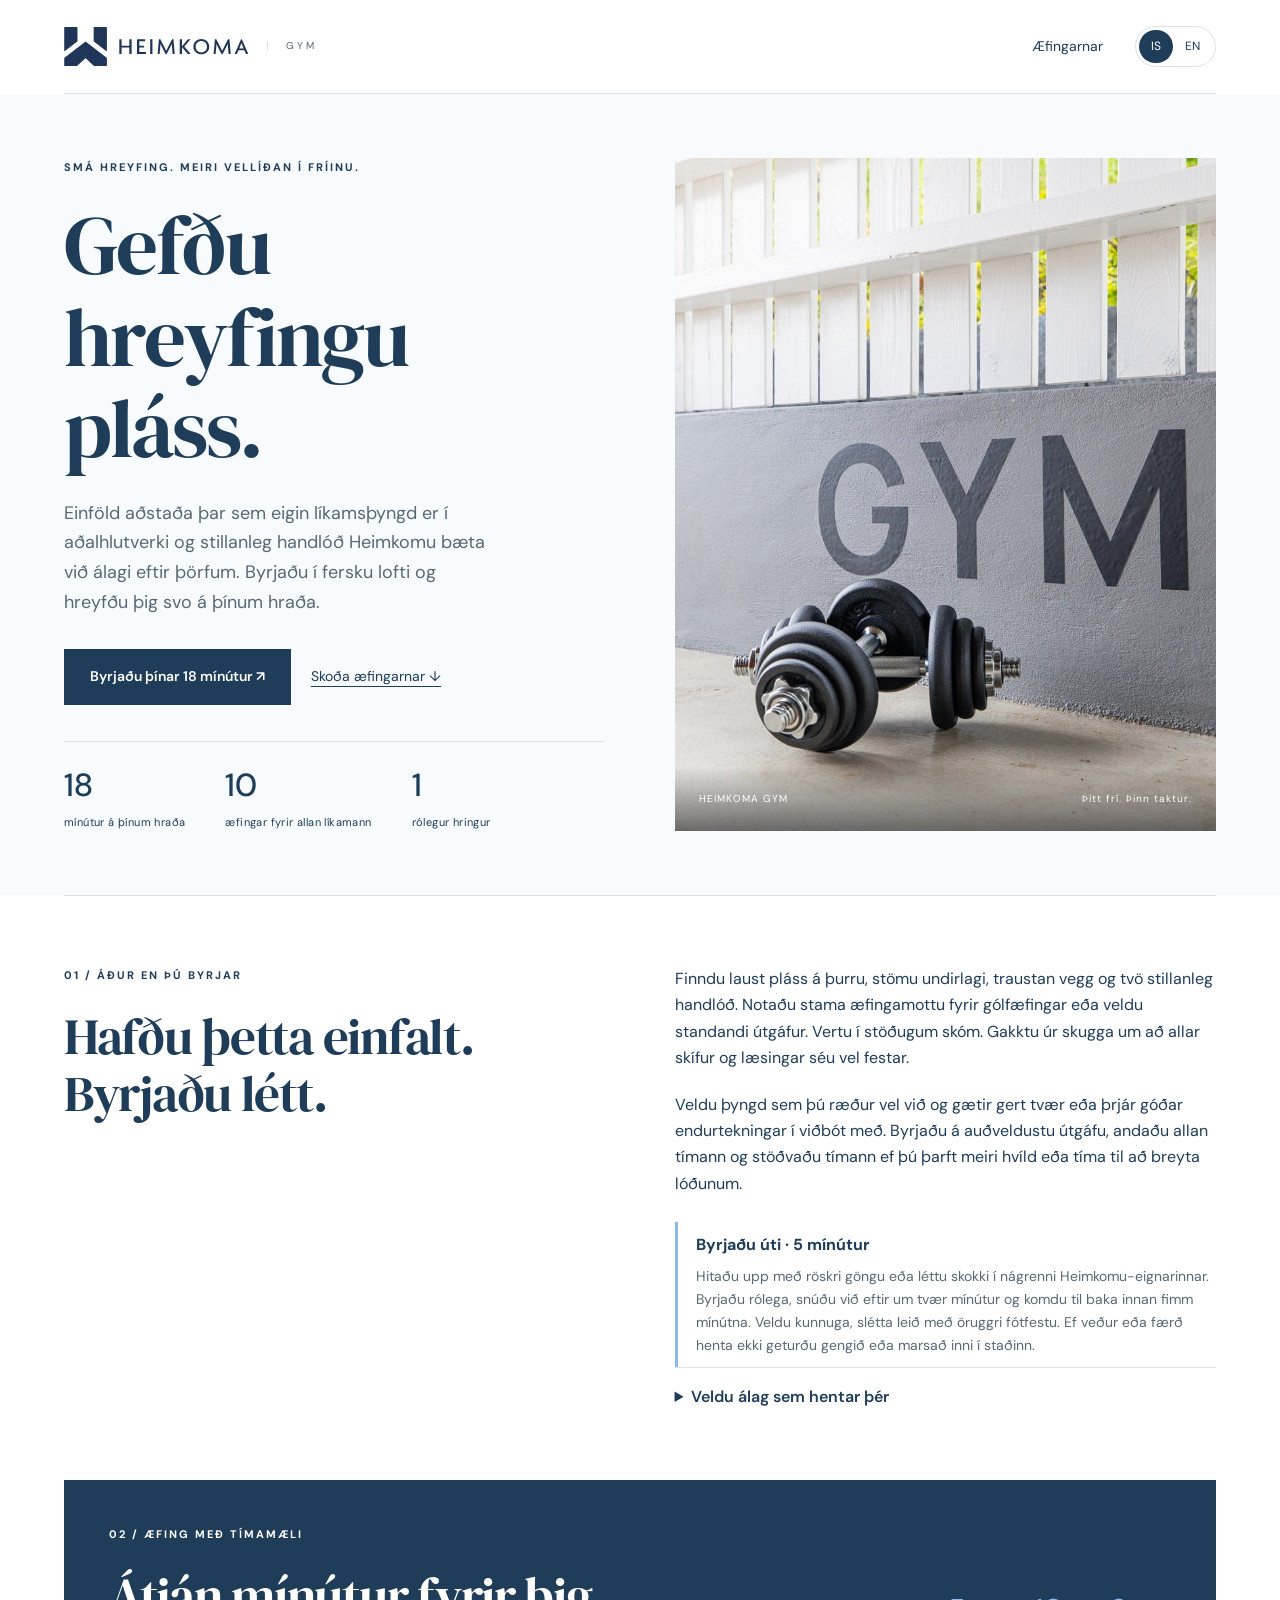
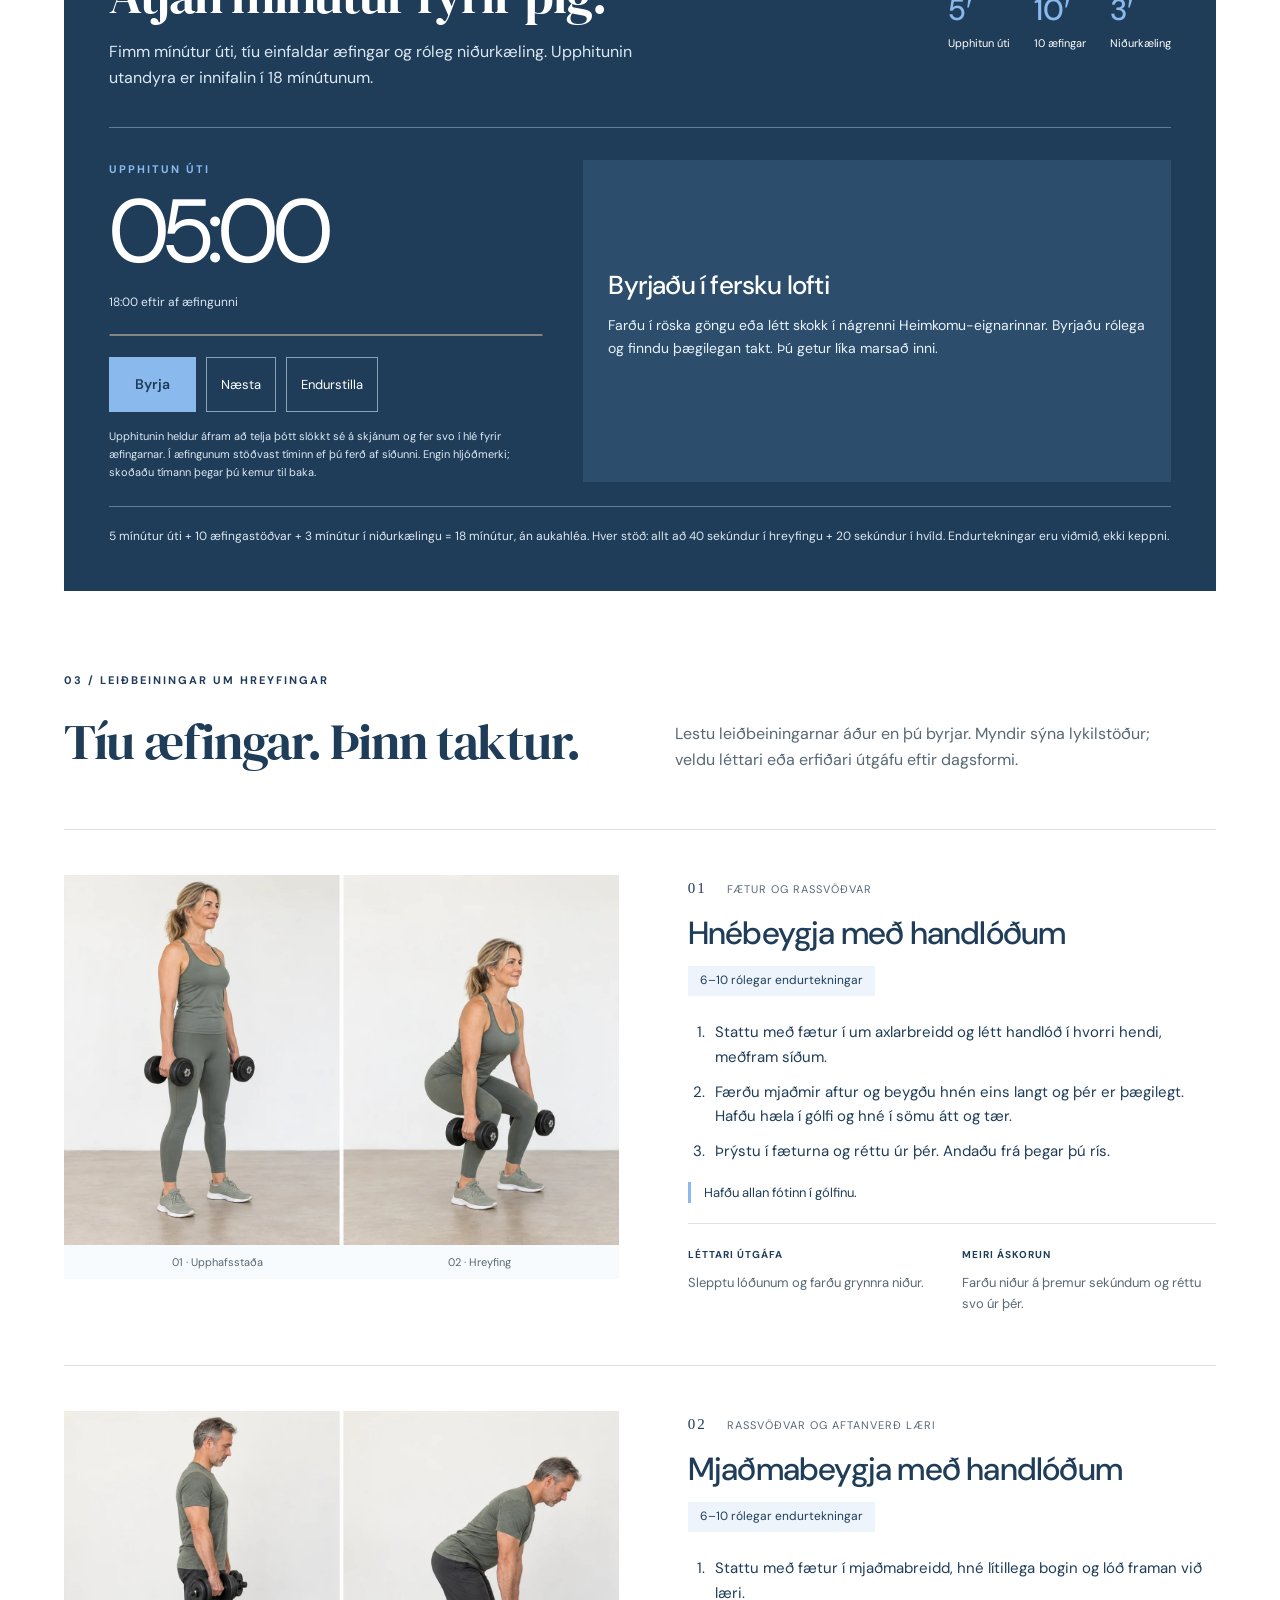
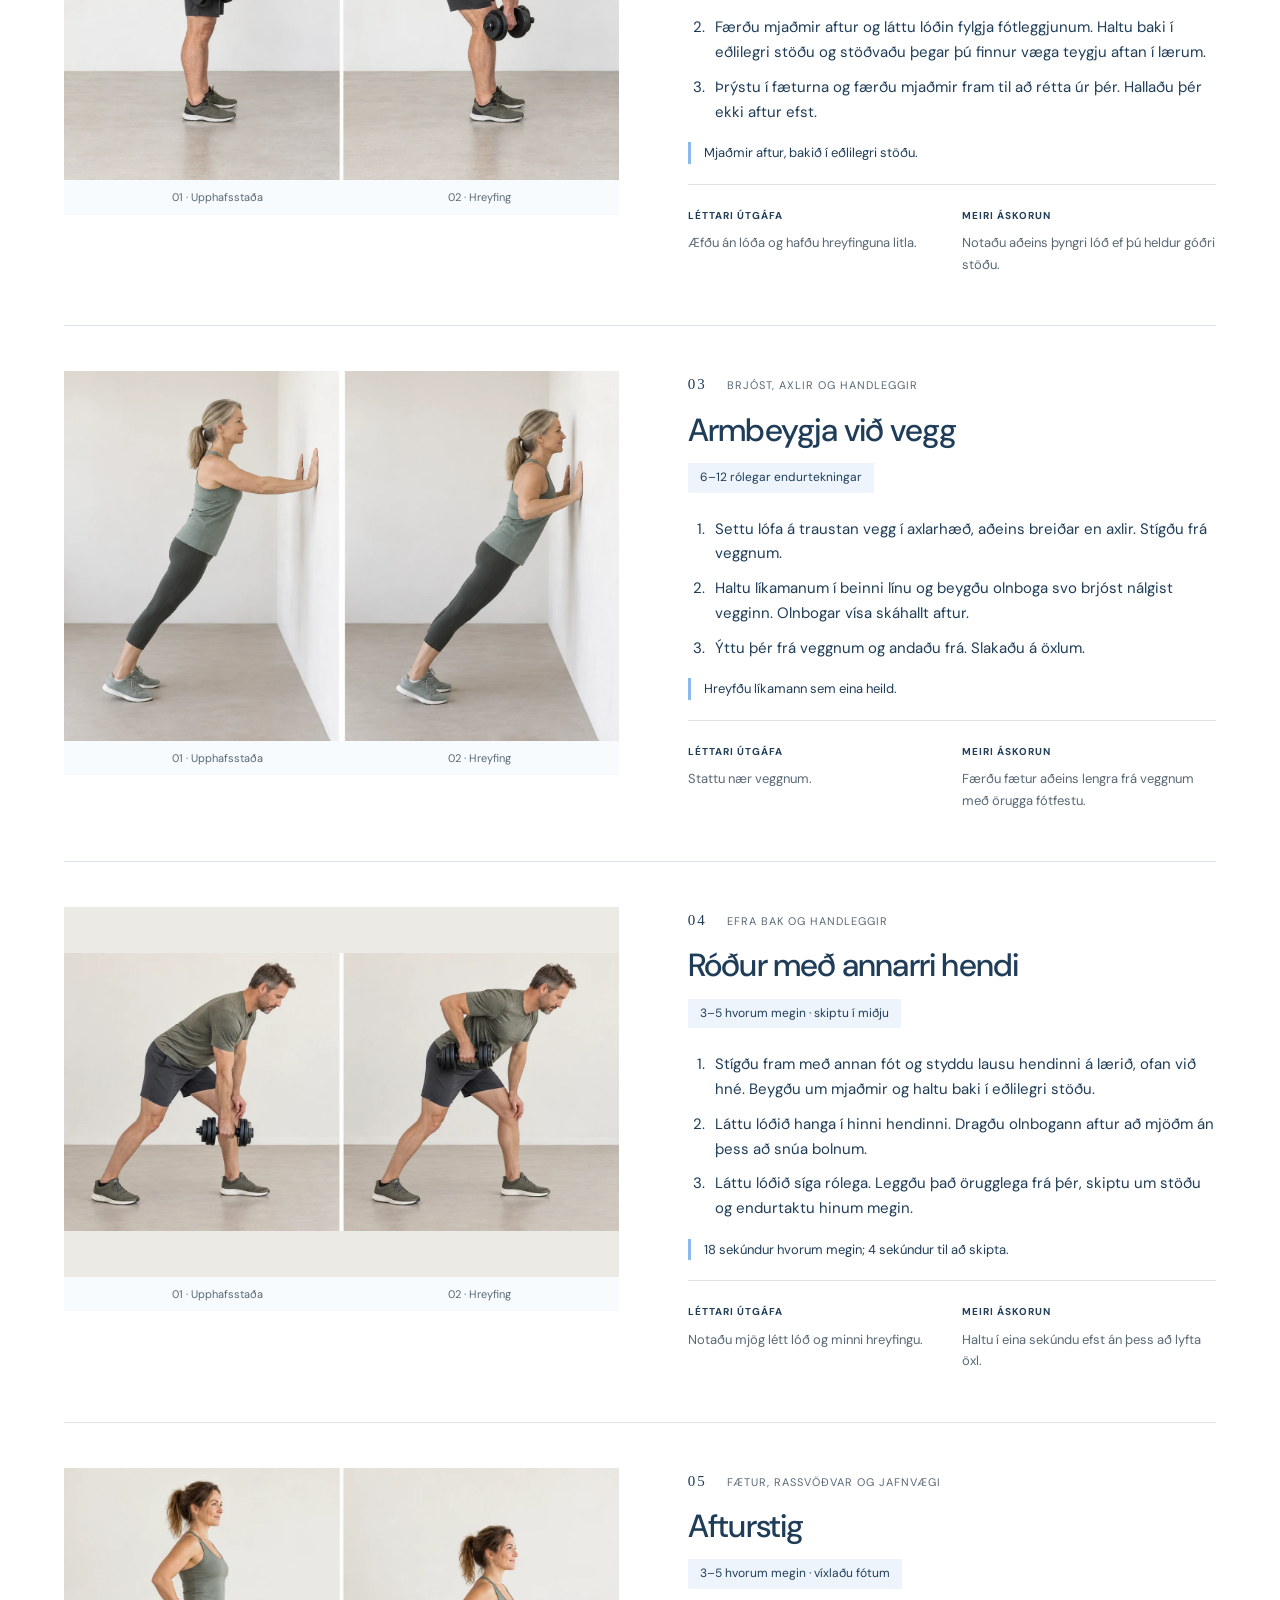
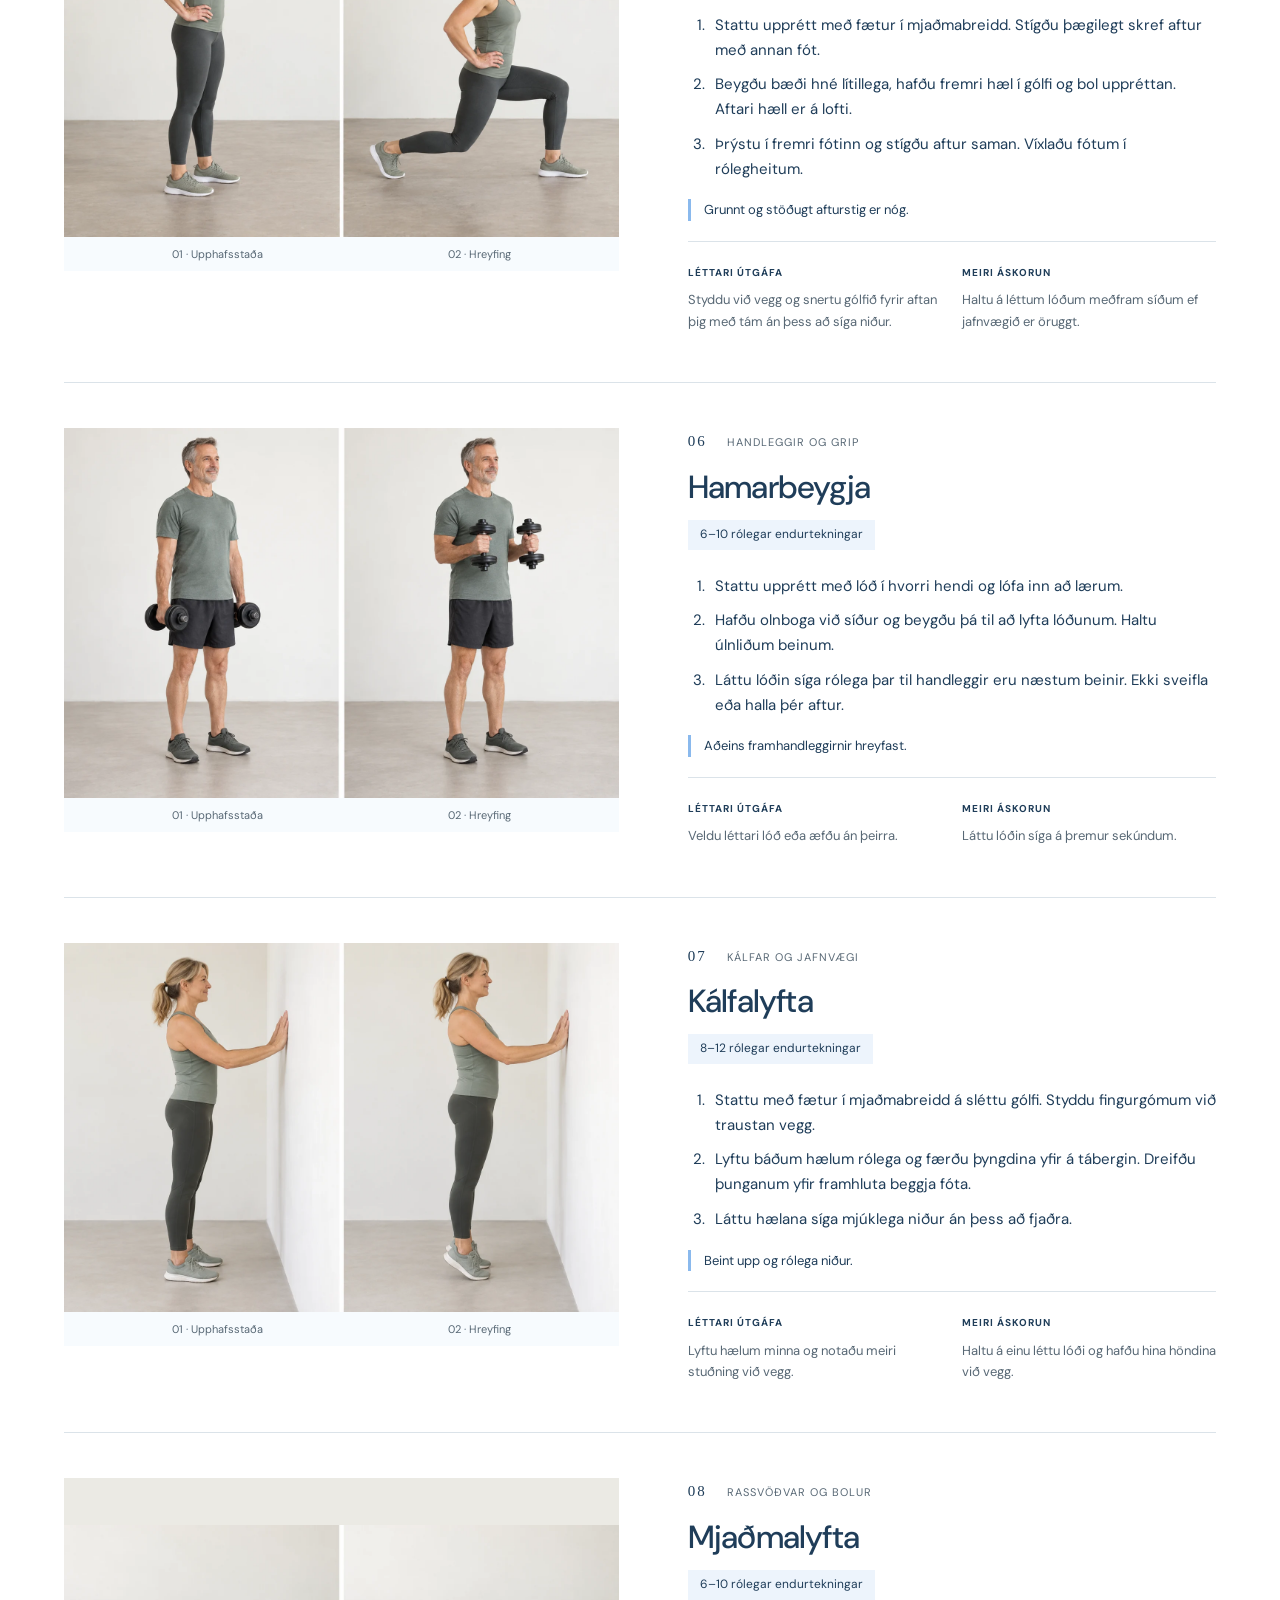
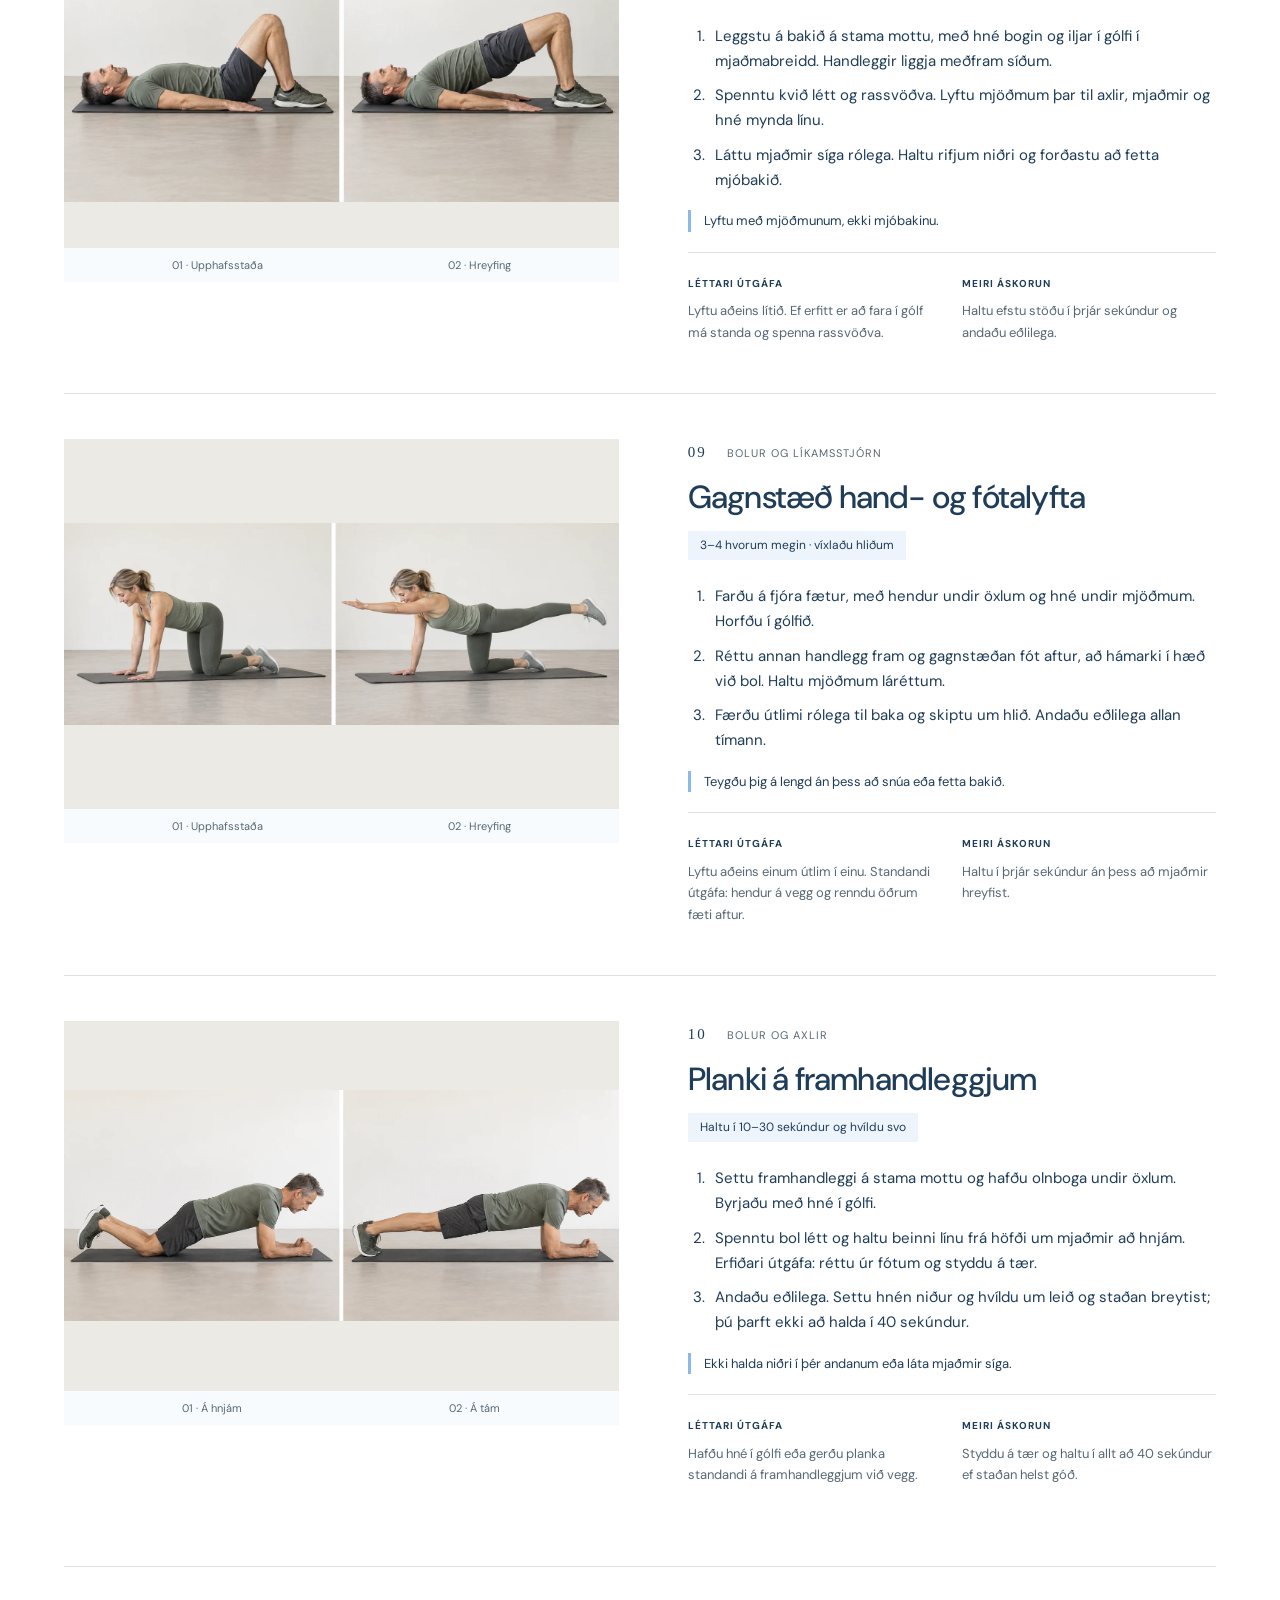
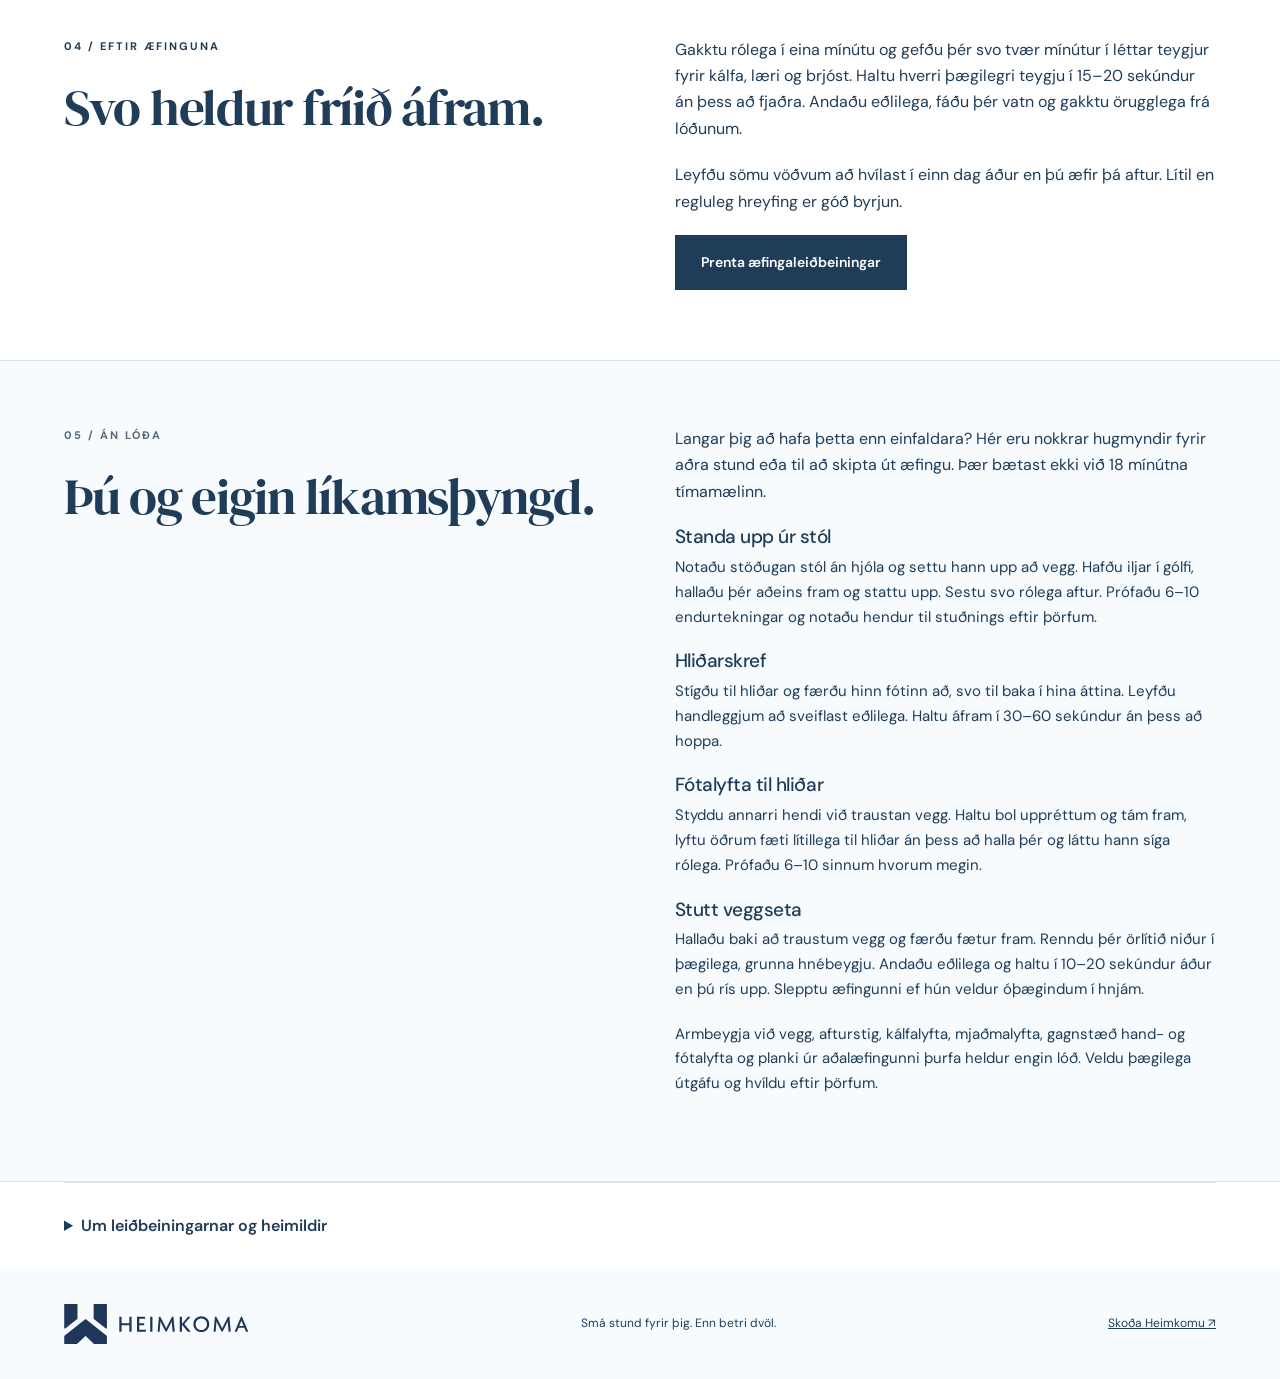
<file: gym/index.html>
<!doctype html>
<html lang="is"><head><meta charset="utf-8"><meta name="viewport" content="width=device-width, initial-scale=1"><meta name="theme-color" content="#1f3d59"><title>Heimkoma Gym — Hreyfing í fríinu</title><meta name="description" content="18 mínútna æfing fyrir gesti Heimkomu. Tíu æfingar með handlóðum og eigin líkamsþyngd. Icelandic and English workout guide."><link rel="stylesheet" href="style.css"><link rel="icon" href="data:image/svg+xml,%3Csvg xmlns='http://www.w3.org/2000/svg' viewBox='0 0 64 64'%3E%3Crect width='64' height='64' rx='14' fill='%231f3d59'/%3E%3Ctext x='15' y='46' font-size='42' fill='%23f6f3eb' font-family='serif'%3EH%3C/text%3E%3C/svg%3E"></head>
<body><a class="skip" href="#exercises">Skip to exercises</a><header><a class="brand" href="https://heimkoma.app/" aria-label="Heimkoma"><img src="assets/logo.svg" alt="Heimkoma" width="185" height="40"><span>GYM</span></a><nav><a href="#exercises" data-t="navExercises"></a><div class="language" aria-label="Language"><button id="is" lang="is">IS</button><button id="en" lang="en">EN</button></div></nav></header>
<main><section class="hero"><div class="hero-copy"><p class="eyebrow" data-t="eyebrow"></p><h1 data-t="headline"></h1><p class="intro" data-t="intro"></p><a class="button" href="#session" data-t="startLink"></a><a class="textlink" href="#exercises" data-t="browse"></a><div class="hero-stats"><span><strong>18</strong><small data-t="minutes"></small></span><span><strong>10</strong><small data-t="moves"></small></span><span><strong>1</strong><small data-t="round"></small></span></div></div><figure class="hero-image"><img src="assets/gym.jpg" alt="Adjustable dumbbells in the Heimkoma gym area" fetchpriority="high"><figcaption><span>HEIMKOMA GYM</span><span data-t="photoNote"></span></figcaption></figure></section>
<section class="setup section"><div><p class="eyebrow">01 / <span data-t="before"></span></p><h2 data-t="setupTitle"></h2></div><div><p data-t="equipment"></p><p data-t="weight"></p><div class="warmup-note"><b data-t="outdoorTitle"></b><p data-t="outdoorBody"></p></div><details><summary data-t="safetyTitle"></summary><p data-t="safety"></p></details></div></section>
<section class="session" id="session"><div class="session-heading"><div><p class="eyebrow">02 / <span data-t="guided"></span></p><h2 data-t="sessionTitle"></h2><p data-t="sessionIntro"></p></div><div class="plan"><span><b>5′</b> <span data-t="warm"></span></span><span><b>10′</b> <span data-t="circuit"></span></span><span><b>3′</b> <span data-t="cool"></span></span></div></div><div class="player"><div class="clock-side"><p id="phase" class="eyebrow"></p><div id="clock" role="timer" aria-label="Time remaining">05:00</div><p id="total"></p><progress id="progress" max="1080" value="0" aria-label="Workout progress"></progress><div class="controls"><button class="button light" id="play"></button><button class="ghost" id="next"></button><button class="ghost" id="reset"></button></div><p class="player-note" data-t="timerNote"></p></div><div class="stage"><img id="stageImage" alt="" hidden><div><p id="stageTitle" aria-live="polite"></p><p id="stageNote"></p><a id="stageLink" href="#exercises"></a></div></div></div><p class="timing" data-t="timing"></p></section>
<section class="section exercise-heading" id="exercises"><div><p class="eyebrow">03 / <span data-t="library"></span></p><h2 data-t="exerciseTitle"></h2></div><p data-t="exerciseIntro"></p></section><div id="cards"></div>
<section class="finish section"><div><p class="eyebrow">04 / <span data-t="after"></span></p><h2 data-t="finishTitle"></h2></div><div><p data-t="finishBody"></p><p data-t="frequency"></p><button class="button" id="print" data-t="print"></button></div></section>
<section class="bodyweight section" id="bodyweight"><div><p class="eyebrow">05 / <span data-t="bodyweightLabel"></span></p><h2 data-t="bodyweightTitle"></h2></div><div class="ideas"><p data-t="bodyweightIntro"></p><h3 data-t="idea1Title"></h3><p data-t="idea1"></p><h3 data-t="idea2Title"></h3><p data-t="idea2"></p><h3 data-t="idea3Title"></h3><p data-t="idea3"></p><h3 data-t="idea4Title"></h3><p data-t="idea4"></p><p data-t="bodyweightEnd"></p></div></section><section class="notes"><details><summary data-t="about"></summary><p data-t="aboutText"></p><p data-t="sourcesText"></p><a href="https://www.mayoclinic.org/healthy-lifestyle/fitness/in-depth/weight-training/art-20045842" target="_blank" rel="noopener">Mayo Clinic · Weight-training technique ↗</a><a href="https://www.nhs.uk/live-well/exercise/strength-exercises/" target="_blank" rel="noopener">NHS · Strength exercises ↗</a></details></section></main>
<footer><a class="brand" href="https://heimkoma.app/"><img src="assets/logo.svg" alt="Heimkoma" width="185" height="40"></a><span data-t="footer"></span><a href="https://heimkoma.app/" data-t="back"></a></footer><noscript><p>This workout guide needs JavaScript to display the exercises and language controls. Please enable it and reload.</p></noscript><script src="exercises.js"></script><script src="app.js"></script></body></html>
</file>
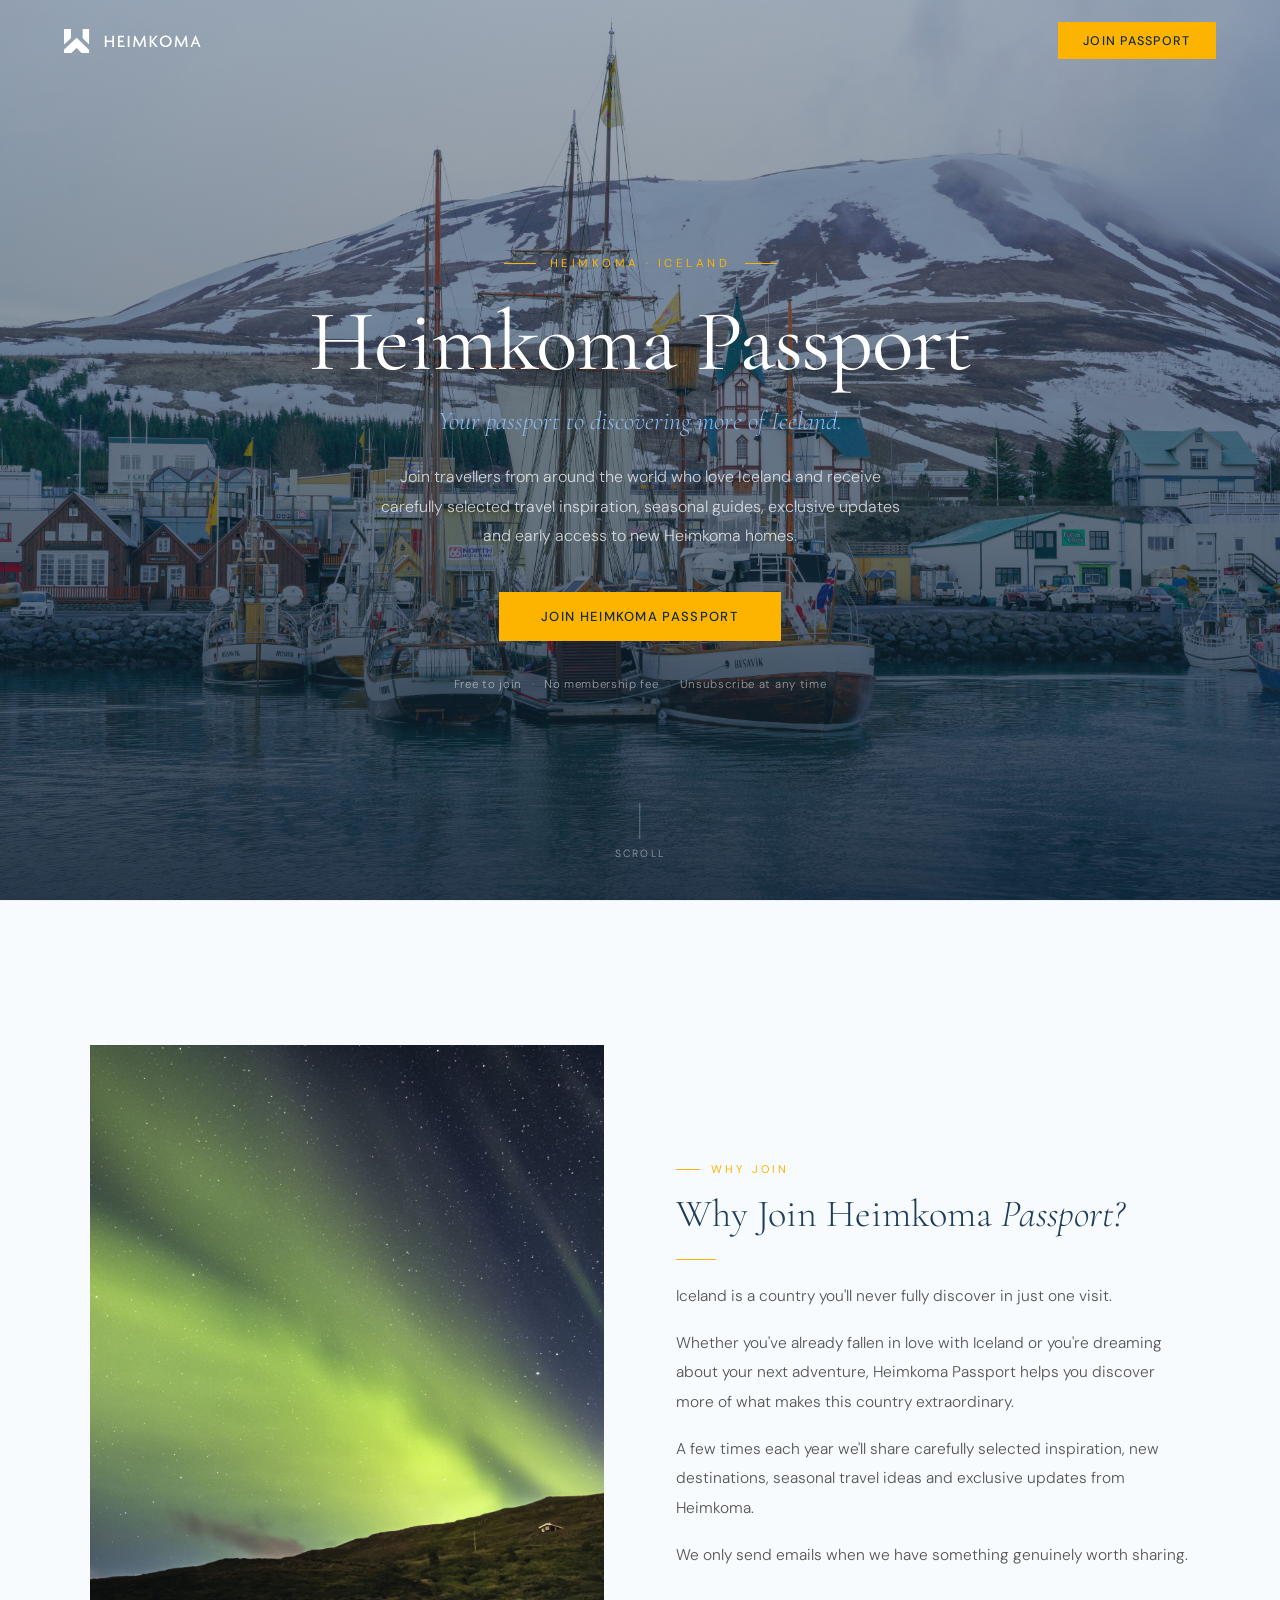
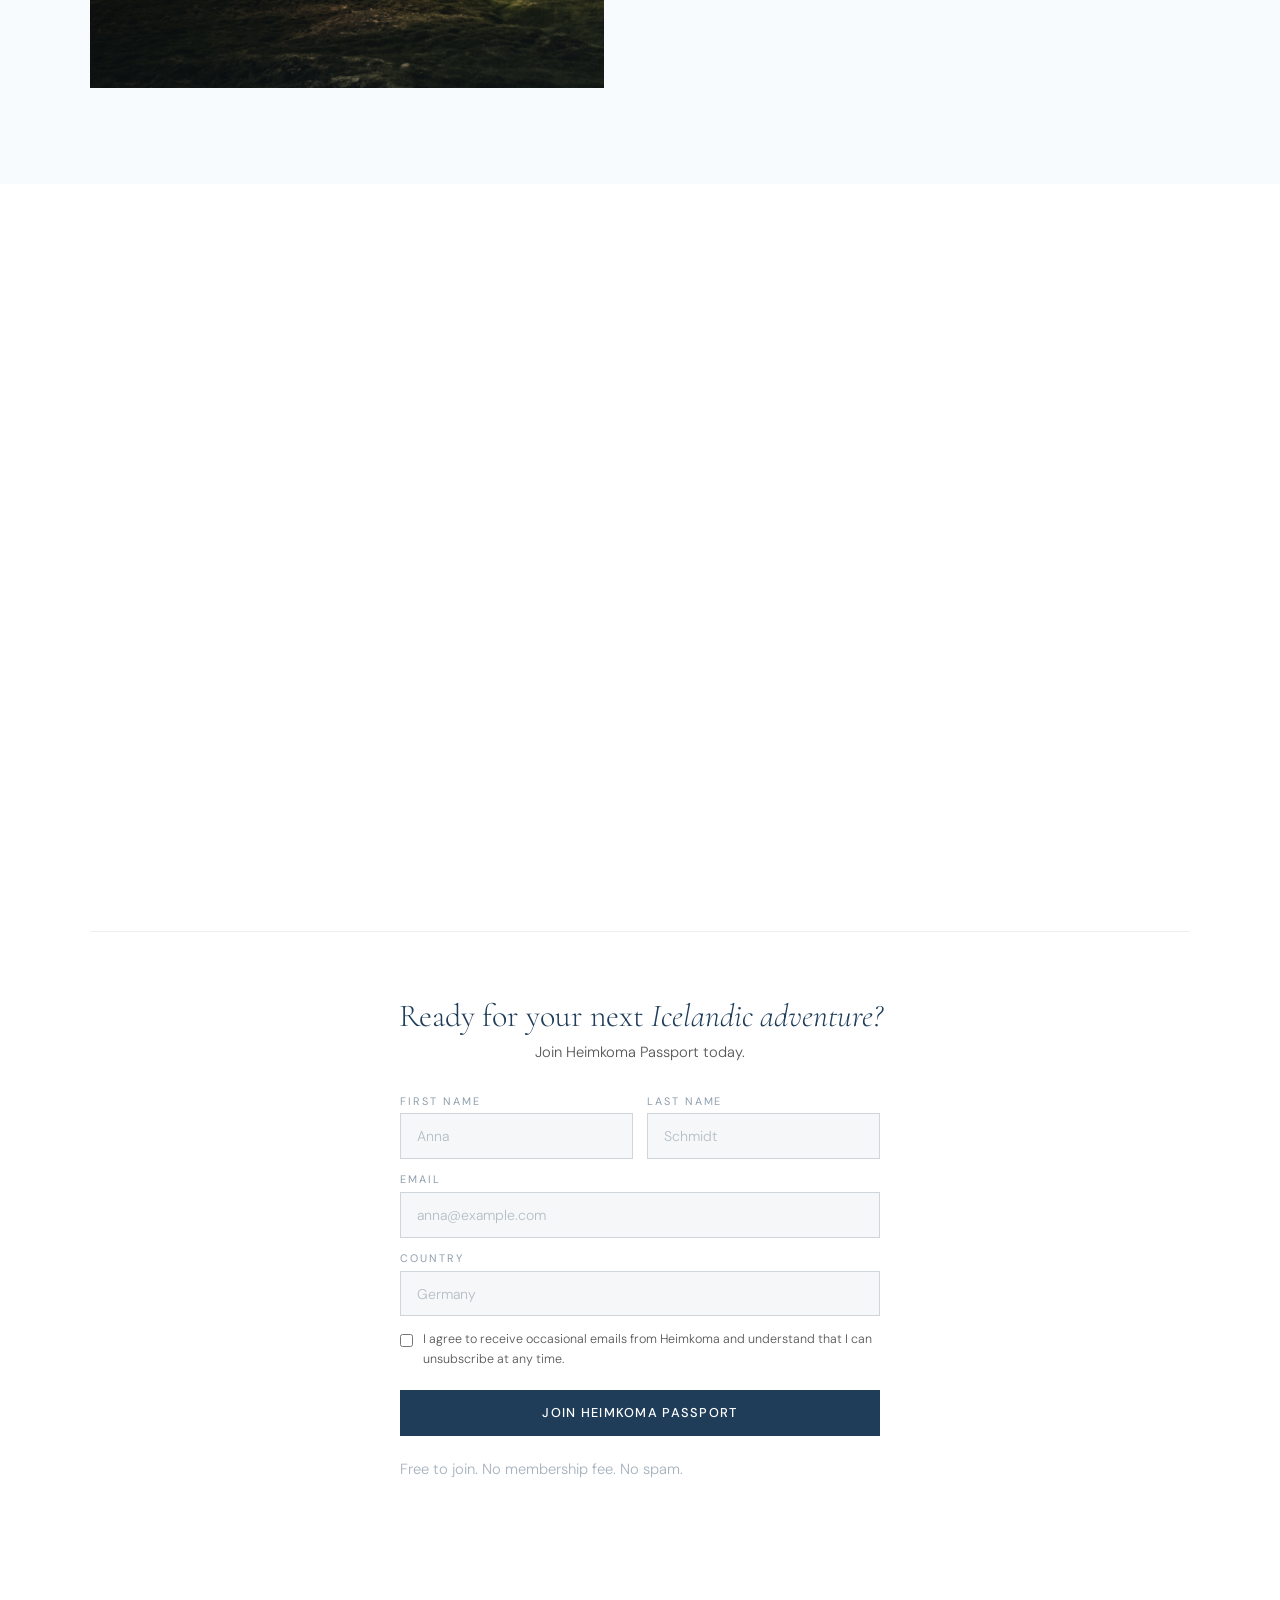
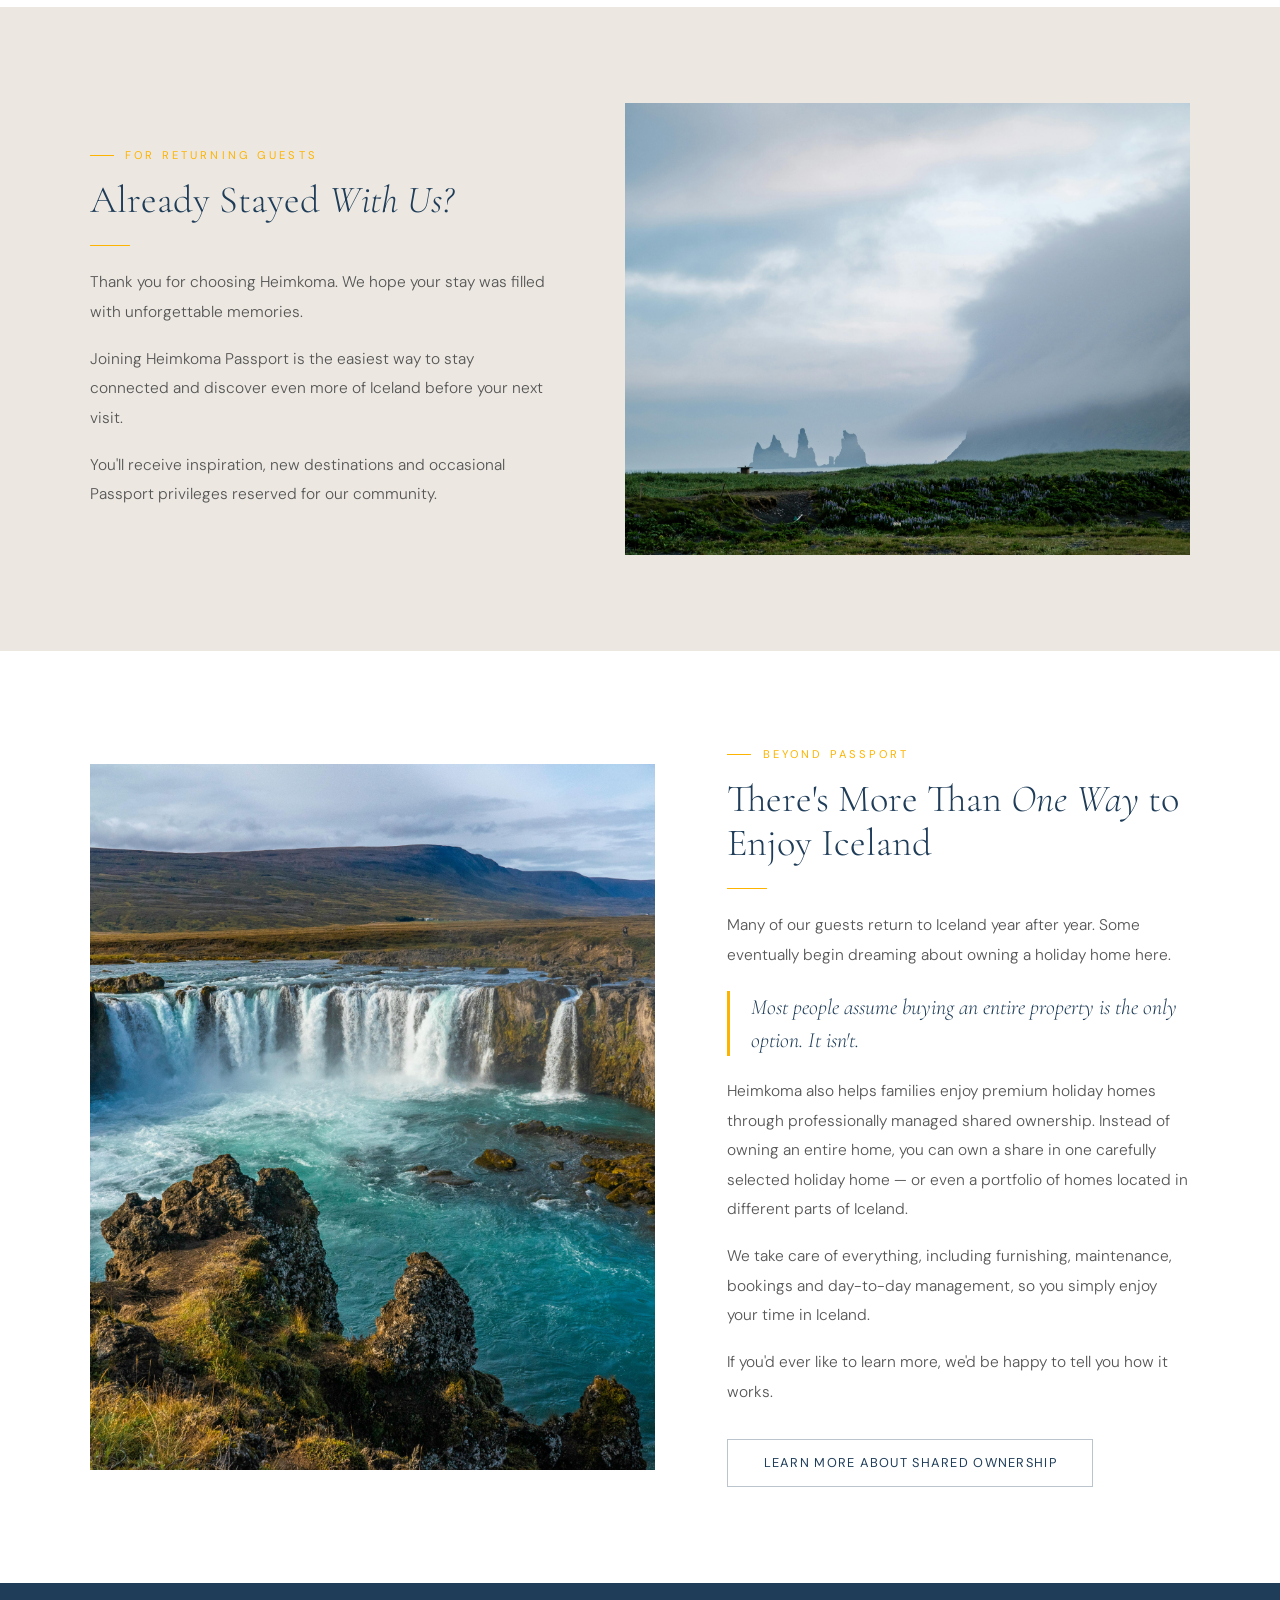
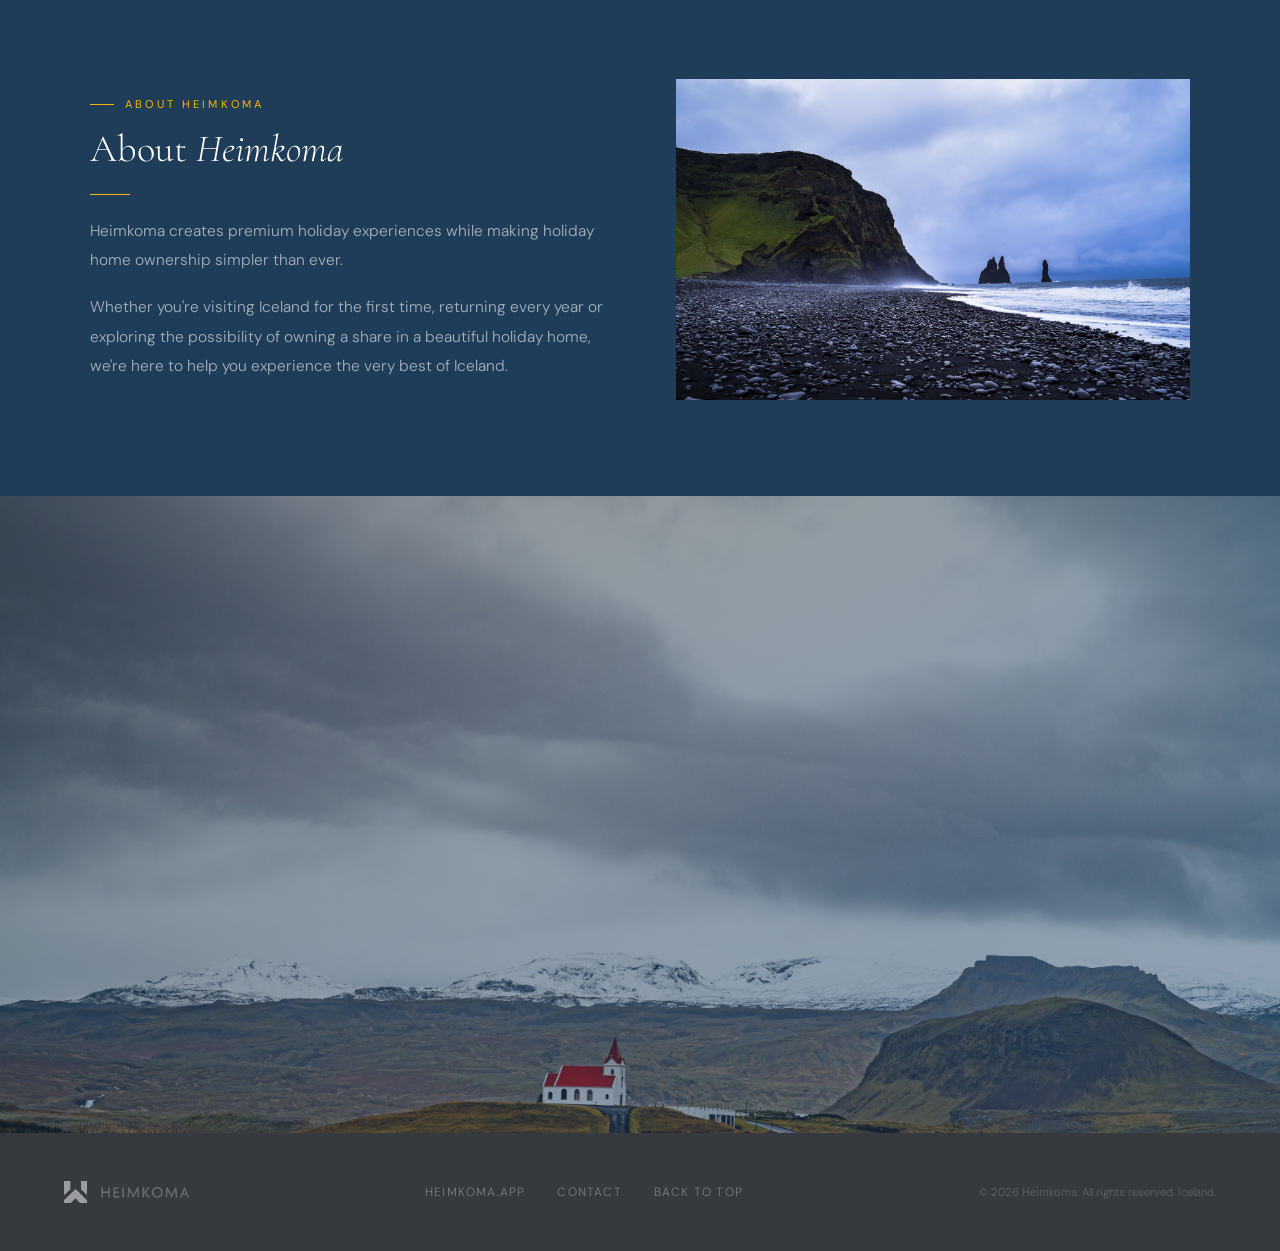
<file: passport/index.html>
<!DOCTYPE html>
<html lang="en">
<head>
<meta charset="UTF-8">
<meta name="viewport" content="width=device-width, initial-scale=1.0">
<title>Heimkoma Passport | Discover More of Iceland</title>
<meta name="description" content="Join Heimkoma Passport and receive travel inspiration, seasonal guides, exclusive updates and early access to new premium holiday homes across Iceland.">
<link rel="canonical" href="https://heimkoma.app/passport">
<meta property="og:title" content="Heimkoma Passport | Discover More of Iceland">
<meta property="og:description" content="Join Heimkoma Passport and receive travel inspiration, seasonal guides, exclusive updates and early access to new premium holiday homes across Iceland.">
<meta property="og:type" content="website">
<link href="https://fonts.googleapis.com/css2?family=Cormorant+Garamond:ital,wght@0,300;0,400;0,600;1,300;1,400&family=DM+Sans:ital,wght@0,300;0,400;0,500;1,300&display=swap" rel="stylesheet">
<style>
  *, *::before, *::after { box-sizing: border-box; margin: 0; padding: 0; }
  :root {
    --navy: #1F3D59; --navy-deep: #152b40; --navy-mid: #2a4f72;
    --sky: #8AB9ED; --sand: #D4CEBE; --sand-light: #ece8e1;
    --charcoal: #36393E; --gold: #FDB400; --gold-light: #fec84b;
    --fog: #F7FBFE; --white: #ffffff; --text-dark: #1a1a1a; --text-mid: #555;
    --serif: 'Cormorant Garamond', Georgia, serif;
    --sans: 'DM Sans', system-ui, sans-serif;
  }
  html { scroll-behavior: smooth; }
  body { font-family: var(--sans); font-weight: 300; color: var(--text-dark); background: var(--white); overflow-x: hidden; -webkit-font-smoothing: antialiased; }

  /* NAV */
  nav { position: fixed; top: 0; left: 0; right: 0; z-index: 100; display: flex; align-items: center; justify-content: space-between; padding: 1.4rem 4rem; transition: background .4s, box-shadow .4s, padding .4s; }
  nav.scrolled { background: rgba(255,255,255,.97); box-shadow: 0 1px 0 rgba(0,0,0,.07); padding: .9rem 4rem; }
  .nav-logo { display: block; text-decoration: none; line-height: 0; }
  .nav-logo .lw { display: block; } .nav-logo .ld { display: none; }
  nav.scrolled .nav-logo .lw { display: none; } nav.scrolled .nav-logo .ld { display: block; }
  .nav-logo svg { height: 24px; width: auto; }
  .nav-cta { background: var(--gold); color: var(--navy-deep); border: none; padding: .65rem 1.6rem; font-family: var(--sans); font-weight: 500; font-size: .78rem; letter-spacing: .1em; text-transform: uppercase; cursor: pointer; text-decoration: none; transition: background .2s; white-space: nowrap; }
  .nav-cta:hover { background: var(--gold-light); }

  /* PHOTOS */
  .ph { position: relative; overflow: hidden; display: flex; align-items: flex-end; background: linear-gradient(150deg,#0d2135 0%,#1F3D59 45%,#3a7090 100%); }
  .ph img { position: absolute; inset: 0; width: 100%; height: 100%; object-fit: cover; display: block; }

  /* HERO */
  #hero { position: relative; min-height: 100vh; display: flex; align-items: center; overflow: hidden; }
  #hero .hero-bg { position: absolute; inset: 0; }
  #hero .hero-scrim { position: absolute; inset: 0; background: linear-gradient(180deg, rgba(13,31,48,.35) 0%, rgba(13,31,48,.55) 60%, rgba(13,31,48,.85) 100%); }
  .hero-inner { position: relative; z-index: 2; width: 100%; max-width: 760px; margin: 0 auto; padding: 9rem 2rem 6rem; text-align: center; }
  .hero-eyebrow { font-size: .72rem; letter-spacing: .3em; text-transform: uppercase; color: var(--gold); margin-bottom: 1.6rem; font-weight: 400; display: flex; align-items: center; justify-content: center; gap: .9rem; }
  .hero-eyebrow::before, .hero-eyebrow::after { content:''; display:block; width:2rem; height:1px; background:var(--gold); }
  h1.hero-headline { font-family: var(--serif); font-weight: 400; font-size: clamp(3rem,7vw,5.4rem); line-height: 1.05; color: var(--white); margin-bottom: 1.1rem; letter-spacing: -.01em; }
  .hero-sub-lead { font-family: var(--serif); font-style: italic; font-weight: 300; font-size: clamp(1.3rem,2vw,1.6rem); color: var(--sky); margin-bottom: 1.6rem; }
  .hero-sub { font-size: 1rem; font-weight: 300; line-height: 1.85; color: rgba(255,255,255,.75); max-width: 520px; margin: 0 auto 2.6rem; }
  .hero-actions { display: flex; justify-content: center; }
  .btn-primary { background: var(--gold); color: var(--navy-deep); padding: 1rem 2.6rem; font-family: var(--sans); font-weight: 500; font-size: .82rem; letter-spacing: .1em; text-transform: uppercase; border: none; cursor: pointer; text-decoration: none; display: inline-block; transition: background .2s, transform .15s; }
  .btn-primary:hover { background: var(--gold-light); transform: translateY(-1px); }
  .btn-outline { background: transparent; color: var(--navy); padding: .9rem 2.2rem; font-family: var(--sans); font-weight: 400; font-size: .8rem; letter-spacing: .1em; text-transform: uppercase; border: 1px solid rgba(31,61,89,.3); cursor: pointer; text-decoration: none; display: inline-block; transition: all .2s; }
  .btn-outline:hover { border-color: var(--navy); background: rgba(31,61,89,.05); }
  .hero-fine { margin-top: 2.2rem; font-size: .72rem; letter-spacing: .06em; color: rgba(255,255,255,.55); display: flex; gap: .6rem; justify-content: center; flex-wrap: wrap; }
  .hero-fine span:not(:last-child)::after { content: '·'; margin-left: .6rem; color: rgba(255,255,255,.3); }
  .hero-scroll { position: absolute; bottom: 2.5rem; left: 50%; transform: translateX(-50%); z-index: 2; display: flex; flex-direction: column; align-items: center; gap: .5rem; color: rgba(255,255,255,.5); font-size: .65rem; letter-spacing: .2em; text-transform: uppercase; }
  .scroll-line { width: 1px; height: 36px; background: rgba(255,255,255,.3); animation: pulse 2s ease-in-out infinite; }
  @keyframes pulse { 0%,100%{opacity:.2}50%{opacity:.7} }

  section { padding: 6rem 4rem; }
  .si { max-width: 1100px; margin: 0 auto; }
  .eyebrow { font-size: .7rem; letter-spacing: .28em; text-transform: uppercase; color: var(--gold); font-weight: 400; margin-bottom: 1rem; display: flex; align-items: center; gap: .7rem; }
  .eyebrow::before { content:''; display:block; width:1.5rem; height:1px; background:var(--gold); }
  h2.st { font-family: var(--serif); font-weight: 300; font-size: clamp(1.9rem,3vw,2.9rem); line-height: 1.15; color: var(--navy); margin-bottom: 1.2rem; }
  h2.st em { font-style: italic; }
  .sb { font-size: .97rem; font-weight: 300; line-height: 1.9; color: var(--text-mid); max-width: 560px; }
  .sb + .sb { margin-top: 1.1rem; }
  .dv { width: 2.5rem; height: 1px; background: var(--gold); margin: 1.4rem 0; }
  .fu { opacity:0; transform:translateY(22px); transition:opacity .7s ease,transform .7s ease; }
  .fu.vis { opacity:1; transform:none; }

  /* WHY JOIN */
  #why { background: var(--fog); border-top: 1px solid rgba(31,61,89,.06); }
  .why-grid { display: grid; grid-template-columns: 1fr 1fr; gap: 4.5rem; align-items: center; margin-top: 3rem; }
  .why-grid .ph { aspect-ratio: 4/5; }

  /* BENEFIT CARDS */
  #receive { background: var(--white); }
  .bene-grid { display:grid; grid-template-columns:repeat(3,1fr); gap:1px; background:rgba(31,61,89,.08); margin-top:3.5rem; }
  .bene-item { background:var(--white); padding:2.2rem 2rem; transition:background .3s; }
  .bene-item:hover { background:var(--fog); }
  .bene-ic { width:44px; height:44px; background:rgba(253,180,0,.10); display:flex; align-items:center; justify-content:center; margin-bottom:1.2rem; }
  .bene-ic svg { width:20px; height:20px; stroke:var(--gold); fill:none; stroke-width:1.5; }
  .bene-t { font-family:var(--serif); font-size:1.2rem; font-weight:400; color:var(--navy); margin-bottom:.6rem; }
  .bene-x { font-size:.85rem; font-weight:300; line-height:1.8; color:var(--text-mid); }
  .mid-cta { text-align: center; margin-top: 4rem; padding-top: 4rem; border-top: 1px solid rgba(31,61,89,.08); }
  .mid-cta h3 { font-family: var(--serif); font-weight: 300; font-size: clamp(1.6rem,2.5vw,2.2rem); color: var(--navy); margin-bottom: .4rem; }
  .mid-cta h3 em { font-style: italic; }
  .mid-cta p { font-size: .92rem; color: var(--text-mid); margin-bottom: 2rem; }

  /* RETURNING VISITORS */
  #returning { background: var(--sand-light); }
  .ret-grid { display: grid; grid-template-columns: .9fr 1.1fr; gap: 4.5rem; align-items: center; }
  .ret-grid .ph { aspect-ratio: 5/4; }

  /* DISCOVER MORE */
  #discover { background: var(--white); }
  .disc-grid { display: grid; grid-template-columns: 1.1fr .9fr; gap: 4.5rem; align-items: center; }
  .disc-grid .ph { aspect-ratio: 4/5; }
  blockquote.cq { font-family:var(--serif); font-size:clamp(1.2rem,1.7vw,1.5rem); font-weight:300; font-style:italic; color:var(--navy); line-height:1.5; border-left:3px solid var(--gold); padding-left:1.3rem; margin: 1.3rem 0; }

  /* ABOUT */
  #about { background: var(--navy); }
  #about .eyebrow { color: var(--gold); }
  #about h2.st { color: var(--white); }
  #about .sb { color: rgba(255,255,255,.6); }
  .about-grid { display: grid; grid-template-columns: 1fr 1fr; gap: 4.5rem; align-items: center; }
  .about-grid .ph { aspect-ratio: 16/10; }

  /* FINAL CTA / FORM */
  #cta { background:linear-gradient(150deg,#0d1f30 0%,#1F3D59 55%,#2a4f72 100%); padding:7rem 4rem; position:relative; overflow:hidden; }
  #cta::before { content:''; position:absolute; inset:0; background:radial-gradient(ellipse 70% 60% at 50% -10%,rgba(253,180,0,.09) 0%,transparent 70%); }
  .cta-inner { position:relative; z-index:1; max-width:980px; margin:0 auto; display:grid; grid-template-columns:1fr 1fr; gap:5rem; align-items:start; }
  .cta-ey { font-size:.7rem; letter-spacing:.28em; text-transform:uppercase; color:var(--gold); margin-bottom:1rem; display:flex; align-items:center; gap:.7rem; }
  .cta-ey::before { content:''; display:block; width:1.5rem; height:1px; background:var(--gold); }
  h2.cta-h { font-family:var(--serif); font-size:clamp(2rem,3.5vw,3.1rem); font-weight:300; font-style:italic; color:var(--white); line-height:1.15; margin-bottom:1.2rem; }
  .cta-sub { font-size:.92rem; font-weight:300; color:rgba(255,255,255,.6); line-height:1.85; margin-bottom:1.5rem; }
  .form-hdg { font-size:.68rem; letter-spacing:.2em; text-transform:uppercase; color:rgba(255,255,255,.4); margin-bottom:1.2rem; }

  /* HubSpot overrides */
  .hsw .hs-form fieldset { max-width:100% !important; }
  .hsw .hs-form .hs-input { width:100% !important; background:rgba(255,255,255,.08) !important; border:1px solid rgba(255,255,255,.2) !important; color:#fff !important; font-family:var(--sans) !important; font-size:.88rem !important; font-weight:300 !important; padding:.8rem 1rem !important; border-radius:0 !important; box-shadow:none !important; outline:none !important; }
  .hsw .hs-form .hs-input:focus { border-color:rgba(255,255,255,.5) !important; background:rgba(255,255,255,.13) !important; }
  .hsw .hs-form .hs-input option { background:var(--navy-deep); color:#fff; }
  .hsw .hs-form label { font-family:var(--sans) !important; font-size:.7rem !important; letter-spacing:.15em !important; text-transform:uppercase !important; font-weight:400 !important; color:rgba(255,255,255,.45) !important; margin-bottom:.4rem !important; display:block !important; }
  .hsw .hs-form .hs-form-field { margin-bottom:1rem !important; }
  .hsw .hs-form .hs-form-booleancheckbox-display { display:flex !important; align-items:flex-start !important; gap:.6rem !important; font-size:.78rem !important; font-weight:300 !important; letter-spacing:0 !important; text-transform:none !important; color:rgba(255,255,255,.55) !important; }
  .hsw .hs-form .hs-form-booleancheckbox-display input { margin-top:.25rem !important; }
  .hsw .hs-form .hs-button { background:var(--gold) !important; color:var(--navy-deep) !important; border:none !important; border-radius:0 !important; font-family:var(--sans) !important; font-size:.8rem !important; font-weight:500 !important; letter-spacing:.1em !important; text-transform:uppercase !important; padding:.9rem 2rem !important; cursor:pointer !important; width:100% !important; transition:background .2s !important; margin-top:.4rem !important; }
  .hsw .hs-form .hs-button:hover { background:var(--gold-light) !important; }
  .hsw .hs-form .hs-error-msgs { list-style:none !important; }
  .hsw .hs-form .hs-error-msgs li label { color:#f9a8a8 !important; font-size:.72rem !important; letter-spacing:.05em !important; text-transform:none !important; }
  .hsw .submitted-message { font-family:var(--serif) !important; font-size:1.3rem !important; font-weight:300 !important; color:var(--gold) !important; line-height:1.6 !important; }

  /* Light HubSpot variant (for section on white/sand background) */
  .hsw.hsw-light .hs-form .hs-input { background:rgba(31,61,89,.04) !important; border:1px solid rgba(31,61,89,.18) !important; color:var(--text-dark) !important; }
  .hsw.hsw-light .hs-form .hs-input:focus { border-color:var(--navy) !important; background:rgba(31,61,89,.07) !important; }
  .hsw.hsw-light .hs-form label { color:rgba(31,61,89,.5) !important; }
  .hsw.hsw-light .hs-form .hs-form-booleancheckbox-display { color:var(--text-mid) !important; }
  .hsw.hsw-light .hs-form .hs-button { background:var(--navy) !important; color:#fff !important; }
  .hsw.hsw-light .hs-form .hs-button:hover { background:var(--navy-mid) !important; }
  .hsw.hsw-light .submitted-message { color:var(--navy) !important; }

  /* Fallback form */
  .fb-form { display:flex; flex-direction:column; gap:.85rem; }
  .fb-field { display:flex; flex-direction:column; gap:.35rem; }
  .fb-label { font-size:.68rem; letter-spacing:.18em; text-transform:uppercase; color:rgba(255,255,255,.4); font-weight:400; }
  .fb-input, .fb-select { background:rgba(255,255,255,.08); border:1px solid rgba(255,255,255,.2); color:var(--white); font-family:var(--sans); font-size:.88rem; font-weight:300; padding:.8rem 1rem; outline:none; appearance:none; width:100%; transition:border-color .2s,background .2s; }
  .fb-input:focus, .fb-select:focus { border-color:rgba(255,255,255,.5); background:rgba(255,255,255,.12); }
  .fb-input::placeholder { color:rgba(255,255,255,.25); }
  .fb-select option { background:#152b40; color:var(--white); }
  .fb-grid { display:grid; grid-template-columns:1fr 1fr; gap:.85rem; }
  .fb-consent { display:flex; align-items:flex-start; gap:.6rem; font-size:.78rem; font-weight:300; line-height:1.6; color:rgba(255,255,255,.55); }
  .fb-consent input { margin-top:.25rem; flex-shrink:0; }
  .fb-submit { background:var(--gold); color:var(--navy-deep); border:none; font-family:var(--sans); font-size:.8rem; font-weight:500; letter-spacing:.1em; text-transform:uppercase; padding:.9rem; cursor:pointer; margin-top:.4rem; transition:background .2s; width:100%; }
  .fb-submit:hover { background:var(--gold-light); }
  .fb-note { font-size:.72rem; color:rgba(255,255,255,.3); margin-top:.6rem; font-weight:300; }
  .fb-success { display:none; font-family:var(--serif); font-size:1.3rem; font-weight:300; color:var(--gold); line-height:1.6; }

  /* Light fallback (mid-page form on white bg) */
  .hsw-light .fb-label { color:rgba(31,61,89,.5); }
  .hsw-light .fb-input, .hsw-light .fb-select { background:rgba(31,61,89,.04); border:1px solid rgba(31,61,89,.18); color:var(--text-dark); }
  .hsw-light .fb-input::placeholder { color:rgba(31,61,89,.3); }
  .hsw-light .fb-consent { color:var(--text-mid); }
  .hsw-light .fb-submit { background:var(--navy); color:#fff; }
  .hsw-light .fb-submit:hover { background:var(--navy-mid); }
  .hsw-light .fb-note { color:rgba(31,61,89,.4); }
  .hsw-light .fb-success { color:var(--navy); }

  footer { background:var(--charcoal); padding:3rem 4rem; display:flex; justify-content:space-between; align-items:center; flex-wrap:wrap; gap:1.5rem; }
  .footer-logo svg { height:22px; width:auto; opacity:.55; }
  .footer-links { display:flex; gap:2rem; }
  .footer-links a { font-size:.75rem; font-weight:300; letter-spacing:.1em; text-transform:uppercase; color:rgba(255,255,255,.35); text-decoration:none; transition:color .2s; }
  .footer-links a:hover { color:rgba(255,255,255,.7); }
  .footer-legal { font-size:.7rem; color:rgba(255,255,255,.22); font-weight:300; }

  @media (max-width:960px) {
    nav { padding:1rem 1.5rem; } nav.scrolled { padding:.75rem 1.5rem; }
    section { padding:4rem 1.5rem; }
    .hero-inner { padding:7rem 1.5rem 4rem; }
    .why-grid, .ret-grid, .disc-grid, .about-grid, .cta-inner { grid-template-columns:1fr; gap:2.5rem; }
    .ret-grid { direction: ltr; }
    .bene-grid { grid-template-columns:1fr 1fr; }
    #cta { padding:4.5rem 1.5rem; }
    footer { flex-direction:column; align-items:flex-start; padding:2.5rem 1.5rem; }
  }
  @media (max-width:600px) {
    .bene-grid, .fb-grid { grid-template-columns:1fr; }
    .hero-fine { flex-direction: column; gap: .3rem; }
    .hero-fine span::after { display: none; }
  }
</style>
</head>
<body id="top">

<nav id="main-nav">
  <a href="#top" class="nav-logo">
    <svg class="lw" viewBox="0 0 1252 220" fill="none" xmlns="http://www.w3.org/2000/svg">
      <g clip-path="url(#c1)"><path d="M60.5 0H3.8C1.8 0 .2 1.6.2 3.6v131.6c0 3.1 3.8 4.7 6.1 2.6L62.8 85.4c.7-.7 1.1-1.6 1.1-2.6L64.1 3.6C64.1 1.6 62.5 0 60.5 0z" fill="#fff"/><path d="M174.3 0h54c2 0 3.6 1.6 3.6 3.6V135c0 3.1-3.8 4.7-6.1 2.5L172 85.4c-.7-.7-1.1-1.6-1.1-2.5l-.2-79.3c0-2-1.6-3.6-3.6-3.6z" fill="#fff"/><path d="M113.3 83.4L1.2 188.9c-.8.7-1.2 1.7-1.2 2.7v23.6C0 217.3 1.7 219 3.8 219h63.4c1 0 2-.4 2.7-1.1l42.4-42c1.5-1.5 3.9-1.5 5.4 0l43.4 43c.7.7 1.7 1.1 2.7 1.1h64.3c2.1 0 3.8-1.7 3.8-3.8v-21.5c0-1-.4-2-1.2-2.7L118.6 83.4c-1.5-1.4-3.8-1.4-5.3 0z" fill="#fff"/></g>
      <path d="M1252 164h-15.7l-11-26.4h-39.7l-11 26.4h-15.2l43.5-103.5h5.6L1252 164zm-32-38.7-10.1-25c-1.4-3.4-3-8.2-4.3-12.5h-.3c-1.1 4.3-2.9 9.1-4.3 12.5l-10.1 25z" fill="#fff"/>
      <path d="M1132.9 164h-14.7l-4.2-46.1c-.6-6.9-1.3-15.7-1.6-23.2h-.3c-3.2 7.2-8.2 17.1-11.6 23.6L1076.9 165h-5.7l-24-46.4c-3.5-6.7-7.8-15.8-11.3-23.3h-.3c-.3 7.8-1.1 16.8-1.6 22.8L1029.9 164H1016l8.8-102.1h9.6l27.2 52.5c4 7.8 9.5 18.4 12.8 26.2h.3c3.2-7.8 8.2-17.7 12.5-26.2l26.9-52.5h9.6z" fill="#fff"/>
      <path d="M986.7 112.8c0 33.1-26.9 53.1-54.1 53.1s-54.1-20-54.1-53.1c0-32.8 26.9-53 54.1-53s54.1 20.2 54.1 53zm-15.7.3c0-25.3-19.8-39.5-38.4-39.5-18.9 0-38.4 14.2-38.4 39.5s19.5 39.7 38.4 39.7c18.6 0 38.4-14.4 38.4-39.7z" fill="#fff"/>
      <path d="M860.3 164h-20l-39-47.8h-.2V164h-15.5V61.9h15.5v48.2h.2l40.1-48.2h17.4l-42 49.8z" fill="#fff"/>
      <path d="M751.9 164h-14.7l-4.2-46.1c-.6-6.9-1.2-15.7-1.5-23.2h-.3c-3.2 7.2-8.2 17.1-11.5 23.6L695.9 165h-5.8l-24-46.4c-3.5-6.7-7.8-15.8-11.3-23.3h-.3c-.3 7.8-1.1 16.8-1.6 22.8L648.9 164H635l8.8-102.1h9.6l27.2 52.5c4 7.8 9.5 18.4 12.8 26.2h.3c3.2-7.8 8.2-17.7 12.5-26.2l26.9-52.5h9.6z" fill="#fff"/>
      <path d="M599.9 164h-15.5V61.9h15.5zM555.6 164h-60.7V61.9H550v13.3h-39.5v30.9h33.1v13.3h-33.1v31.3h45.1zM458.1 164h-15.5v-44.6h-52.7V164h-15.5V61.9h15.5v44.2h52.7V61.9h15.5z" fill="#fff"/>
      <defs><clipPath id="c1"><rect width="232" height="220" fill="#fff"/></clipPath></defs>
    </svg>
    <svg class="ld" viewBox="0 0 1252 220" fill="none" xmlns="http://www.w3.org/2000/svg">
      <g clip-path="url(#c2)"><path d="M60.5 0H3.8C1.8 0 .2 1.6.2 3.6v131.6c0 3.1 3.8 4.7 6.1 2.6L62.8 85.4c.7-.7 1.1-1.6 1.1-2.6L64.1 3.6C64.1 1.6 62.5 0 60.5 0z" fill="#1F3D59"/><path d="M174.3 0h54c2 0 3.6 1.6 3.6 3.6V135c0 3.1-3.8 4.7-6.1 2.5L172 85.4c-.7-.7-1.1-1.6-1.1-2.5l-.2-79.3c0-2-1.6-3.6-3.6-3.6z" fill="#1F3D59"/><path d="M113.3 83.4L1.2 188.9c-.8.7-1.2 1.7-1.2 2.7v23.6C0 217.3 1.7 219 3.8 219h63.4c1 0 2-.4 2.7-1.1l42.4-42c1.5-1.5 3.9-1.5 5.4 0l43.4 43c.7.7 1.7 1.1 2.7 1.1h64.3c2.1 0 3.8-1.7 3.8-3.8v-21.5c0-1-.4-2-1.2-2.7L118.6 83.4c-1.5-1.4-3.8-1.4-5.3 0z" fill="#1F3D59"/></g>
      <path d="M1252 164h-15.7l-11-26.4h-39.7l-11 26.4h-15.2l43.5-103.5h5.6L1252 164zm-32-38.7-10.1-25c-1.4-3.4-3-8.2-4.3-12.5h-.3c-1.1 4.3-2.9 9.1-4.3 12.5l-10.1 25z" fill="#1F3D59"/>
      <path d="M1132.9 164h-14.7l-4.2-46.1c-.6-6.9-1.3-15.7-1.6-23.2h-.3c-3.2 7.2-8.2 17.1-11.6 23.6L1076.9 165h-5.7l-24-46.4c-3.5-6.7-7.8-15.8-11.3-23.3h-.3c-.3 7.8-1.1 16.8-1.6 22.8L1029.9 164H1016l8.8-102.1h9.6l27.2 52.5c4 7.8 9.5 18.4 12.8 26.2h.3c3.2-7.8 8.2-17.7 12.5-26.2l26.9-52.5h9.6z" fill="#1F3D59"/>
      <path d="M986.7 112.8c0 33.1-26.9 53.1-54.1 53.1s-54.1-20-54.1-53.1c0-32.8 26.9-53 54.1-53s54.1 20.2 54.1 53zm-15.7.3c0-25.3-19.8-39.5-38.4-39.5-18.9 0-38.4 14.2-38.4 39.5s19.5 39.7 38.4 39.7c18.6 0 38.4-14.4 38.4-39.7z" fill="#1F3D59"/>
      <path d="M860.3 164h-20l-39-47.8h-.2V164h-15.5V61.9h15.5v48.2h.2l40.1-48.2h17.4l-42 49.8zM751.9 164h-14.7l-4.2-46.1c-.6-6.9-1.2-15.7-1.5-23.2h-.3c-3.2 7.2-8.2 17.1-11.5 23.6L695.9 165h-5.8l-24-46.4c-3.5-6.7-7.8-15.8-11.3-23.3h-.3c-.3 7.8-1.1 16.8-1.6 22.8L648.9 164H635l8.8-102.1h9.6l27.2 52.5c4 7.8 9.5 18.4 12.8 26.2h.3c3.2-7.8 8.2-17.7 12.5-26.2l26.9-52.5h9.6zM599.9 164h-15.5V61.9h15.5zM555.6 164h-60.7V61.9H550v13.3h-39.5v30.9h33.1v13.3h-33.1v31.3h45.1zM458.1 164h-15.5v-44.6h-52.7V164h-15.5V61.9h15.5v44.2h52.7V61.9h15.5z" fill="#1F3D59"/>
      <defs><clipPath id="c2"><rect width="232" height="220" fill="#fff"/></clipPath></defs>
    </svg>
  </a>
  <a href="#join" class="nav-cta">Join Passport</a>
</nav>

<!-- ═══════════════════════════════════
     HERO
═══════════════════════════════════ -->
<section id="hero">
  <div class="hero-bg ph"><img src="images/image1.jpg" alt="Dramatic Icelandic highlands with a glacial lake at sunset"></div>
  <div class="hero-scrim"></div>
  <div class="hero-inner">
    <div class="hero-eyebrow">Heimkoma &middot; Iceland</div>
    <h1 class="hero-headline">Heimkoma Passport</h1>
    <p class="hero-sub-lead">Your passport to discovering more of Iceland.</p>
    <p class="hero-sub">Join travellers from around the world who love Iceland and receive carefully selected travel inspiration, seasonal guides, exclusive updates and early access to new Heimkoma homes.</p>
    <div class="hero-actions">
      <a href="#join" class="btn-primary">Join Heimkoma Passport</a>
    </div>
    <div class="hero-fine">
      <span>Free to join</span>
      <span>No membership fee</span>
      <span>Unsubscribe at any time</span>
    </div>
  </div>
  <div class="hero-scroll"><div class="scroll-line"></div><span>Scroll</span></div>
</section>

<!-- ═══════════════════════════════════
     WHY JOIN
═══════════════════════════════════ -->
<section id="why">
  <div class="si">
    <div class="why-grid">
      <div class="ph fu"><img src="images/image4.jpg" alt="Wild lupine fields with distant sea stacks veiled in fog"></div>
      <div class="fu" style="transition-delay:.15s">
        <div class="eyebrow">Why Join</div>
        <h2 class="st">Why Join Heimkoma <em>Passport?</em></h2>
        <div class="dv"></div>
        <p class="sb">Iceland is a country you'll never fully discover in just one visit.</p>
        <p class="sb">Whether you've already fallen in love with Iceland or you're dreaming about your next adventure, Heimkoma Passport helps you discover more of what makes this country extraordinary.</p>
        <p class="sb">A few times each year we'll share carefully selected inspiration, new destinations, seasonal travel ideas and exclusive updates from Heimkoma.</p>
        <p class="sb">We only send emails when we have something genuinely worth sharing.</p>
      </div>
    </div>
  </div>
</section>

<!-- ═══════════════════════════════════
     WHAT YOU'LL RECEIVE
═══════════════════════════════════ -->
<section id="receive">
  <div class="si">
    <div class="fu"><div class="eyebrow">Member Benefits</div><h2 class="st">What You'll <em>Receive</em></h2></div>
    <div class="bene-grid fu" style="transition-delay:.1s">
      <div class="bene-item">
        <div class="bene-ic"><svg viewBox="0 0 24 24"><circle cx="12" cy="12" r="10"/><path d="M16.24 7.76l-2.12 6.36-6.36 2.12 2.12-6.36z"/></svg></div>
        <div class="bene-t">Travel Inspiration</div>
        <div class="bene-x">Beautiful destinations, hidden gems and seasonal travel ideas from across Iceland.</div>
      </div>
      <div class="bene-item">
        <div class="bene-ic"><svg viewBox="0 0 24 24"><path d="M3 9l9-7 9 7v11a2 2 0 01-2 2H5a2 2 0 01-2-2z"/><polyline points="9,22 9,12 15,12 15,22"/></svg></div>
        <div class="bene-t">New Premium Homes</div>
        <div class="bene-x">Be among the first to discover new Heimkoma homes in beautiful locations around Iceland.</div>
      </div>
      <div class="bene-item">
        <div class="bene-ic"><svg viewBox="0 0 24 24"><path d="M12 2l2.6 5.9 6.4.6-4.8 4.3 1.4 6.3L12 16l-5.6 3.1 1.4-6.3-4.8-4.3 6.4-.6z"/></svg></div>
        <div class="bene-t">Passport Privileges</div>
        <div class="bene-x">Occasional returning guest benefits, early access to selected opportunities and exclusive Passport updates.</div>
      </div>
      <div class="bene-item">
        <div class="bene-ic"><svg viewBox="0 0 24 24"><rect x="3" y="4" width="18" height="18" rx="2" ry="2"/><line x1="16" y1="2" x2="16" y2="6"/><line x1="8" y1="2" x2="8" y2="6"/><line x1="3" y1="10" x2="21" y2="10"/></svg></div>
        <div class="bene-t">Seasonal Guides</div>
        <div class="bene-x">Northern Lights, summer adventures, Christmas escapes, road trips and much more.</div>
      </div>
      <div class="bene-item">
        <div class="bene-ic"><svg viewBox="0 0 24 24"><path d="M21 10c0 7-9 12-9 12s-9-5-9-12a9 9 0 0118 0z"/><circle cx="12" cy="10" r="3"/></svg></div>
        <div class="bene-t">Local Recommendations</div>
        <div class="bene-x">Restaurants, caf&eacute;s, attractions and experiences recommended by people who know Iceland.</div>
      </div>
      <div class="bene-item">
        <div class="bene-ic"><svg viewBox="0 0 24 24"><path d="M4 19.5A2.5 2.5 0 016.5 17H20"/><path d="M6.5 2H20v20H6.5A2.5 2.5 0 014 19.5v-15A2.5 2.5 0 016.5 2z"/></svg></div>
        <div class="bene-t">Inspiration Worth Reading</div>
        <div class="bene-x">Interesting stories and ideas &mdash; not weekly marketing emails.</div>
      </div>
    </div>

    <div class="mid-cta fu" style="transition-delay:.1s">
      <h3>Ready for your next <em>Icelandic adventure?</em></h3>
      <p>Join Heimkoma Passport today.</p>

      <div class="hsw hsw-light" style="max-width:480px;margin:0 auto;text-align:left;">
        <!--
          ══════════════════════════════════════════════
          HUBSPOT FORM (mid-page) — add your IDs before going live
          ──────────────────────────────────────────────
          Same form as the one at the bottom of the page.
          Replace YOUR_PORTAL_ID and YOUR_FORM_ID below.
          ══════════════════════════════════════════════
        -->
        <div id="hs-form-mid"></div>
        <template id="fb-tpl-mid">
          <form class="fb-form" onsubmit="fbSubmit(event,'fb-ok-mid')">
            <div class="fb-grid">
              <div class="fb-field"><label class="fb-label">First name</label><input class="fb-input" type="text" placeholder="Anna" required></div>
              <div class="fb-field"><label class="fb-label">Last name</label><input class="fb-input" type="text" placeholder="Schmidt" required></div>
            </div>
            <div class="fb-field"><label class="fb-label">Email</label><input class="fb-input" type="email" placeholder="anna@example.com" required></div>
            <div class="fb-field"><label class="fb-label">Country</label><input class="fb-input" type="text" placeholder="Germany" required></div>
            <label class="fb-consent"><input type="checkbox" required>I agree to receive occasional emails from Heimkoma and understand that I can unsubscribe at any time.</label>
            <button type="submit" class="fb-submit">Join Heimkoma Passport</button>
            <p class="fb-note">Free to join. No membership fee. No spam.</p>
          </form>
          <div id="fb-ok-mid" class="fb-success">Welcome to Heimkoma Passport &mdash; check your inbox to confirm.</div>
        </template>
      </div>
    </div>
  </div>
</section>

<!-- ═══════════════════════════════════
     RETURNING VISITORS
═══════════════════════════════════ -->
<section id="returning">
  <div class="si">
    <div class="ret-grid">
      <div class="fu">
        <div class="eyebrow">For Returning Guests</div>
        <h2 class="st">Already Stayed <em>With Us?</em></h2>
        <div class="dv"></div>
        <p class="sb">Thank you for choosing Heimkoma. We hope your stay was filled with unforgettable memories.</p>
        <p class="sb">Joining Heimkoma Passport is the easiest way to stay connected and discover even more of Iceland before your next visit.</p>
        <p class="sb">You'll receive inspiration, new destinations and occasional Passport privileges reserved for our community.</p>
      </div>
      <div class="ph fu" style="transition-delay:.15s"><img src="images/image3.jpg" alt="H&uacute;sav&iacute;k harbour with traditional boats and colourful houses beneath a snow-capped mountain"></div>
    </div>
  </div>
</section>

<!-- ═══════════════════════════════════
     DISCOVER MORE WITH HEIMKOMA
═══════════════════════════════════ -->
<section id="discover">
  <div class="si">
    <div class="disc-grid">
      <div class="ph fu"><img src="images/image6.jpg" alt="A premium Heimkoma holiday home in Iceland"></div>
      <div class="fu" style="transition-delay:.15s">
        <div class="eyebrow">Beyond Passport</div>
        <h2 class="st">There's More Than <em>One Way</em> to Enjoy Iceland</h2>
        <div class="dv"></div>
        <p class="sb">Many of our guests return to Iceland year after year. Some eventually begin dreaming about owning a holiday home here.</p>
        <blockquote class="cq">Most people assume buying an entire property is the only option. It isn't.</blockquote>
        <p class="sb">Heimkoma also helps families enjoy premium holiday homes through professionally managed shared ownership. Instead of owning an entire home, you can own a share in one carefully selected holiday home &mdash; or even a portfolio of homes located in different parts of Iceland.</p>
        <p class="sb">We take care of everything, including furnishing, maintenance, bookings and day-to-day management, so you simply enjoy your time in Iceland.</p>
        <p class="sb">If you'd ever like to learn more, we'd be happy to tell you how it works.</p>
        <div style="margin-top:2rem;">
          <a href="https://lp.heimkoma.app/own_in_iceland/" class="btn-outline">Learn More About Shared Ownership</a>
        </div>
      </div>
    </div>
  </div>
</section>

<!-- ═══════════════════════════════════
     ABOUT HEIMKOMA
═══════════════════════════════════ -->
<section id="about">
  <div class="si">
    <div class="about-grid">
      <div class="fu">
        <div class="eyebrow">About Heimkoma</div>
        <h2 class="st">About <em>Heimkoma</em></h2>
        <div class="dv"></div>
        <p class="sb">Heimkoma creates premium holiday experiences while making holiday home ownership simpler than ever.</p>
        <p class="sb">Whether you're visiting Iceland for the first time, returning every year or exploring the possibility of owning a share in a beautiful holiday home, we're here to help you experience the very best of Iceland.</p>
      </div>
      <div class="ph fu" style="transition-delay:.15s"><img src="images/image5.jpg" alt="A red-roofed Icelandic church on the Sn&aelig;fellsnes peninsula with snow-capped mountains behind"></div>
    </div>
  </div>
</section>

<!-- ═══════════════════════════════════
     FINAL CTA + FORM
═══════════════════════════════════ -->
<section id="cta">
  <div class="ph" style="position:absolute;inset:0;opacity:.5;"><img src="images/image2.jpg" alt="Reynisfjara black sand beach with sea stacks at dusk"></div>
  <div class="cta-inner fu">
    <div>
      <div class="cta-ey">Join The Community</div>
      <h2 class="cta-h">Your next Icelandic<br>adventure starts here.</h2>
      <p class="cta-sub">Join Heimkoma Passport and become part of a community of travellers who share a passion for Iceland. Receive travel inspiration, discover new destinations and be the first to hear about new Heimkoma homes.</p>
    </div>
    <div id="join">
      <div class="form-hdg">Join Heimkoma Passport</div>
      <div class="hsw">
        <!--
          ══════════════════════════════════════════════
          HUBSPOT FORM (final) — add your IDs before going live
          ──────────────────────────────────────────────
          1. Go to HubSpot → Marketing → Forms
          2. Create a form with fields:
                First name (required)
                Last name  (required)
                Email      (required)
                Country    (required)
                Legal consent checkbox:
                  "I agree to receive occasional emails from
                   Heimkoma and understand that I can
                   unsubscribe at any time."
          3. Copy your Portal ID  →  replace YOUR_PORTAL_ID below
          4. Copy the Form ID     →  replace YOUR_FORM_ID below
          5. Set region to "eu1" (EU data centre) or "na1" (US)
          6. This same form is embedded twice on this page —
             once here (#hs-form-final) and once mid-page
             (#hs-form-mid). Update the IDs in the script at
             the bottom of the page for both.
          ══════════════════════════════════════════════
        -->
        <div id="hs-form-final"></div>
        <template id="fb-tpl-final">
          <form class="fb-form" onsubmit="fbSubmit(event,'fb-ok-final')">
            <div class="fb-grid">
              <div class="fb-field"><label class="fb-label">First name</label><input class="fb-input" type="text" placeholder="Anna" required></div>
              <div class="fb-field"><label class="fb-label">Last name</label><input class="fb-input" type="text" placeholder="Schmidt" required></div>
            </div>
            <div class="fb-field"><label class="fb-label">Email</label><input class="fb-input" type="email" placeholder="anna@example.com" required></div>
            <div class="fb-field"><label class="fb-label">Country</label><input class="fb-input" type="text" placeholder="Germany" required></div>
            <label class="fb-consent"><input type="checkbox" required>I agree to receive occasional emails from Heimkoma and understand that I can unsubscribe at any time.</label>
            <button type="submit" class="fb-submit">Join Heimkoma Passport</button>
            <p class="fb-note">Free to join. No membership fee. No spam. Just inspiration worth opening.</p>
          </form>
          <div id="fb-ok-final" class="fb-success">Welcome to Heimkoma Passport &mdash; check your inbox to confirm.</div>
        </template>
      </div>
    </div>
  </div>
</section>

<footer>
  <svg viewBox="0 0 1252 220" fill="none" xmlns="http://www.w3.org/2000/svg" style="height:22px;width:auto;opacity:.5">
    <g clip-path="url(#cf)"><path d="M60.5 0H3.8C1.8 0 .2 1.6.2 3.6v131.6c0 3.1 3.8 4.7 6.1 2.6L62.8 85.4c.7-.7 1.1-1.6 1.1-2.6L64.1 3.6C64.1 1.6 62.5 0 60.5 0z" fill="#fff"/><path d="M174.3 0h54c2 0 3.6 1.6 3.6 3.6V135c0 3.1-3.8 4.7-6.1 2.5L172 85.4c-.7-.7-1.1-1.6-1.1-2.5l-.2-79.3c0-2-1.6-3.6-3.6-3.6z" fill="#fff"/><path d="M113.3 83.4L1.2 188.9c-.8.7-1.2 1.7-1.2 2.7v23.6C0 217.3 1.7 219 3.8 219h63.4c1 0 2-.4 2.7-1.1l42.4-42c1.5-1.5 3.9-1.5 5.4 0l43.4 43c.7.7 1.7 1.1 2.7 1.1h64.3c2.1 0 3.8-1.7 3.8-3.8v-21.5c0-1-.4-2-1.2-2.7L118.6 83.4c-1.5-1.4-3.8-1.4-5.3 0z" fill="#fff"/></g>
    <path d="M1252 164h-15.7l-11-26.4h-39.7l-11 26.4h-15.2l43.5-103.5h5.6L1252 164zm-32-38.7-10.1-25c-1.4-3.4-3-8.2-4.3-12.5h-.3c-1.1 4.3-2.9 9.1-4.3 12.5l-10.1 25zM1132.9 164h-14.7l-4.2-46.1c-.6-6.9-1.3-15.7-1.6-23.2h-.3c-3.2 7.2-8.2 17.1-11.6 23.6L1076.9 165h-5.7l-24-46.4c-3.5-6.7-7.8-15.8-11.3-23.3h-.3c-.3 7.8-1.1 16.8-1.6 22.8L1029.9 164H1016l8.8-102.1h9.6l27.2 52.5c4 7.8 9.5 18.4 12.8 26.2h.3c3.2-7.8 8.2-17.7 12.5-26.2l26.9-52.5h9.6zM986.7 112.8c0 33.1-26.9 53.1-54.1 53.1s-54.1-20-54.1-53.1c0-32.8 26.9-53 54.1-53s54.1 20.2 54.1 53zm-15.7.3c0-25.3-19.8-39.5-38.4-39.5-18.9 0-38.4 14.2-38.4 39.5s19.5 39.7 38.4 39.7c18.6 0 38.4-14.4 38.4-39.7zM860.3 164h-20l-39-47.8h-.2V164h-15.5V61.9h15.5v48.2h.2l40.1-48.2h17.4l-42 49.8zM751.9 164h-14.7l-4.2-46.1c-.6-6.9-1.2-15.7-1.5-23.2h-.3c-3.2 7.2-8.2 17.1-11.5 23.6L695.9 165h-5.8l-24-46.4c-3.5-6.7-7.8-15.8-11.3-23.3h-.3c-.3 7.8-1.1 16.8-1.6 22.8L648.9 164H635l8.8-102.1h9.6l27.2 52.5c4 7.8 9.5 18.4 12.8 26.2h.3c3.2-7.8 8.2-17.7 12.5-26.2l26.9-52.5h9.6zM599.9 164h-15.5V61.9h15.5zM555.6 164h-60.7V61.9H550v13.3h-39.5v30.9h33.1v13.3h-33.1v31.3h45.1zM458.1 164h-15.5v-44.6h-52.7V164h-15.5V61.9h15.5v44.2h52.7V61.9h15.5z" fill="rgba(255,255,255,.5)"/>
    <defs><clipPath id="cf"><rect width="232" height="220" fill="#fff"/></clipPath></defs>
  </svg>
  <div class="footer-links">
    <a href="https://heimkoma.app">heimkoma.app</a>
    <a href="mailto:info@heimkoma.app">Contact</a>
    <a href="#top">Back to top</a>
  </div>
  <div class="footer-legal">&copy; 2026 Heimkoma. All rights reserved. Iceland.</div>
</footer>

<script charset="utf-8" type="text/javascript" src="//js-eu1.hsforms.net/forms/embed/v2.js"></script>
<script>
  const nav = document.getElementById('main-nav');
  window.addEventListener('scroll', () => { nav.classList.toggle('scrolled', window.scrollY > 50); }, { passive: true });
  const obs = new IntersectionObserver(entries => { entries.forEach(e => { if (e.isIntersecting) e.target.classList.add('vis'); }); }, { threshold: 0.1 });
  document.querySelectorAll('.fu').forEach(el => obs.observe(el));

  function fbSubmit(e, okId) {
    e.preventDefault();
    e.target.style.display = 'none';
    document.getElementById(okId).style.display = 'block';
  }

  /*
    ══════════════════════════════════════════════
    HUBSPOT CONFIG — replace before going live
    ══════════════════════════════════════════════
  */
  var HS_REGION   = "eu1";
  var HS_PORTAL   = "146306237";
  var HS_FORM     = "354f0207-8396-440c-9b57-f71920fc43de";

  function mountForm(targetId, fallbackTplId) {
    if (typeof hbspt !== 'undefined' && HS_PORTAL !== 'YOUR_PORTAL_ID' && HS_FORM !== 'YOUR_FORM_ID') {
      hbspt.forms.create({
        region: HS_REGION,
        portalId: HS_PORTAL,
        formId: HS_FORM,
        target: '#' + targetId
      });
    } else {
      var target = document.getElementById(targetId);
      var tpl = document.getElementById(fallbackTplId);
      if (target && tpl) target.innerHTML = tpl.innerHTML;
    }
  }

  function initForms() {
    mountForm('hs-form-mid', 'fb-tpl-mid');
    mountForm('hs-form-final', 'fb-tpl-final');
  }

  if (document.readyState === 'loading') {
    document.addEventListener('DOMContentLoaded', initForms);
  } else {
    initForms();
  }
</script>
</body>
</html>
</file>
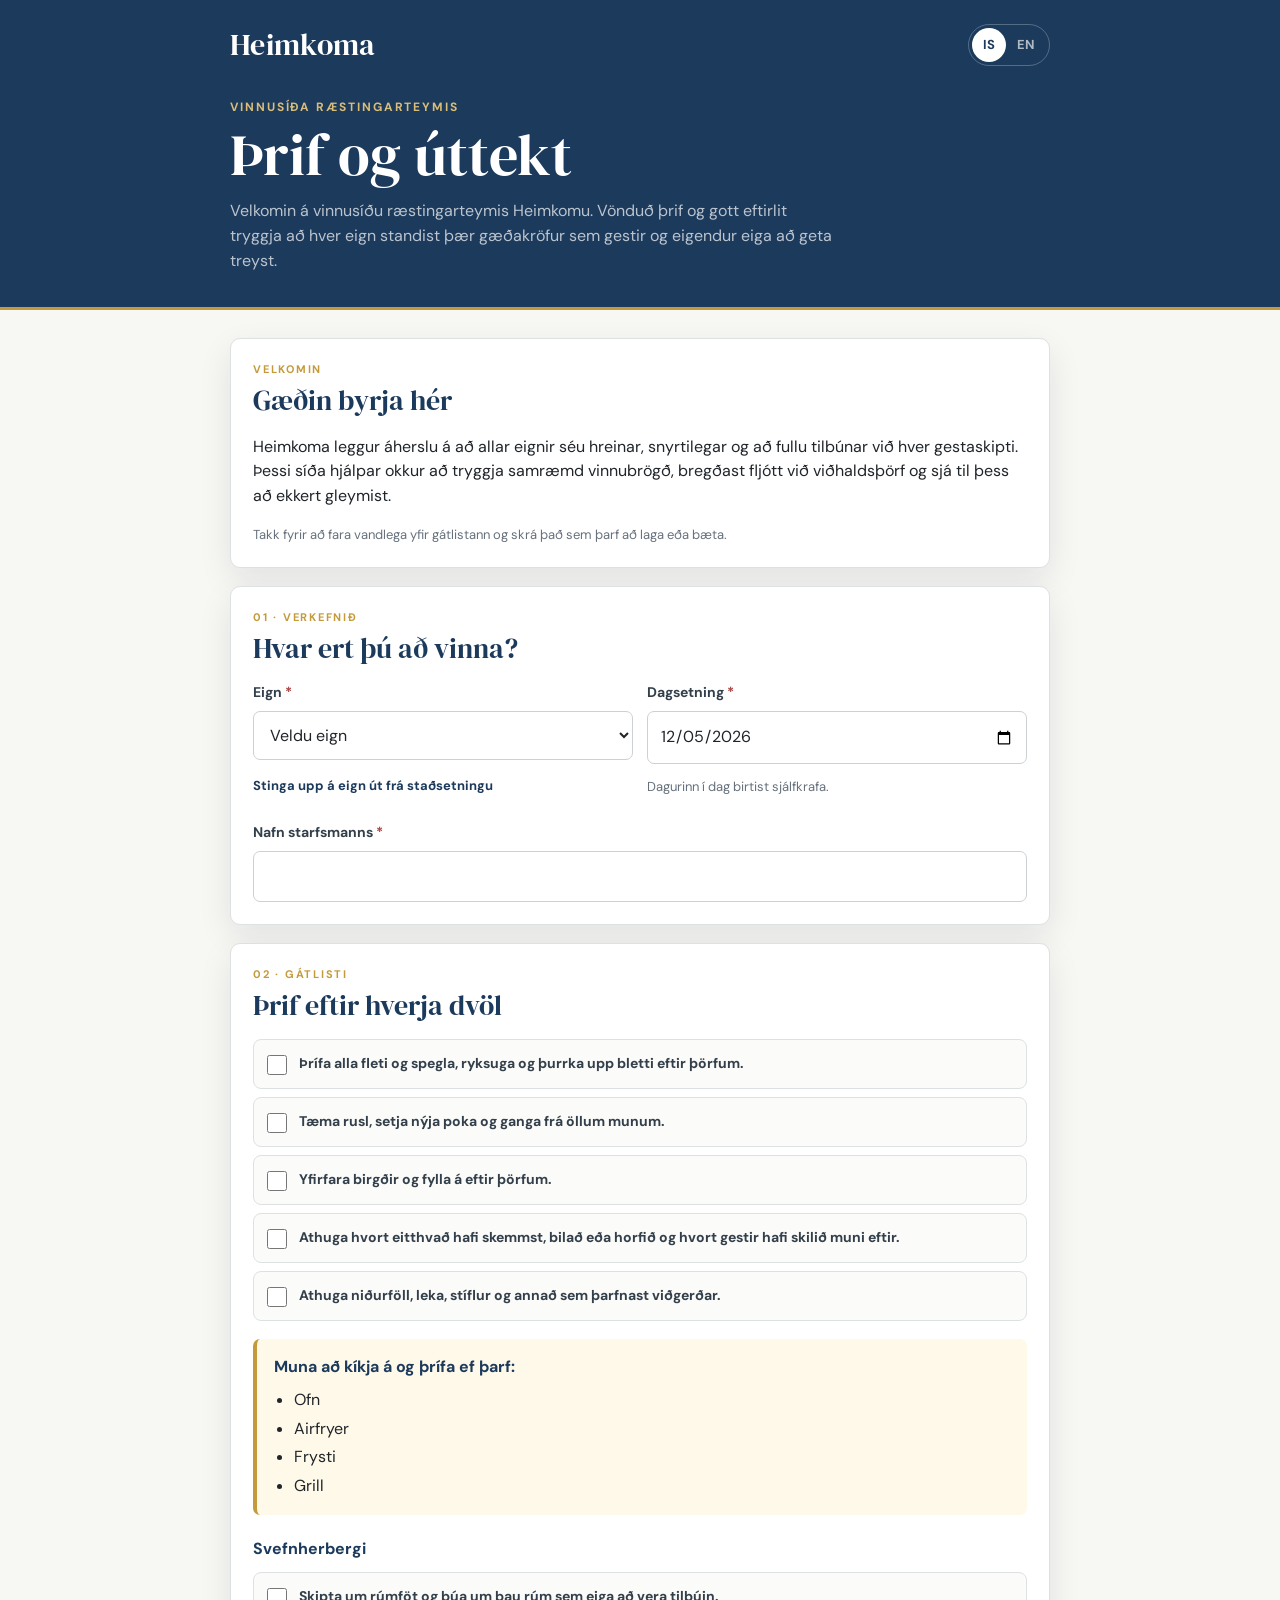
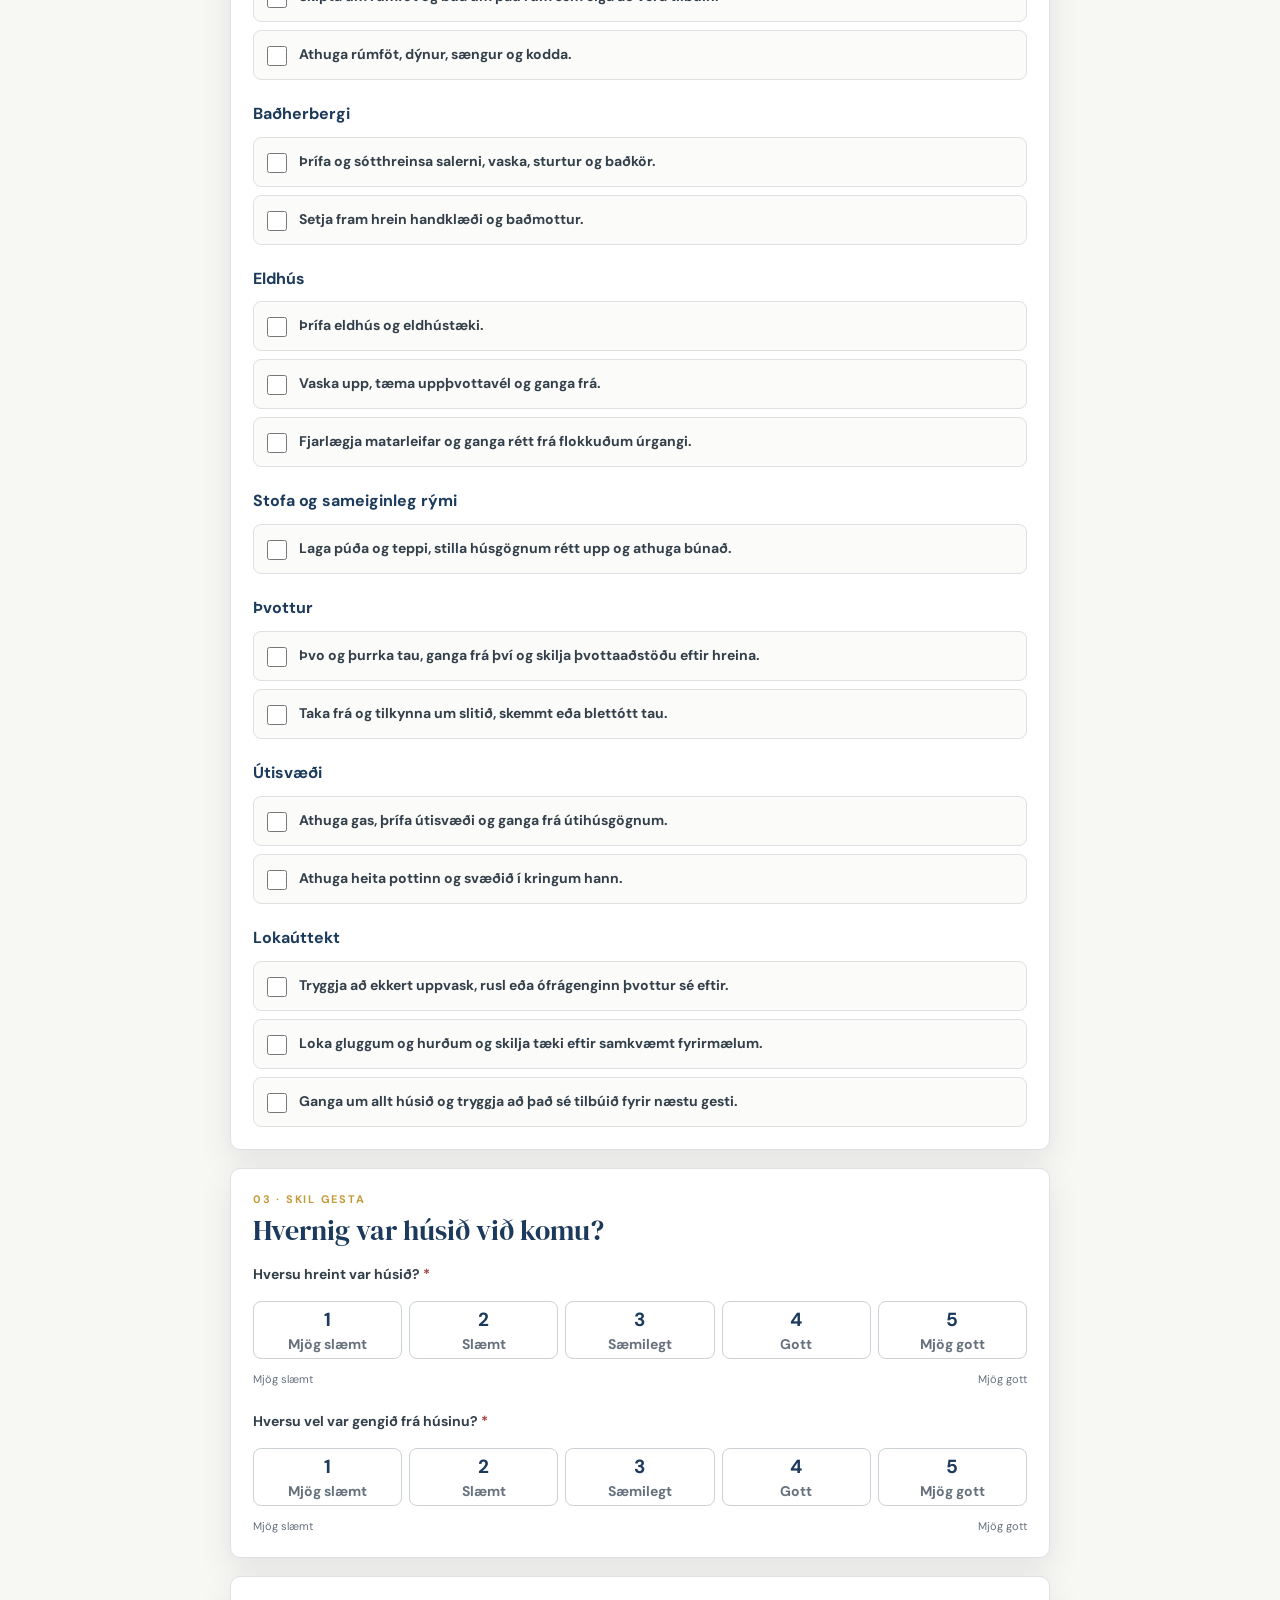
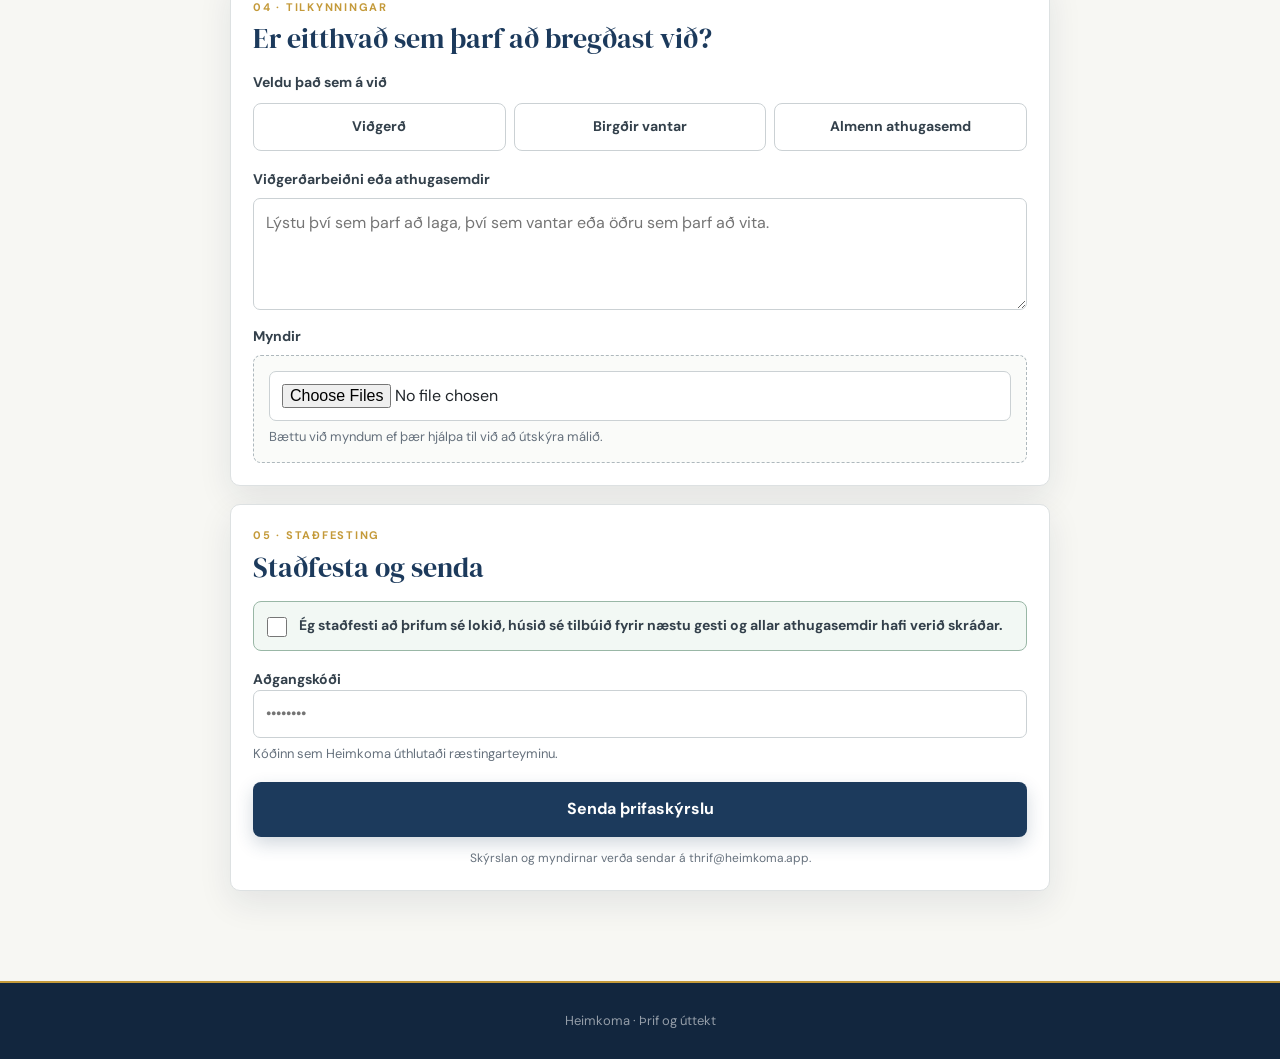
<file: thrif/index.html>
<!doctype html>
<html lang="is">
<head>
  <meta charset="utf-8">
  <meta name="viewport" content="width=device-width,initial-scale=1,viewport-fit=cover">
  <meta name="robots" content="noindex,nofollow">
  <meta name="theme-color" content="#1c3a5c">
  <title>Þrif og úttekt | Heimkoma</title>
  <link rel="preconnect" href="https://fonts.googleapis.com">
  <link rel="preconnect" href="https://fonts.gstatic.com" crossorigin>
  <link href="https://fonts.googleapis.com/css2?family=DM+Sans:wght@400;500;600;700&family=DM+Serif+Display&display=swap" rel="stylesheet">
  <style>
    :root{--navy:#1c3a5c;--navy-dark:#12263e;--gold:#c49a3a;--cream:#f7f7f3;--card:#fff;--text:#20252a;--muted:#66717d;--line:#dde1e2;--green:#2a6b45;--red:#a83f3f;--radius:10px;--shadow:0 12px 34px rgba(18,38,62,.09)}
    *{box-sizing:border-box}html{scroll-behavior:smooth}body{margin:0;background:var(--cream);color:var(--text);font:16px/1.55 "DM Sans",sans-serif;-webkit-font-smoothing:antialiased}button,input,select,textarea{font:inherit}.wrap{width:min(100% - 32px,820px);margin:auto}
    header{background:var(--navy);color:#fff;border-bottom:3px solid var(--gold);padding:24px 0 34px}.topline{display:flex;align-items:center;justify-content:space-between;gap:20px}.brand{font:30px/1 "DM Serif Display",serif;letter-spacing:.01em}.lang{display:flex;border:1px solid rgba(255,255,255,.25);border-radius:999px;padding:3px}.lang button{border:0;background:transparent;color:rgba(255,255,255,.65);padding:7px 11px;border-radius:999px;font-size:13px;font-weight:700;cursor:pointer}.lang button.active{background:#fff;color:var(--navy)}.eyebrow{margin:32px 0 8px;color:#d9bd78;text-transform:uppercase;letter-spacing:.16em;font-size:12px;font-weight:700}h1{font:clamp(36px,8vw,58px)/1.04 "DM Serif Display",serif;margin:0}.intro{max-width:610px;margin:14px 0 0;color:rgba(255,255,255,.7)}
    main{padding:28px 0 72px}.card{background:var(--card);border:1px solid var(--line);border-radius:var(--radius);box-shadow:var(--shadow);padding:22px;margin-bottom:18px}.section-kicker{display:block;color:var(--gold);font-size:11px;font-weight:700;letter-spacing:.16em;text-transform:uppercase;margin-bottom:6px}h2{font:28px/1.15 "DM Serif Display",serif;color:var(--navy);margin:0 0 18px}h3{font-size:16px;color:var(--navy);margin:22px 0 10px}.grid{display:grid;grid-template-columns:1fr 1fr;gap:14px}.field{display:flex;flex-direction:column;gap:7px}.field.full{grid-column:1/-1}label,.label{font-size:14px;font-weight:700;color:#33404b}.required::after{content:" *";color:var(--red)}input[type=text],input[type=date],select,textarea,input[type=file]{width:100%;border:1px solid #cbd1d4;border-radius:7px;background:#fff;padding:12px;color:var(--text)}textarea{min-height:112px;resize:vertical}input:focus,select:focus,textarea:focus{outline:3px solid rgba(196,154,58,.2);border-color:var(--gold)}.date-note,.help{color:var(--muted);font-size:13px;margin:6px 0 0}.location-btn{margin-top:9px;border:0;background:transparent;color:var(--navy);padding:0;font-size:13px;font-weight:700;text-align:left;cursor:pointer}.location-status{font-size:12px;color:var(--muted);margin-top:5px}
    .checklist{display:grid;gap:8px}.check{display:flex;align-items:flex-start;gap:12px;padding:13px;border:1px solid var(--line);border-radius:8px;background:#fbfbf9;cursor:pointer}.check input{width:20px;height:20px;margin:2px 0 0;accent-color:var(--green);flex:0 0 auto}.notice{border-left:4px solid var(--gold);background:#fff9e9;padding:16px 17px;border-radius:7px;margin:18px 0}.notice strong{display:block;color:var(--navy);margin-bottom:8px}.notice ul{margin:0;padding-left:20px}.notice li+li{margin-top:4px}
    .rating{display:grid;grid-template-columns:repeat(5,1fr);gap:7px;margin-top:9px}.rating input{position:absolute;opacity:0;pointer-events:none}.rating label{display:flex;flex-direction:column;align-items:center;justify-content:center;min-height:58px;border:1px solid #cbd1d4;border-radius:8px;cursor:pointer;background:#fff;color:var(--muted)}.rating label strong{font-size:19px;color:var(--navy)}.rating input:checked+label{background:var(--navy);border-color:var(--navy);color:#fff}.rating input:checked+label strong{color:#fff}.rating-legend{display:flex;justify-content:space-between;color:var(--muted);font-size:11px;margin-top:5px}.choice-grid{display:grid;grid-template-columns:repeat(3,1fr);gap:8px}.choice{position:relative}.choice input{position:absolute;opacity:0}.choice label{display:flex;justify-content:center;align-items:center;min-height:48px;text-align:center;border:1px solid #cbd1d4;border-radius:8px;padding:8px;cursor:pointer}.choice input:checked+label{background:#eef4f8;border-color:var(--navy);color:var(--navy)}.conditional{display:none;margin-top:14px}.conditional.open{display:block}.upload{border:1px dashed #aeb8bd;background:#fafbf9;padding:15px;border-radius:8px}.final-check{border-color:#99b7a6;background:#f2f8f4}.submit{width:100%;border:0;border-radius:8px;background:var(--navy);color:#fff;padding:15px 20px;font-weight:700;cursor:pointer;margin-top:18px;box-shadow:0 7px 18px rgba(28,58,92,.2)}.submit:hover{background:var(--navy-dark)}.submit:disabled{opacity:.55;cursor:not-allowed}.privacy{text-align:center;color:var(--muted);font-size:12px;margin:12px 0 0}.status{display:none;margin-top:14px;padding:14px;border-radius:8px}.status.error{display:block;background:#fff1f1;color:#7c2929}.status.success{display:block;background:#edf8f1;color:#205b38}footer{background:var(--navy-dark);color:rgba(255,255,255,.55);text-align:center;padding:28px 16px;font-size:13px;border-top:2px solid var(--gold)}
    @media(max-width:620px){.wrap{width:min(100% - 22px,820px)}header{padding-top:max(20px,env(safe-area-inset-top))}.card{padding:18px}.grid{grid-template-columns:1fr}.field.full{grid-column:auto}.choice-grid{grid-template-columns:1fr}.rating{gap:5px}.rating label{min-height:54px}.rating label span{display:none}}
  </style>
</head>
<body>
  <header>
    <div class="wrap">
      <div class="topline"><div class="brand">Heimkoma</div><div class="lang" aria-label="Tungumál"><button type="button" class="active" data-lang="is">IS</button><button type="button" data-lang="en">EN</button></div></div>
      <div class="eyebrow" data-i18n="eyebrow">Vinnusíða ræstingarteymis</div>
      <h1 data-i18n="title">Þrif og úttekt</h1>
      <p class="intro" data-i18n="intro">Velkomin á vinnusíðu ræstingarteymis Heimkomu. Vönduð þrif og gott eftirlit tryggja að hver eign standist þær gæðakröfur sem gestir og eigendur eiga að geta treyst.</p>
    </div>
  </header>

  <main class="wrap">
    <form id="cleaning-form" method="POST" enctype="multipart/form-data"
          action="https://heimkoma.app/wp-admin/admin-post.php">
      <input type="hidden" name="language" id="form-language" value="is">
      <input type="hidden" name="action" value="heimkoma_thrif">
      <div aria-hidden="true" style="position:absolute;left:-9999px;top:auto;width:1px;height:1px;overflow:hidden">
        <label>Website<input type="text" name="website" tabindex="-1" autocomplete="off"></label>
      </div>

      <section class="card">
        <span class="section-kicker" data-i18n="welcomeKicker">Velkomin</span>
        <h2 data-i18n="welcomeTitle">Gæðin byrja hér</h2>
        <p data-i18n="welcomeText">Heimkoma leggur áherslu á að allar eignir séu hreinar, snyrtilegar og að fullu tilbúnar við hver gestaskipti. Þessi síða hjálpar okkur að tryggja samræmd vinnubrögð, bregðast fljótt við viðhaldsþörf og sjá til þess að ekkert gleymist.</p>
        <p class="help" style="margin-top:12px" data-i18n="welcomeClose">Takk fyrir að fara vandlega yfir gátlistann og skrá það sem þarf að laga eða bæta.</p>
      </section>

      <section class="card">
        <span class="section-kicker" data-i18n="step1">01 · Verkefnið</span>
        <h2 data-i18n="jobTitle">Hvar ert þú að vinna?</h2>
        <div class="grid">
          <div class="field">
            <label for="property" class="required" data-i18n="property">Eign</label>
            <select id="property" name="property" required>
              <option value="" data-i18n="choose">Veldu eign</option>
              <option value="Akureyri">Akureyri</option>
              <option value="Húsafell">Húsafell</option>
              <option value="Heimkoma Reykjavík">Heimkoma Reykjavík</option>
            </select>
            <button class="location-btn" type="button" id="locate" data-i18n="locate">Stinga upp á eign út frá staðsetningu</button>
            <div class="location-status" id="location-status" aria-live="polite"></div>
          </div>
          <div class="field">
            <label for="work-date" class="required" data-i18n="date">Dagsetning</label>
            <input id="work-date" name="work_date" type="date" required>
            <p class="date-note" data-i18n="dateNote">Dagurinn í dag birtist sjálfkrafa.</p>
          </div>
          <div class="field full">
            <label for="cleaner" class="required" data-i18n="name">Nafn starfsmanns</label>
            <input id="cleaner" name="cleaner_name" type="text" autocomplete="name" required>
          </div>
        </div>
      </section>

      <section class="card">
        <span class="section-kicker" data-i18n="step2">02 · Gátlisti</span>
        <h2 data-i18n="checklistTitle">Þrif eftir hverja dvöl</h2>
        <div class="checklist" id="checklist">
          <label class="check"><input type="checkbox" name="checklist_completed[]" value="general_cleaning"><span data-i18n="c1">Þrífa alla fleti og spegla, ryksuga og þurrka upp bletti eftir þörfum.</span></label>
          <label class="check"><input type="checkbox" name="checklist_completed[]" value="bins_and_tidying"><span data-i18n="c2">Tæma rusl, setja nýja poka og ganga frá öllum munum.</span></label>
          <label class="check"><input type="checkbox" name="checklist_completed[]" value="supplies_checked"><span data-i18n="c3">Yfirfara birgðir og fylla á eftir þörfum.</span></label>
          <label class="check"><input type="checkbox" name="checklist_completed[]" value="damage_and_lost_property_checked"><span data-i18n="c4">Athuga hvort eitthvað hafi skemmst, bilað eða horfið og hvort gestir hafi skilið muni eftir.</span></label>
          <label class="check"><input type="checkbox" name="checklist_completed[]" value="maintenance_checked"><span data-i18n="c5">Athuga niðurföll, leka, stíflur og annað sem þarfnast viðgerðar.</span></label>
        </div>
        <div class="notice">
          <strong data-i18n="remember">Muna að kíkja á og þrífa ef þarf:</strong>
          <ul><li data-i18n="oven">Ofn</li><li>Airfryer</li><li data-i18n="freezer">Frysti</li><li data-i18n="grill">Grill</li></ul>
        </div>
        <h3 data-i18n="bedrooms">Svefnherbergi</h3>
        <div class="checklist">
          <label class="check"><input type="checkbox" name="checklist_completed[]" value="beds_prepared"><span data-i18n="c6">Skipta um rúmföt og búa um þau rúm sem eiga að vera tilbúin.</span></label>
          <label class="check"><input type="checkbox" name="checklist_completed[]" value="bedding_checked"><span data-i18n="c7">Athuga rúmföt, dýnur, sængur og kodda.</span></label>
        </div>
        <h3 data-i18n="bathrooms">Baðherbergi</h3>
        <div class="checklist">
          <label class="check"><input type="checkbox" name="checklist_completed[]" value="bathrooms_cleaned"><span data-i18n="c8">Þrífa og sótthreinsa salerni, vaska, sturtur og baðkör.</span></label>
          <label class="check"><input type="checkbox" name="checklist_completed[]" value="towels_prepared"><span data-i18n="c9">Setja fram hrein handklæði og baðmottur.</span></label>
        </div>
        <h3 data-i18n="kitchen">Eldhús</h3>
        <div class="checklist">
          <label class="check"><input type="checkbox" name="checklist_completed[]" value="kitchen_cleaned"><span data-i18n="c10">Þrífa eldhús og eldhústæki.</span></label>
          <label class="check"><input type="checkbox" name="checklist_completed[]" value="dishes_completed"><span data-i18n="c11">Vaska upp, tæma uppþvottavél og ganga frá.</span></label>
          <label class="check"><input type="checkbox" name="checklist_completed[]" value="food_and_recycling_cleared"><span data-i18n="c12">Fjarlægja matarleifar og ganga rétt frá flokkuðum úrgangi.</span></label>
        </div>
        <h3 data-i18n="living">Stofa og sameiginleg rými</h3>
        <div class="checklist">
          <label class="check"><input type="checkbox" name="checklist_completed[]" value="living_areas_prepared"><span data-i18n="c13">Laga púða og teppi, stilla húsgögnum rétt upp og athuga búnað.</span></label>
        </div>
        <h3 data-i18n="laundry">Þvottur</h3>
        <div class="checklist">
          <label class="check"><input type="checkbox" name="checklist_completed[]" value="laundry_completed"><span data-i18n="c14">Þvo og þurrka tau, ganga frá því og skilja þvottaaðstöðu eftir hreina.</span></label>
          <label class="check"><input type="checkbox" name="checklist_completed[]" value="damaged_linen_checked"><span data-i18n="c15">Taka frá og tilkynna um slitið, skemmt eða blettótt tau.</span></label>
        </div>
        <h3 data-i18n="outside">Útisvæði</h3>
        <div class="checklist">
          <label class="check"><input type="checkbox" name="checklist_completed[]" value="outdoor_areas_checked"><span data-i18n="c16">Athuga gas, þrífa útisvæði og ganga frá útihúsgögnum.</span></label>
          <label class="check"><input type="checkbox" name="checklist_completed[]" value="hot_tub_checked"><span data-i18n="c17">Athuga heita pottinn og svæðið í kringum hann.</span></label>
        </div>
        <h3 data-i18n="finalRound">Lokaúttekt</h3>
        <div class="checklist">
          <label class="check"><input type="checkbox" name="checklist_completed[]" value="final_clearance_checked"><span data-i18n="c18">Tryggja að ekkert uppvask, rusl eða ófrágenginn þvottur sé eftir.</span></label>
          <label class="check"><input type="checkbox" name="checklist_completed[]" value="doors_windows_and_equipment_checked"><span data-i18n="c19">Loka gluggum og hurðum og skilja tæki eftir samkvæmt fyrirmælum.</span></label>
          <label class="check"><input type="checkbox" name="checklist_completed[]" value="property_ready"><span data-i18n="c20">Ganga um allt húsið og tryggja að það sé tilbúið fyrir næstu gesti.</span></label>
        </div>
      </section>

      <section class="card">
        <span class="section-kicker" data-i18n="step3">03 · Skil gesta</span>
        <h2 data-i18n="guestTitle">Hvernig var húsið við komu?</h2>
        <div class="field">
          <div class="label required" data-i18n="cleanRating">Hversu hreint var húsið?</div>
          <div class="rating" role="radiogroup" aria-label="Hreinlæti">
            <input id="clean-1" type="radio" name="cleanliness_rating" value="1" required><label for="clean-1"><strong>1</strong><span data-i18n="poor">Mjög slæmt</span></label>
            <input id="clean-2" type="radio" name="cleanliness_rating" value="2"><label for="clean-2"><strong>2</strong><span data-i18n="bad">Slæmt</span></label>
            <input id="clean-3" type="radio" name="cleanliness_rating" value="3"><label for="clean-3"><strong>3</strong><span data-i18n="okay">Sæmilegt</span></label>
            <input id="clean-4" type="radio" name="cleanliness_rating" value="4"><label for="clean-4"><strong>4</strong><span data-i18n="good">Gott</span></label>
            <input id="clean-5" type="radio" name="cleanliness_rating" value="5"><label for="clean-5"><strong>5</strong><span data-i18n="excellent">Mjög gott</span></label>
          </div><div class="rating-legend"><span data-i18n="poor">Mjög slæmt</span><span data-i18n="excellent">Mjög gott</span></div>
        </div>
        <div class="field" style="margin-top:22px">
          <div class="label required" data-i18n="tidyRating">Hversu vel var gengið frá húsinu?</div>
          <div class="rating" role="radiogroup" aria-label="Frágangur">
            <input id="tidy-1" type="radio" name="tidiness_rating" value="1" required><label for="tidy-1"><strong>1</strong><span data-i18n="poor">Mjög slæmt</span></label>
            <input id="tidy-2" type="radio" name="tidiness_rating" value="2"><label for="tidy-2"><strong>2</strong><span data-i18n="bad">Slæmt</span></label>
            <input id="tidy-3" type="radio" name="tidiness_rating" value="3"><label for="tidy-3"><strong>3</strong><span data-i18n="okay">Sæmilegt</span></label>
            <input id="tidy-4" type="radio" name="tidiness_rating" value="4"><label for="tidy-4"><strong>4</strong><span data-i18n="good">Gott</span></label>
            <input id="tidy-5" type="radio" name="tidiness_rating" value="5"><label for="tidy-5"><strong>5</strong><span data-i18n="excellent">Mjög gott</span></label>
          </div><div class="rating-legend"><span data-i18n="poor">Mjög slæmt</span><span data-i18n="excellent">Mjög gott</span></div>
        </div>
      </section>

      <section class="card">
        <span class="section-kicker" data-i18n="step4">04 · Tilkynningar</span>
        <h2 data-i18n="reportTitle">Er eitthvað sem þarf að bregðast við?</h2>
        <div class="label" data-i18n="reportType">Veldu það sem á við</div>
        <div class="choice-grid" style="margin-top:9px">
          <div class="choice"><input id="repair" type="checkbox" name="report_repair" value="yes"><label for="repair" data-i18n="repair">Viðgerð</label></div>
          <div class="choice"><input id="stock" type="checkbox" name="report_missing_stock" value="yes"><label for="stock" data-i18n="stock">Birgðir vantar</label></div>
          <div class="choice"><input id="other" type="checkbox" name="report_general_comment" value="yes"><label for="other" data-i18n="general">Almenn athugasemd</label></div>
        </div>
        <div class="conditional" id="stock-fields">
          <div class="field"><label for="stock-details" data-i18n="stockWhat">Hvaða birgðir vantar?</label><input id="stock-details" name="missing_stock_details" type="text" placeholder="Gas, salernispappír…" data-i18n-placeholder="stockPlaceholder"></div>
        </div>
        <div class="field" style="margin-top:18px">
          <label for="comments" data-i18n="comments">Viðgerðarbeiðni eða athugasemdir</label>
          <textarea id="comments" name="comments" data-i18n-placeholder="commentsPlaceholder" placeholder="Lýstu því sem þarf að laga, því sem vantar eða öðru sem þarf að vita."></textarea>
        </div>
        <div class="field" style="margin-top:16px">
          <label for="photos" data-i18n="photos">Myndir</label>
          <div class="upload"><input id="photos" name="photos[]" type="file" accept="image/*" multiple><p class="help" data-i18n="photoHelp">Bættu við myndum ef þær hjálpa til við að útskýra málið.</p></div>
        </div>
      </section>

      <section class="card">
        <span class="section-kicker" data-i18n="step5">05 · Staðfesting</span>
        <h2 data-i18n="confirmTitle">Staðfesta og senda</h2>
        <label class="check final-check"><input id="confirm" name="completion_confirmed" type="checkbox" value="yes" required><span data-i18n="confirm">Ég staðfesti að þrifum sé lokið, húsið sé tilbúið fyrir næstu gesti og allar athugasemdir hafi verið skráðar.</span></label>
        <label class="field" style="display:block;margin:18px 0 6px">
          <span data-i18n="accessCode">Aðgangskóði</span>
          <input name="access_code" type="text" inputmode="latin" autocapitalize="characters"
                 autocomplete="off" required placeholder="••••••••">
        </label>
        <p class="help" data-i18n="accessCodeHelp">Kóðinn sem Heimkoma úthlutaði ræstingarteyminu.</p>

        <button class="submit" type="submit" data-i18n="submit">Senda þrifaskýrslu</button>
        <p class="privacy" data-i18n="sendNote">Skýrslan og myndirnar verða sendar á thrif@heimkoma.app.</p>
        <div class="status" id="form-status" role="status" aria-live="polite"></div>
      </section>
    </form>

    <script>
      // The endpoint redirects back here with ?sent=1 or ?error=<reason>.
      (function () {
        var q = new URLSearchParams(location.search);
        var box = document.getElementById("form-status");
        if (!box) return;
        var messages = {
          code: "Rangur aðgangskóði. Reyndu aftur.",
          missing: "Fylltu út eign, nafn og dagsetningu.",
          rate: "Of margar sendingar. Reyndu aftur síðar.",
          spam: "Sendingin var stöðvuð.",
          save: "Ekki tókst að vista skýrsluna. Reyndu aftur.",
          method: "Ógild beiðni."
        };
        if (q.get("sent")) {
          box.textContent = "Takk! Skýrslan hefur verið send.";
          box.className = "status ok";
          document.getElementById("cleaning-form").reset();
        } else if (q.get("error")) {
          box.textContent = messages[q.get("error")] || "Eitthvað fór úrskeiðis.";
          box.className = "status error";
        }
        if (q.get("sent") || q.get("error")) {
          box.scrollIntoView({ block: "center" });
        }
      })();
    </script>
  </main>
  <footer>Heimkoma · Þrif og úttekt</footer>

  <script>
    const translations={
      is:{eyebrow:'Vinnusíða ræstingarteymis',title:'Þrif og úttekt',intro:'Velkomin á vinnusíðu ræstingarteymis Heimkomu. Vönduð þrif og gott eftirlit tryggja að hver eign standist þær gæðakröfur sem gestir og eigendur eiga að geta treyst.',welcomeKicker:'Velkomin',welcomeTitle:'Gæðin byrja hér',welcomeText:'Heimkoma leggur áherslu á að allar eignir séu hreinar, snyrtilegar og að fullu tilbúnar við hver gestaskipti. Þessi síða hjálpar okkur að tryggja samræmd vinnubrögð, bregðast fljótt við viðhaldsþörf og sjá til þess að ekkert gleymist.',welcomeClose:'Takk fyrir að fara vandlega yfir gátlistann og skrá það sem þarf að laga eða bæta.',step1:'01 · Verkefnið',jobTitle:'Hvar ert þú að vinna?',property:'Eign',choose:'Veldu eign',locate:'Stinga upp á eign út frá staðsetningu',date:'Dagsetning',dateNote:'Dagurinn í dag birtist sjálfkrafa.',name:'Nafn starfsmanns',step2:'02 · Gátlisti',checklistTitle:'Þrif eftir hverja dvöl',c1:'Þrífa alla fleti og spegla, ryksuga og þurrka upp bletti eftir þörfum.',c2:'Tæma rusl, setja nýja poka og ganga frá öllum munum.',c3:'Yfirfara birgðir og fylla á eftir þörfum.',c4:'Athuga hvort eitthvað hafi skemmst, bilað eða horfið og hvort gestir hafi skilið muni eftir.',c5:'Athuga niðurföll, leka, stíflur og annað sem þarfnast viðgerðar.',remember:'Muna að kíkja á og þrífa ef þarf:',oven:'Ofn',freezer:'Frysti',grill:'Grill',bedrooms:'Svefnherbergi',c6:'Skipta um rúmföt og búa um þau rúm sem eiga að vera tilbúin.',c7:'Athuga rúmföt, dýnur, sængur og kodda.',bathrooms:'Baðherbergi',c8:'Þrífa og sótthreinsa salerni, vaska, sturtur og baðkör.',c9:'Setja fram hrein handklæði og baðmottur.',kitchen:'Eldhús',c10:'Þrífa eldhús og eldhústæki.',c11:'Vaska upp, tæma uppþvottavél og ganga frá.',c12:'Fjarlægja matarleifar og ganga rétt frá flokkuðum úrgangi.',living:'Stofa og sameiginleg rými',c13:'Laga púða og teppi, stilla húsgögnum rétt upp og athuga búnað.',laundry:'Þvottur',c14:'Þvo og þurrka tau, ganga frá því og skilja þvottaaðstöðu eftir hreina.',c15:'Taka frá og tilkynna um slitið, skemmt eða blettótt tau.',outside:'Útisvæði',c16:'Athuga gas, þrífa útisvæði og ganga frá útihúsgögnum.',c17:'Athuga heita pottinn og svæðið í kringum hann.',finalRound:'Lokaúttekt',c18:'Tryggja að ekkert uppvask, rusl eða ófrágenginn þvottur sé eftir.',c19:'Loka gluggum og hurðum og skilja tæki eftir samkvæmt fyrirmælum.',c20:'Ganga um allt húsið og tryggja að það sé tilbúið fyrir næstu gesti.',step3:'03 · Skil gesta',guestTitle:'Hvernig var húsið við komu?',cleanRating:'Hversu hreint var húsið?',tidyRating:'Hversu vel var gengið frá húsinu?',poor:'Mjög slæmt',bad:'Slæmt',okay:'Sæmilegt',good:'Gott',excellent:'Mjög gott',step4:'04 · Tilkynningar',reportTitle:'Er eitthvað sem þarf að bregðast við?',reportType:'Veldu það sem á við',repair:'Viðgerð',stock:'Birgðir vantar',general:'Almenn athugasemd',stockWhat:'Hvaða birgðir vantar?',stockPlaceholder:'Gas, salernispappír…',comments:'Viðgerðarbeiðni eða athugasemdir',commentsPlaceholder:'Lýstu því sem þarf að laga, því sem vantar eða öðru sem þarf að vita.',photos:'Myndir',photoHelp:'Bættu við myndum ef þær hjálpa til við að útskýra málið.',step5:'05 · Staðfesting',confirmTitle:'Staðfesta og senda',confirm:'Ég staðfesti að þrifum sé lokið, húsið sé tilbúið fyrir næstu gesti og allar athugasemdir hafi verið skráðar.',submit:'Senda þrifaskýrslu',sendNote:'Skýrslan og myndirnar verða sendar á thrif@heimkoma.app.',locating:'Leita að næstu eign…',locationDenied:'Ekki tókst að nota staðsetningu. Veldu eign handvirkt.',suggested:'Tillaga út frá staðsetningu: '},
      en:{eyebrow:'Cleaning team workspace',title:'Cleaning & inspection',intro:'Welcome to the Heimkoma cleaning team workspace. Careful cleaning and inspection ensure that every property meets the standard our guests and owners should always be able to trust.',welcomeKicker:'Welcome',welcomeTitle:'Quality starts here',welcomeText:'Heimkoma is committed to keeping every property clean, tidy and fully prepared for each guest arrival. This page helps us maintain consistent standards, respond quickly to maintenance needs and make sure nothing is overlooked.',welcomeClose:'Thank you for completing the checklist carefully and reporting anything that needs attention or improvement.',step1:'01 · Job details',jobTitle:'Where are you working?',property:'Property',choose:'Select property',locate:'Suggest property from my location',date:'Date',dateNote:'Today’s date is entered automatically.',name:'Team member name',step2:'02 · Checklist',checklistTitle:'Cleaning after every stay',c1:'Clean all surfaces and mirrors, vacuum and remove visible marks as needed.',c2:'Empty bins, replace liners and return everything to its proper place.',c3:'Check supplies and restock as needed.',c4:'Check for damage, faults or missing items and any belongings left by guests.',c5:'Check drains, leaks, blockages and anything else that needs repair.',remember:'Remember to look inside and clean if needed:',oven:'Oven',freezer:'Freezer',grill:'Barbecue grill',bedrooms:'Bedrooms',c6:'Change bed linen and make all beds that need to be ready.',c7:'Check linen, mattresses, duvets and pillows.',bathrooms:'Bathrooms',c8:'Clean and disinfect toilets, sinks, showers and baths.',c9:'Put out clean towels and bath mats.',kitchen:'Kitchen',c10:'Clean the kitchen and appliances.',c11:'Wash dishes, empty the dishwasher and put everything away.',c12:'Remove leftover food and dispose of sorted waste correctly.',living:'Living and shared areas',c13:'Arrange cushions, throws and furniture and check the equipment.',laundry:'Laundry',c14:'Wash and dry linen, put it away and leave the laundry area clean.',c15:'Set aside and report worn, damaged or stained linen.',outside:'Outdoor areas',c16:'Check gas, clean outdoor areas and arrange outdoor furniture.',c17:'Check the hot tub and surrounding area.',finalRound:'Final inspection',c18:'Make sure no dishes, rubbish or unfinished laundry remain.',c19:'Close windows and doors and leave equipment as instructed.',c20:'Walk through the property and ensure it is ready for the next guests.',step3:'03 · Guest checkout',guestTitle:'How was the property on arrival?',cleanRating:'How clean was the property?',tidyRating:'How tidy was the property?',poor:'Very poor',bad:'Poor',okay:'Acceptable',good:'Good',excellent:'Excellent',step4:'04 · Reports',reportTitle:'Does anything need attention?',reportType:'Select all that apply',repair:'Repair needed',stock:'Supplies needed',general:'General comment',stockWhat:'Which supplies are needed?',stockPlaceholder:'Gas, toilet paper…',comments:'Repair request or comments',commentsPlaceholder:'Describe what needs fixing, what is missing or anything else we should know.',photos:'Photos',photoHelp:'Add photos when they help explain the issue.',step5:'05 · Confirmation',confirmTitle:'Confirm and send',confirm:'I confirm that cleaning is complete, the property is ready for the next guests and all issues have been reported.',submit:'Send cleaning report',sendNote:'The report and photos will be sent to thrif@heimkoma.app.',locating:'Finding the nearest property…',locationDenied:'Location could not be used. Please select the property manually.',suggested:'Suggested from your location: '}
    };
    let lang='is';
    const dateInput=document.getElementById('work-date');
    const localToday=new Date(Date.now()-new Date().getTimezoneOffset()*60000).toISOString().slice(0,10);dateInput.value=localToday;
    function setLang(next){lang=next;document.documentElement.lang=next;document.querySelectorAll('[data-i18n]').forEach(el=>{const key=el.dataset.i18n;if(translations[next][key])el.textContent=translations[next][key]});document.querySelectorAll('[data-i18n-placeholder]').forEach(el=>{el.placeholder=translations[next][el.dataset.i18nPlaceholder]});document.querySelectorAll('.lang button').forEach(b=>b.classList.toggle('active',b.dataset.lang===next));document.getElementById('form-language').value=next;}
    document.querySelectorAll('.lang button').forEach(b=>b.addEventListener('click',()=>setLang(b.dataset.lang)));
    document.getElementById('stock').addEventListener('change',e=>document.getElementById('stock-fields').classList.toggle('open',e.target.checked));
    const coords={Akureyri:[65.6839,-18.1105],Húsafell:[64.6997,-20.8709],'Heimkoma Reykjavík':[64.1466,-21.9426]};
    const distance=(a,b,c,d)=>{const r=6371,p=Math.PI/180,x=(c-a)*p,y=(d-b)*p;const q=Math.sin(x/2)**2+Math.cos(a*p)*Math.cos(c*p)*Math.sin(y/2)**2;return 2*r*Math.asin(Math.sqrt(q))};
    document.getElementById('locate').addEventListener('click',()=>{const status=document.getElementById('location-status');status.textContent=translations[lang].locating;if(!navigator.geolocation){status.textContent=translations[lang].locationDenied;return}navigator.geolocation.getCurrentPosition(pos=>{let nearest='',best=Infinity;Object.entries(coords).forEach(([name,[lat,lng]])=>{const d=distance(pos.coords.latitude,pos.coords.longitude,lat,lng);if(d<best){best=d;nearest=name}});document.getElementById('property').value=nearest;status.textContent=translations[lang].suggested+nearest;},()=>status.textContent=translations[lang].locationDenied,{enableHighAccuracy:false,timeout:8000,maximumAge:300000})});
  </script>
</body>
</html>
</file>
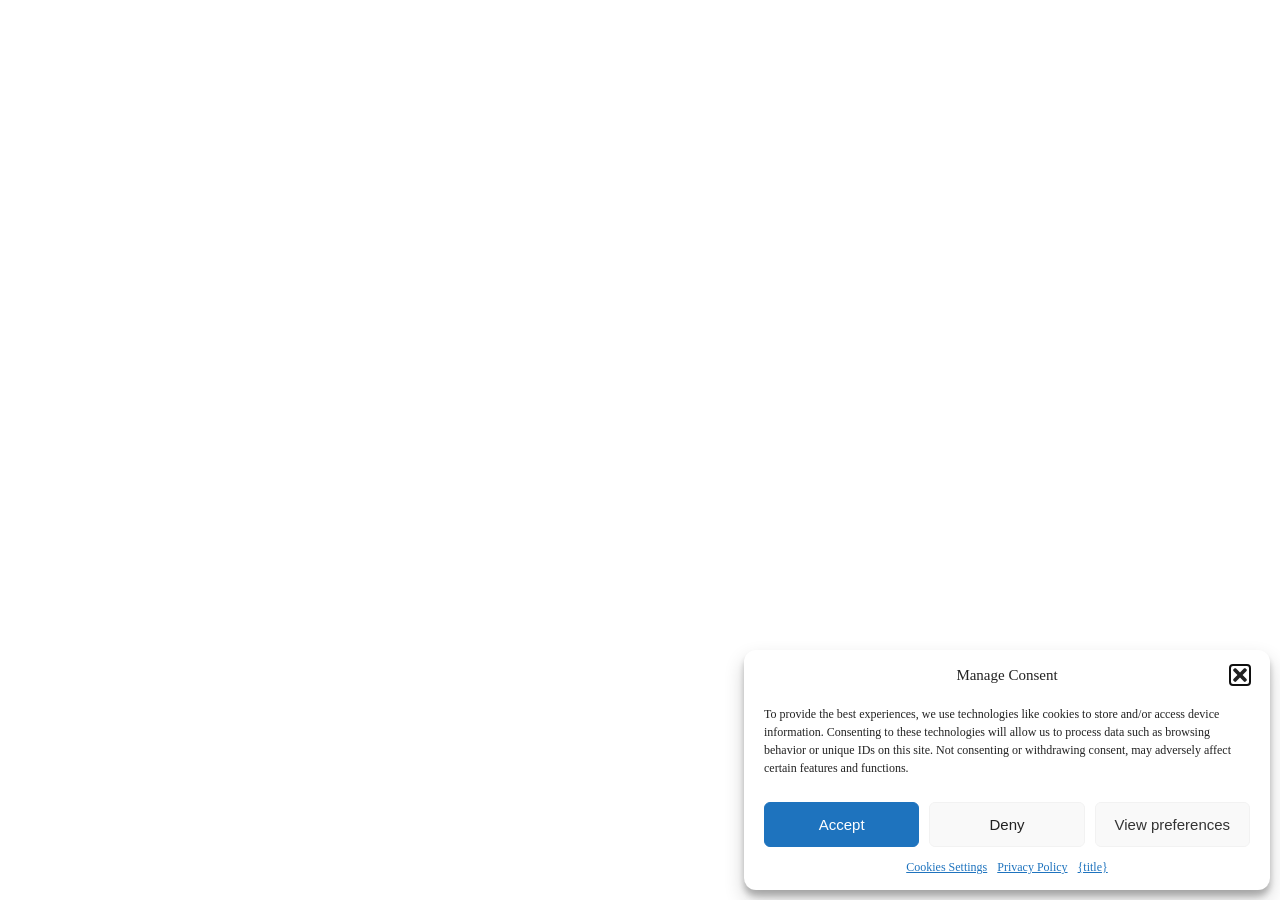
<file: s1h1gb/consent/source-en.html>
<!doctype html><html lang="en"><head><meta charset="UTF-8"><meta name="robots" content="noindex, nofollow"><link id="cmplz-general-css" rel="stylesheet" href="/s1h1gb/consent/complianz/cookieblocker.min.css"><link id="cmplz-banner-1-optin-css" rel="stylesheet" href="/s1h1gb/consent/complianz/banner-1-optin.css"></head><body><div id="cmplz-cookiebanner-container"><div id="cmplz-cookiebanner-1-optin" class="cmplz-cookiebanner cmplz-hidden banner-1 banner-a optin cmplz-bottom-right cmplz-categories-type-view-preferences" aria-modal="true" data-nosnippet="true" role="dialog" aria-live="polite" aria-labelledby="cmplz-header-1-optin" aria-describedby="cmplz-message-1-optin">
	<div class="cmplz-header">
		<div class="cmplz-logo"></div>
		<div class="cmplz-title" id="cmplz-header-1-optin">Manage Consent</div>
		<div class="cmplz-close" tabindex="0" role="button" aria-label="Close dialog">
			<svg aria-hidden="true" focusable="false" data-prefix="fas" data-icon="times" class="svg-inline--fa fa-times fa-w-11" role="img" xmlns="http://www.w3.org/2000/svg" viewBox="0 0 352 512"><path fill="currentColor" d="M242.72 256l100.07-100.07c12.28-12.28 12.28-32.19 0-44.48l-22.24-22.24c-12.28-12.28-32.19-12.28-44.48 0L176 189.28 75.93 89.21c-12.28-12.28-32.19-12.28-44.48 0L9.21 111.45c-12.28 12.28-12.28 32.19 0 44.48L109.28 256 9.21 356.07c-12.28 12.28-12.28 32.19 0 44.48l22.24 22.24c12.28 12.28 32.2 12.28 44.48 0L176 322.72l100.07 100.07c12.28 12.28 32.2 12.28 44.48 0l22.24-22.24c12.28-12.28 12.28-32.19 0-44.48L242.72 256z"></path></svg>
		</div>
	</div>

	<div class="cmplz-divider cmplz-divider-header"></div>
	<div class="cmplz-body">
		<div class="cmplz-message" id="cmplz-message-1-optin">To provide the best experiences, we use technologies like cookies to store and/or access device information. Consenting to these technologies will allow us to process data such as browsing behavior or unique IDs on this site. Not consenting or withdrawing consent, may adversely affect certain features and functions.</div>
		
		<div class="cmplz-categories">
			<div class="cmplz-category cmplz-functional">
				<div class="cmplz-category-header">
					<span class="cmplz-category-title" id="cmplz-title-functional-1-optin">Functional</span>
					<span class='cmplz-always-active'>
						<span class="cmplz-banner-checkbox">
							<input type="checkbox"
									id="cmplz-functional-optin"
									data-category="cmplz_functional"
									class="cmplz-consent-checkbox cmplz-functional"
									size="40"
									value="1"/>
							<label class="cmplz-label" for="cmplz-functional-optin"><span class="screen-reader-text">Functional</span></label>
						</span>
						Always active					</span>
					<button class="cmplz-category-toggle"
							aria-expanded="false"
							aria-controls="cmplz-desc-functional-1-optin"
							aria-labelledby="cmplz-title-functional-1-optin">
						<span class="cmplz-icon cmplz-open">
							<svg aria-hidden="true" focusable="false" xmlns="http://www.w3.org/2000/svg" viewBox="0 0 448 512" height="18"><path d="M224 416c-8.188 0-16.38-3.125-22.62-9.375l-192-192c-12.5-12.5-12.5-32.75 0-45.25s32.75-12.5 45.25 0L224 338.8l169.4-169.4c12.5-12.5 32.75-12.5 45.25 0s12.5 32.75 0 45.25l-192 192C240.4 412.9 232.2 416 224 416z"/></svg>
						</span>
					</button>
				</div>
				<div class="cmplz-description" id="cmplz-desc-functional-1-optin" hidden>
					<span class="cmplz-description-functional">The technical storage or access is strictly necessary for the legitimate purpose of enabling the use of a specific service explicitly requested by the subscriber or user, or for the sole purpose of carrying out the transmission of a communication over an electronic communications network.</span>
				</div>
			</div>

			<div class="cmplz-category cmplz-preferences">
				<div class="cmplz-category-header">
					<span class="cmplz-category-title" id="cmplz-title-preferences-1-optin">Preferences</span>
					<span class="cmplz-banner-checkbox">
						<input type="checkbox"
								id="cmplz-preferences-optin"
								data-category="cmplz_preferences"
								class="cmplz-consent-checkbox cmplz-preferences"
								size="40"
								value="1"/>
						<label class="cmplz-label" for="cmplz-preferences-optin"><span class="screen-reader-text">Preferences</span></label>
					</span>
					<button class="cmplz-category-toggle"
							aria-expanded="false"
							aria-controls="cmplz-desc-preferences-1-optin"
							aria-labelledby="cmplz-title-preferences-1-optin">
						<span class="cmplz-icon cmplz-open">
							<svg aria-hidden="true" focusable="false" xmlns="http://www.w3.org/2000/svg" viewBox="0 0 448 512" height="18"><path d="M224 416c-8.188 0-16.38-3.125-22.62-9.375l-192-192c-12.5-12.5-12.5-32.75 0-45.25s32.75-12.5 45.25 0L224 338.8l169.4-169.4c12.5-12.5 32.75-12.5 45.25 0s12.5 32.75 0 45.25l-192 192C240.4 412.9 232.2 416 224 416z"/></svg>
						</span>
					</button>
				</div>
				<div class="cmplz-description" id="cmplz-desc-preferences-1-optin" hidden>
					<span class="cmplz-description-preferences">The technical storage or access is necessary for the legitimate purpose of storing preferences that are not requested by the subscriber or user.</span>
				</div>
			</div>

			<div class="cmplz-category cmplz-statistics">
				<div class="cmplz-category-header">
					<span class="cmplz-category-title" id="cmplz-title-statistics-1-optin">Statistics</span>
					<span class="cmplz-banner-checkbox">
						<input type="checkbox"
								id="cmplz-statistics-optin"
								data-category="cmplz_statistics"
								class="cmplz-consent-checkbox cmplz-statistics"
								size="40"
								value="1"/>
						<label class="cmplz-label" for="cmplz-statistics-optin"><span class="screen-reader-text">Statistics</span></label>
					</span>
					<button class="cmplz-category-toggle"
							aria-expanded="false"
							aria-controls="cmplz-desc-statistics-1-optin"
							aria-labelledby="cmplz-title-statistics-1-optin">
						<span class="cmplz-icon cmplz-open">
							<svg aria-hidden="true" focusable="false" xmlns="http://www.w3.org/2000/svg" viewBox="0 0 448 512" height="18"><path d="M224 416c-8.188 0-16.38-3.125-22.62-9.375l-192-192c-12.5-12.5-12.5-32.75 0-45.25s32.75-12.5 45.25 0L224 338.8l169.4-169.4c12.5-12.5 32.75-12.5 45.25 0s12.5 32.75 0 45.25l-192 192C240.4 412.9 232.2 416 224 416z"/></svg>
						</span>
					</button>
				</div>
				<div class="cmplz-description" id="cmplz-desc-statistics-1-optin" hidden>
					<span class="cmplz-description-statistics">The technical storage or access that is used exclusively for statistical purposes.</span>
					<span class="cmplz-description-statistics-anonymous">The technical storage or access that is used exclusively for anonymous statistical purposes. Without a subpoena, voluntary compliance on the part of your Internet Service Provider, or additional records from a third party, information stored or retrieved for this purpose alone cannot usually be used to identify you.</span>
				</div>
			</div>

			<div class="cmplz-category cmplz-marketing">
				<div class="cmplz-category-header">
					<span class="cmplz-category-title" id="cmplz-title-marketing-1-optin">Marketing</span>
					<span class="cmplz-banner-checkbox">
						<input type="checkbox"
								id="cmplz-marketing-optin"
								data-category="cmplz_marketing"
								class="cmplz-consent-checkbox cmplz-marketing"
								size="40"
								value="1"/>
						<label class="cmplz-label" for="cmplz-marketing-optin"><span class="screen-reader-text">Marketing</span></label>
					</span>
					<button class="cmplz-category-toggle"
							aria-expanded="false"
							aria-controls="cmplz-desc-marketing-1-optin"
							aria-labelledby="cmplz-title-marketing-1-optin">
						<span class="cmplz-icon cmplz-open">
							<svg aria-hidden="true" focusable="false" xmlns="http://www.w3.org/2000/svg" viewBox="0 0 448 512" height="18"><path d="M224 416c-8.188 0-16.38-3.125-22.62-9.375l-192-192c-12.5-12.5-12.5-32.75 0-45.25s32.75-12.5 45.25 0L224 338.8l169.4-169.4c12.5-12.5 32.75-12.5 45.25 0s12.5 32.75 0 45.25l-192 192C240.4 412.9 232.2 416 224 416z"/></svg>
						</span>
					</button>
				</div>
				<div class="cmplz-description" id="cmplz-desc-marketing-1-optin" hidden>
					<span class="cmplz-description-marketing">The technical storage or access is required to create user profiles to send advertising, or to track the user on a website or across several websites for similar marketing purposes.</span>
				</div>
			</div>
		</div>
			</div>

	<div class="cmplz-links cmplz-information">
		<ul>
			<li><a class="cmplz-link cmplz-manage-options cookie-statement" href="#" data-relative_url="#cmplz-manage-consent-container">Manage options</a></li>
			<li><a class="cmplz-link cmplz-manage-third-parties cookie-statement" href="#" data-relative_url="#cmplz-cookies-overview">Manage services</a></li>
			<li><a class="cmplz-link cmplz-manage-vendors tcf cookie-statement" href="#" data-relative_url="#cmplz-tcf-wrapper">Manage {vendor_count} vendors</a></li>
			<li><a class="cmplz-link cmplz-external cmplz-read-more-purposes tcf" target="_blank" rel="noopener noreferrer nofollow" href="https://cookiedatabase.org/tcf/purposes/" aria-label="Read more about TCF purposes on Cookie Database">Read more about these purposes</a></li>
		</ul>
			</div>

	<div class="cmplz-divider cmplz-footer"></div>

	<div class="cmplz-buttons">
		<button class="cmplz-btn cmplz-accept">Accept</button>
		<button class="cmplz-btn cmplz-deny">Deny</button>
		<button class="cmplz-btn cmplz-view-preferences">View preferences</button>
		<button class="cmplz-btn cmplz-save-preferences">Save preferences</button>
		<a class="cmplz-btn cmplz-manage-options tcf cookie-statement" href="#" data-relative_url="#cmplz-manage-consent-container">View preferences</a>
			</div>


	<div class="cmplz-documents cmplz-links">
		<ul>
			<li><a class="cmplz-link cookie-statement" href="#" data-relative_url="">{title}</a></li>
			<li><a class="cmplz-link privacy-statement" href="#" data-relative_url="">{title}</a></li>
			<li><a class="cmplz-link impressum" href="#" data-relative_url="">{title}</a></li>
		</ul>
			</div>
</div>
</div><div id="cmplz-manage-consent" data-nosnippet="true"><button class="cmplz-btn cmplz-hidden cmplz-manage-consent manage-consent-1" aria-haspopup="dialog" aria-controls="cmplz-cookiebanner-1-optin">Manage consent</button>

</div><script id="cmplz-cookiebanner-js-extra">var complianz = {"prefix": "cmplz_", "debug": "", "user_banner_id": "1", "set_cookies": [], "block_ajax_content": "", "banner_version": "16", "version": "7.5.5", "store_consent": "", "do_not_track_enabled": "", "consenttype": "optin", "region": "eu", "geoip": "", "dismiss_timeout": "", "disable_cookiebanner": "", "soft_cookiewall": "", "dismiss_on_scroll": "", "cookie_expiry": "365", "url": "https://heimkoma.app/wp-json/complianz/v1/", "locale": "lang=en&locale=en_GB", "set_cookies_on_root": "", "cookie_domain": "", "current_policy_id": "36", "cookie_path": "/", "categories": {"statistics": "statistics", "marketing": "marketing"}, "tcf_active": "", "placeholdertext": "Click to accept {category} cookies and enable this content", "css_file": "https://heimkoma.app/wp-content/uploads/complianz/css/banner-{banner_id}-{type}.css?v=16", "page_links": {"eu": {"cookie-statement": {"title": "Cookies Settings", "url": "https://heimkoma.app/cookies-settings/"}, "privacy-statement": {"title": "Privacy Policy", "url": "https://heimkoma.app/privacy-policy/"}}}, "tm_categories": "", "forceEnableStats": "", "preview": "", "clean_cookies": "", "aria_label": "Click to accept {category} cookies and enable this content", "iapi_nav": "fallback"};</script><script id="cmplz-cookiebanner-js" src="/s1h1gb/consent/complianz/complianz.min.js"></script></body></html>
</file>
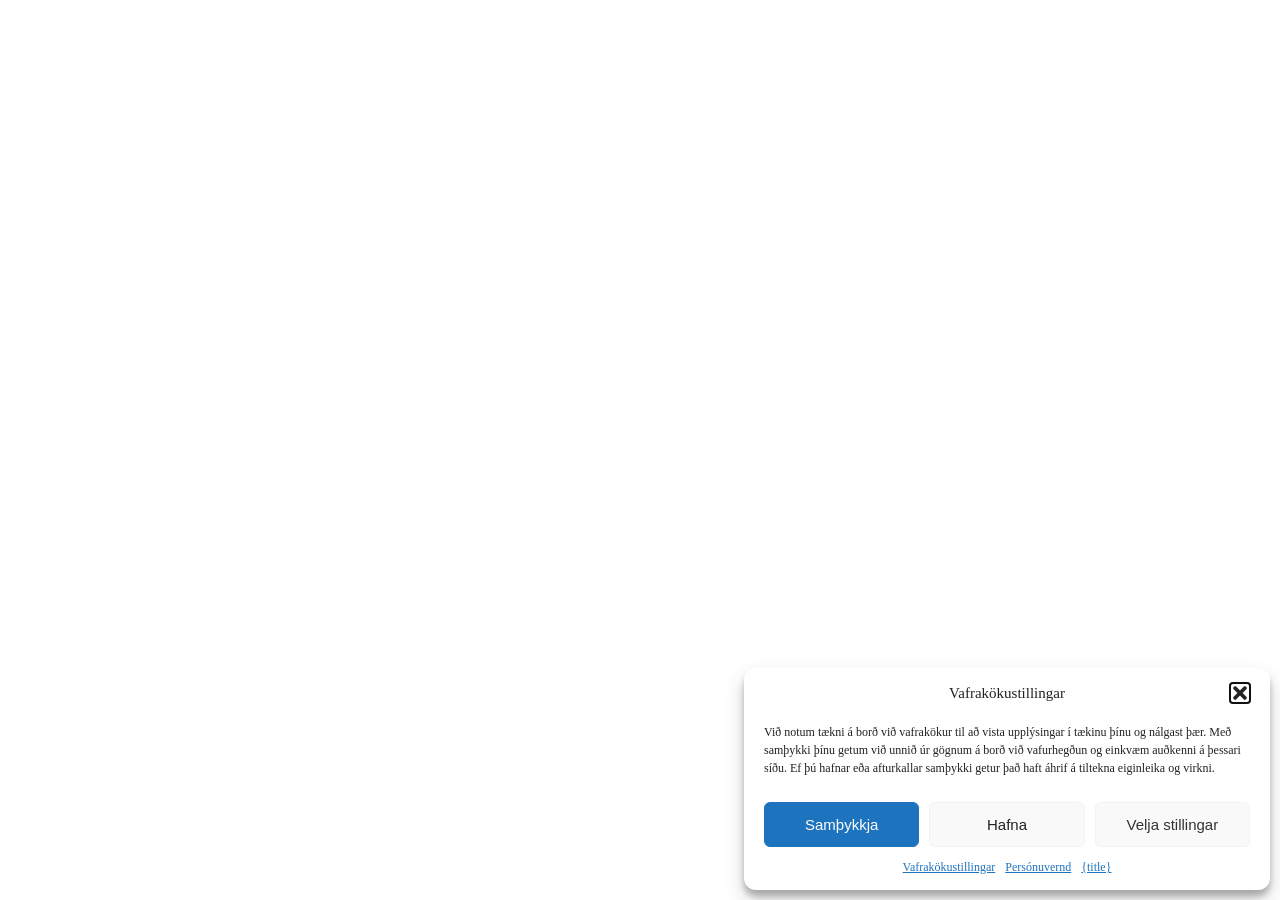
<file: s1h1gb/consent/source-is.html>
<!doctype html><html lang="is"><head><meta charset="UTF-8"><meta name="robots" content="noindex, nofollow"><link id="cmplz-general-css" rel="stylesheet" href="/s1h1gb/consent/complianz/cookieblocker.min.css"><link id="cmplz-banner-1-optin-css" rel="stylesheet" href="/s1h1gb/consent/complianz/banner-1-optin.css"></head><body><div id="cmplz-cookiebanner-container"><div id="cmplz-cookiebanner-1-optin" class="cmplz-cookiebanner cmplz-hidden banner-1 banner-a optin cmplz-bottom-right cmplz-categories-type-view-preferences" aria-modal="true" data-nosnippet="true" role="dialog" aria-live="polite" aria-labelledby="cmplz-header-1-optin" aria-describedby="cmplz-message-1-optin">
	<div class="cmplz-header">
		<div class="cmplz-logo"></div>
		<div class="cmplz-title" id="cmplz-header-1-optin">Vafrakökustillingar</div>
		<div class="cmplz-close" tabindex="0" role="button" aria-label="Loka glugga">
			<svg aria-hidden="true" focusable="false" data-prefix="fas" data-icon="times" class="svg-inline--fa fa-times fa-w-11" role="img" xmlns="http://www.w3.org/2000/svg" viewBox="0 0 352 512"><path fill="currentColor" d="M242.72 256l100.07-100.07c12.28-12.28 12.28-32.19 0-44.48l-22.24-22.24c-12.28-12.28-32.19-12.28-44.48 0L176 189.28 75.93 89.21c-12.28-12.28-32.19-12.28-44.48 0L9.21 111.45c-12.28 12.28-12.28 32.19 0 44.48L109.28 256 9.21 356.07c-12.28 12.28-12.28 32.19 0 44.48l22.24 22.24c12.28 12.28 32.2 12.28 44.48 0L176 322.72l100.07 100.07c12.28 12.28 32.2 12.28 44.48 0l22.24-22.24c12.28-12.28 12.28-32.19 0-44.48L242.72 256z"></path></svg>
		</div>
	</div>

	<div class="cmplz-divider cmplz-divider-header"></div>
	<div class="cmplz-body">
		<div class="cmplz-message" id="cmplz-message-1-optin">Við notum tækni á borð við vafrakökur til að vista upplýsingar í tækinu þínu og nálgast þær. Með samþykki þínu getum við unnið úr gögnum á borð við vafurhegðun og einkvæm auðkenni á þessari síðu. Ef þú hafnar eða afturkallar samþykki getur það haft áhrif á tiltekna eiginleika og virkni.</div>
		
		<div class="cmplz-categories">
			<div class="cmplz-category cmplz-functional">
				<div class="cmplz-category-header">
					<span class="cmplz-category-title" id="cmplz-title-functional-1-optin">Nauðsynlegar</span>
					<span class='cmplz-always-active'>
						<span class="cmplz-banner-checkbox">
							<input type="checkbox"
									id="cmplz-functional-optin"
									data-category="cmplz_functional"
									class="cmplz-consent-checkbox cmplz-functional"
									size="40"
									value="1"/>
							<label class="cmplz-label" for="cmplz-functional-optin"><span class="screen-reader-text">Nauðsynlegar</span></label>
						</span>
						Alltaf virkar					</span>
					<button class="cmplz-category-toggle"
							aria-expanded="false"
							aria-controls="cmplz-desc-functional-1-optin"
							aria-labelledby="cmplz-title-functional-1-optin">
						<span class="cmplz-icon cmplz-open">
							<svg aria-hidden="true" focusable="false" xmlns="http://www.w3.org/2000/svg" viewBox="0 0 448 512" height="18"><path d="M224 416c-8.188 0-16.38-3.125-22.62-9.375l-192-192c-12.5-12.5-12.5-32.75 0-45.25s32.75-12.5 45.25 0L224 338.8l169.4-169.4c12.5-12.5 32.75-12.5 45.25 0s12.5 32.75 0 45.25l-192 192C240.4 412.9 232.2 416 224 416z"/></svg>
						</span>
					</button>
				</div>
				<div class="cmplz-description" id="cmplz-desc-functional-1-optin" hidden>
					<span class="cmplz-description-functional">Tæknileg vistun eða aðgangur er nauðsynlegur til að veita tiltekna þjónustu sem áskrifandi eða notandi hefur sérstaklega óskað eftir, eða eingöngu til að miðla samskiptum um fjarskiptanet.</span>
				</div>
			</div>

			<div class="cmplz-category cmplz-preferences">
				<div class="cmplz-category-header">
					<span class="cmplz-category-title" id="cmplz-title-preferences-1-optin">Kjörstillingar</span>
					<span class="cmplz-banner-checkbox">
						<input type="checkbox"
								id="cmplz-preferences-optin"
								data-category="cmplz_preferences"
								class="cmplz-consent-checkbox cmplz-preferences"
								size="40"
								value="1"/>
						<label class="cmplz-label" for="cmplz-preferences-optin"><span class="screen-reader-text">Kjörstillingar</span></label>
					</span>
					<button class="cmplz-category-toggle"
							aria-expanded="false"
							aria-controls="cmplz-desc-preferences-1-optin"
							aria-labelledby="cmplz-title-preferences-1-optin">
						<span class="cmplz-icon cmplz-open">
							<svg aria-hidden="true" focusable="false" xmlns="http://www.w3.org/2000/svg" viewBox="0 0 448 512" height="18"><path d="M224 416c-8.188 0-16.38-3.125-22.62-9.375l-192-192c-12.5-12.5-12.5-32.75 0-45.25s32.75-12.5 45.25 0L224 338.8l169.4-169.4c12.5-12.5 32.75-12.5 45.25 0s12.5 32.75 0 45.25l-192 192C240.4 412.9 232.2 416 224 416z"/></svg>
						</span>
					</button>
				</div>
				<div class="cmplz-description" id="cmplz-desc-preferences-1-optin" hidden>
					<span class="cmplz-description-preferences">Tæknileg vistun eða aðgangur er nauðsynlegur til að vista kjörstillingar sem áskrifandi eða notandi hefur ekki sérstaklega óskað eftir.</span>
				</div>
			</div>

			<div class="cmplz-category cmplz-statistics">
				<div class="cmplz-category-header">
					<span class="cmplz-category-title" id="cmplz-title-statistics-1-optin">Tölfræði</span>
					<span class="cmplz-banner-checkbox">
						<input type="checkbox"
								id="cmplz-statistics-optin"
								data-category="cmplz_statistics"
								class="cmplz-consent-checkbox cmplz-statistics"
								size="40"
								value="1"/>
						<label class="cmplz-label" for="cmplz-statistics-optin"><span class="screen-reader-text">Tölfræði</span></label>
					</span>
					<button class="cmplz-category-toggle"
							aria-expanded="false"
							aria-controls="cmplz-desc-statistics-1-optin"
							aria-labelledby="cmplz-title-statistics-1-optin">
						<span class="cmplz-icon cmplz-open">
							<svg aria-hidden="true" focusable="false" xmlns="http://www.w3.org/2000/svg" viewBox="0 0 448 512" height="18"><path d="M224 416c-8.188 0-16.38-3.125-22.62-9.375l-192-192c-12.5-12.5-12.5-32.75 0-45.25s32.75-12.5 45.25 0L224 338.8l169.4-169.4c12.5-12.5 32.75-12.5 45.25 0s12.5 32.75 0 45.25l-192 192C240.4 412.9 232.2 416 224 416z"/></svg>
						</span>
					</button>
				</div>
				<div class="cmplz-description" id="cmplz-desc-statistics-1-optin" hidden>
					<span class="cmplz-description-statistics">Tæknileg vistun eða aðgangur sem er eingöngu notaður í tölfræðilegum tilgangi.</span>
					<span class="cmplz-description-statistics-anonymous">Tæknileg vistun eða aðgangur sem er eingöngu notaður í nafnlausum tölfræðilegum tilgangi. Án dómsúrskurðar, frjálsrar afhendingar upplýsinga frá netþjónustuveitu þinni eða viðbótargagna frá þriðja aðila er yfirleitt ekki hægt að nota þessar upplýsingar einar og sér til að bera kennsl á þig.</span>
				</div>
			</div>

			<div class="cmplz-category cmplz-marketing">
				<div class="cmplz-category-header">
					<span class="cmplz-category-title" id="cmplz-title-marketing-1-optin">Markaðssetning</span>
					<span class="cmplz-banner-checkbox">
						<input type="checkbox"
								id="cmplz-marketing-optin"
								data-category="cmplz_marketing"
								class="cmplz-consent-checkbox cmplz-marketing"
								size="40"
								value="1"/>
						<label class="cmplz-label" for="cmplz-marketing-optin"><span class="screen-reader-text">Markaðssetning</span></label>
					</span>
					<button class="cmplz-category-toggle"
							aria-expanded="false"
							aria-controls="cmplz-desc-marketing-1-optin"
							aria-labelledby="cmplz-title-marketing-1-optin">
						<span class="cmplz-icon cmplz-open">
							<svg aria-hidden="true" focusable="false" xmlns="http://www.w3.org/2000/svg" viewBox="0 0 448 512" height="18"><path d="M224 416c-8.188 0-16.38-3.125-22.62-9.375l-192-192c-12.5-12.5-12.5-32.75 0-45.25s32.75-12.5 45.25 0L224 338.8l169.4-169.4c12.5-12.5 32.75-12.5 45.25 0s12.5 32.75 0 45.25l-192 192C240.4 412.9 232.2 416 224 416z"/></svg>
						</span>
					</button>
				</div>
				<div class="cmplz-description" id="cmplz-desc-marketing-1-optin" hidden>
					<span class="cmplz-description-marketing">Tæknileg vistun eða aðgangur er notaður til að búa til notendasnið fyrir auglýsingar eða til að rekja ferðir notanda á einni eða fleiri vefsíðum í sambærilegum markaðslegum tilgangi.</span>
				</div>
			</div>
		</div>
			</div>

	<div class="cmplz-links cmplz-information">
		<ul>
			<li><a class="cmplz-link cmplz-manage-options cookie-statement" href="#" data-relative_url="#cmplz-manage-consent-container">Breyta stillingum</a></li>
			<li><a class="cmplz-link cmplz-manage-third-parties cookie-statement" href="#" data-relative_url="#cmplz-cookies-overview">Stjórna þjónustum</a></li>
			<li><a class="cmplz-link cmplz-manage-vendors tcf cookie-statement" href="#" data-relative_url="#cmplz-tcf-wrapper">Stjórna {vendor_count} þjónustuaðilum</a></li>
			<li><a class="cmplz-link cmplz-external cmplz-read-more-purposes tcf" target="_blank" rel="noopener noreferrer nofollow" href="https://cookiedatabase.org/tcf/purposes/" aria-label="Lesa meira um tilgang TCF-vinnslu á Cookie Database">Lesa meira um tilgang vinnslunnar</a></li>
		</ul>
			</div>

	<div class="cmplz-divider cmplz-footer"></div>

	<div class="cmplz-buttons">
		<button class="cmplz-btn cmplz-accept">Samþykkja</button>
		<button class="cmplz-btn cmplz-deny">Hafna</button>
		<button class="cmplz-btn cmplz-view-preferences">Velja stillingar</button>
		<button class="cmplz-btn cmplz-save-preferences">Vista stillingar</button>
		<a class="cmplz-btn cmplz-manage-options tcf cookie-statement" href="#" data-relative_url="#cmplz-manage-consent-container">Velja stillingar</a>
			</div>


	<div class="cmplz-documents cmplz-links">
		<ul>
			<li><a class="cmplz-link cookie-statement" href="#" data-relative_url="">{title}</a></li>
			<li><a class="cmplz-link privacy-statement" href="#" data-relative_url="">{title}</a></li>
			<li><a class="cmplz-link impressum" href="#" data-relative_url="">{title}</a></li>
		</ul>
			</div>
</div>
</div><div id="cmplz-manage-consent" data-nosnippet="true"><button class="cmplz-btn cmplz-hidden cmplz-manage-consent manage-consent-1" aria-haspopup="dialog" aria-controls="cmplz-cookiebanner-1-optin">Vafrakökustillingar</button>

</div><script id="cmplz-cookiebanner-js-extra">var complianz = {"prefix": "cmplz_", "debug": "", "user_banner_id": "1", "set_cookies": [], "block_ajax_content": "", "banner_version": "16", "version": "7.5.5", "store_consent": "", "do_not_track_enabled": "", "consenttype": "optin", "region": "eu", "geoip": "", "dismiss_timeout": "", "disable_cookiebanner": "", "soft_cookiewall": "", "dismiss_on_scroll": "", "cookie_expiry": "365", "url": "https://heimkoma.app/wp-json/complianz/v1/", "locale": "lang=is&locale=is_IS", "set_cookies_on_root": "", "cookie_domain": "", "current_policy_id": "36", "cookie_path": "/", "categories": {"statistics": "statistics", "marketing": "marketing"}, "tcf_active": "", "placeholdertext": "Samþykktu vafrakökur í flokknum {category} til að virkja þetta efni", "css_file": "https://heimkoma.app/wp-content/uploads/complianz/css/banner-{banner_id}-{type}.css?v=16", "page_links": {"eu": {"cookie-statement": {"title": "Vafrakökustillingar", "url": "https://heimkoma.app/cookies-settings/"}, "privacy-statement": {"title": "Persónuvernd", "url": "https://heimkoma.app/privacy-policy/"}}}, "tm_categories": "", "forceEnableStats": "", "preview": "", "clean_cookies": "", "aria_label": "Samþykktu vafrakökur í flokknum {category} til að virkja þetta efni", "iapi_nav": "fallback"};</script><script id="cmplz-cookiebanner-js" src="/s1h1gb/consent/complianz/complianz.min.js"></script></body></html>
</file>
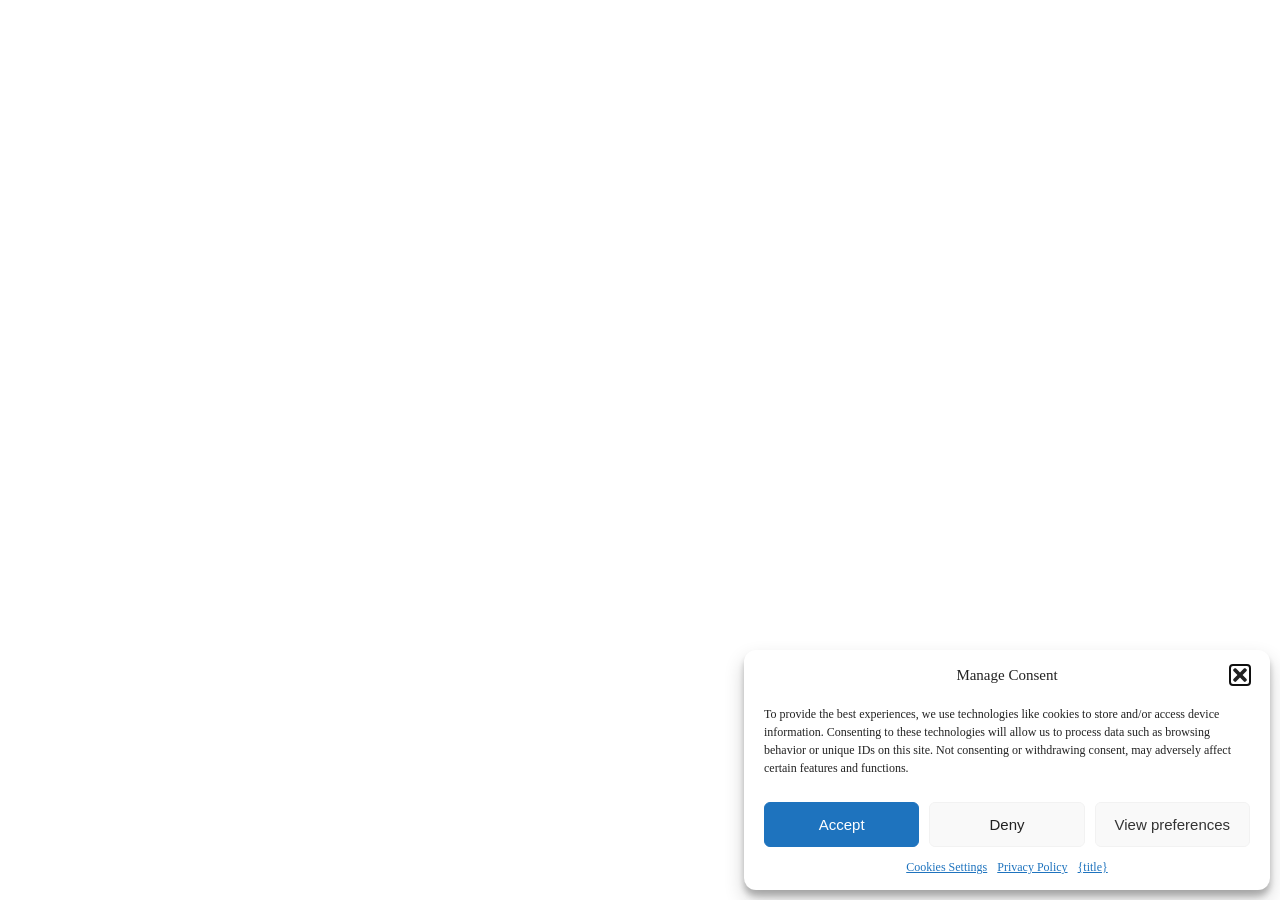
<file: s1h2gb/consent/source-en.html>
<!doctype html><html lang="en"><head><meta charset="UTF-8"><meta name="robots" content="noindex, nofollow"><link id="cmplz-general-css" rel="stylesheet" href="/s1h2gb/consent/complianz/cookieblocker.min.css"><link id="cmplz-banner-1-optin-css" rel="stylesheet" href="/s1h2gb/consent/complianz/banner-1-optin.css"></head><body><div id="cmplz-cookiebanner-container"><div id="cmplz-cookiebanner-1-optin" class="cmplz-cookiebanner cmplz-hidden banner-1 banner-a optin cmplz-bottom-right cmplz-categories-type-view-preferences" aria-modal="true" data-nosnippet="true" role="dialog" aria-live="polite" aria-labelledby="cmplz-header-1-optin" aria-describedby="cmplz-message-1-optin">
	<div class="cmplz-header">
		<div class="cmplz-logo"></div>
		<div class="cmplz-title" id="cmplz-header-1-optin">Manage Consent</div>
		<div class="cmplz-close" tabindex="0" role="button" aria-label="Close dialog">
			<svg aria-hidden="true" focusable="false" data-prefix="fas" data-icon="times" class="svg-inline--fa fa-times fa-w-11" role="img" xmlns="http://www.w3.org/2000/svg" viewBox="0 0 352 512"><path fill="currentColor" d="M242.72 256l100.07-100.07c12.28-12.28 12.28-32.19 0-44.48l-22.24-22.24c-12.28-12.28-32.19-12.28-44.48 0L176 189.28 75.93 89.21c-12.28-12.28-32.19-12.28-44.48 0L9.21 111.45c-12.28 12.28-12.28 32.19 0 44.48L109.28 256 9.21 356.07c-12.28 12.28-12.28 32.19 0 44.48l22.24 22.24c12.28 12.28 32.2 12.28 44.48 0L176 322.72l100.07 100.07c12.28 12.28 32.2 12.28 44.48 0l22.24-22.24c12.28-12.28 12.28-32.19 0-44.48L242.72 256z"></path></svg>
		</div>
	</div>

	<div class="cmplz-divider cmplz-divider-header"></div>
	<div class="cmplz-body">
		<div class="cmplz-message" id="cmplz-message-1-optin">To provide the best experiences, we use technologies like cookies to store and/or access device information. Consenting to these technologies will allow us to process data such as browsing behavior or unique IDs on this site. Not consenting or withdrawing consent, may adversely affect certain features and functions.</div>
		
		<div class="cmplz-categories">
			<div class="cmplz-category cmplz-functional">
				<div class="cmplz-category-header">
					<span class="cmplz-category-title" id="cmplz-title-functional-1-optin">Functional</span>
					<span class='cmplz-always-active'>
						<span class="cmplz-banner-checkbox">
							<input type="checkbox"
									id="cmplz-functional-optin"
									data-category="cmplz_functional"
									class="cmplz-consent-checkbox cmplz-functional"
									size="40"
									value="1"/>
							<label class="cmplz-label" for="cmplz-functional-optin"><span class="screen-reader-text">Functional</span></label>
						</span>
						Always active					</span>
					<button class="cmplz-category-toggle"
							aria-expanded="false"
							aria-controls="cmplz-desc-functional-1-optin"
							aria-labelledby="cmplz-title-functional-1-optin">
						<span class="cmplz-icon cmplz-open">
							<svg aria-hidden="true" focusable="false" xmlns="http://www.w3.org/2000/svg" viewBox="0 0 448 512" height="18"><path d="M224 416c-8.188 0-16.38-3.125-22.62-9.375l-192-192c-12.5-12.5-12.5-32.75 0-45.25s32.75-12.5 45.25 0L224 338.8l169.4-169.4c12.5-12.5 32.75-12.5 45.25 0s12.5 32.75 0 45.25l-192 192C240.4 412.9 232.2 416 224 416z"/></svg>
						</span>
					</button>
				</div>
				<div class="cmplz-description" id="cmplz-desc-functional-1-optin" hidden>
					<span class="cmplz-description-functional">The technical storage or access is strictly necessary for the legitimate purpose of enabling the use of a specific service explicitly requested by the subscriber or user, or for the sole purpose of carrying out the transmission of a communication over an electronic communications network.</span>
				</div>
			</div>

			<div class="cmplz-category cmplz-preferences">
				<div class="cmplz-category-header">
					<span class="cmplz-category-title" id="cmplz-title-preferences-1-optin">Preferences</span>
					<span class="cmplz-banner-checkbox">
						<input type="checkbox"
								id="cmplz-preferences-optin"
								data-category="cmplz_preferences"
								class="cmplz-consent-checkbox cmplz-preferences"
								size="40"
								value="1"/>
						<label class="cmplz-label" for="cmplz-preferences-optin"><span class="screen-reader-text">Preferences</span></label>
					</span>
					<button class="cmplz-category-toggle"
							aria-expanded="false"
							aria-controls="cmplz-desc-preferences-1-optin"
							aria-labelledby="cmplz-title-preferences-1-optin">
						<span class="cmplz-icon cmplz-open">
							<svg aria-hidden="true" focusable="false" xmlns="http://www.w3.org/2000/svg" viewBox="0 0 448 512" height="18"><path d="M224 416c-8.188 0-16.38-3.125-22.62-9.375l-192-192c-12.5-12.5-12.5-32.75 0-45.25s32.75-12.5 45.25 0L224 338.8l169.4-169.4c12.5-12.5 32.75-12.5 45.25 0s12.5 32.75 0 45.25l-192 192C240.4 412.9 232.2 416 224 416z"/></svg>
						</span>
					</button>
				</div>
				<div class="cmplz-description" id="cmplz-desc-preferences-1-optin" hidden>
					<span class="cmplz-description-preferences">The technical storage or access is necessary for the legitimate purpose of storing preferences that are not requested by the subscriber or user.</span>
				</div>
			</div>

			<div class="cmplz-category cmplz-statistics">
				<div class="cmplz-category-header">
					<span class="cmplz-category-title" id="cmplz-title-statistics-1-optin">Statistics</span>
					<span class="cmplz-banner-checkbox">
						<input type="checkbox"
								id="cmplz-statistics-optin"
								data-category="cmplz_statistics"
								class="cmplz-consent-checkbox cmplz-statistics"
								size="40"
								value="1"/>
						<label class="cmplz-label" for="cmplz-statistics-optin"><span class="screen-reader-text">Statistics</span></label>
					</span>
					<button class="cmplz-category-toggle"
							aria-expanded="false"
							aria-controls="cmplz-desc-statistics-1-optin"
							aria-labelledby="cmplz-title-statistics-1-optin">
						<span class="cmplz-icon cmplz-open">
							<svg aria-hidden="true" focusable="false" xmlns="http://www.w3.org/2000/svg" viewBox="0 0 448 512" height="18"><path d="M224 416c-8.188 0-16.38-3.125-22.62-9.375l-192-192c-12.5-12.5-12.5-32.75 0-45.25s32.75-12.5 45.25 0L224 338.8l169.4-169.4c12.5-12.5 32.75-12.5 45.25 0s12.5 32.75 0 45.25l-192 192C240.4 412.9 232.2 416 224 416z"/></svg>
						</span>
					</button>
				</div>
				<div class="cmplz-description" id="cmplz-desc-statistics-1-optin" hidden>
					<span class="cmplz-description-statistics">The technical storage or access that is used exclusively for statistical purposes.</span>
					<span class="cmplz-description-statistics-anonymous">The technical storage or access that is used exclusively for anonymous statistical purposes. Without a subpoena, voluntary compliance on the part of your Internet Service Provider, or additional records from a third party, information stored or retrieved for this purpose alone cannot usually be used to identify you.</span>
				</div>
			</div>

			<div class="cmplz-category cmplz-marketing">
				<div class="cmplz-category-header">
					<span class="cmplz-category-title" id="cmplz-title-marketing-1-optin">Marketing</span>
					<span class="cmplz-banner-checkbox">
						<input type="checkbox"
								id="cmplz-marketing-optin"
								data-category="cmplz_marketing"
								class="cmplz-consent-checkbox cmplz-marketing"
								size="40"
								value="1"/>
						<label class="cmplz-label" for="cmplz-marketing-optin"><span class="screen-reader-text">Marketing</span></label>
					</span>
					<button class="cmplz-category-toggle"
							aria-expanded="false"
							aria-controls="cmplz-desc-marketing-1-optin"
							aria-labelledby="cmplz-title-marketing-1-optin">
						<span class="cmplz-icon cmplz-open">
							<svg aria-hidden="true" focusable="false" xmlns="http://www.w3.org/2000/svg" viewBox="0 0 448 512" height="18"><path d="M224 416c-8.188 0-16.38-3.125-22.62-9.375l-192-192c-12.5-12.5-12.5-32.75 0-45.25s32.75-12.5 45.25 0L224 338.8l169.4-169.4c12.5-12.5 32.75-12.5 45.25 0s12.5 32.75 0 45.25l-192 192C240.4 412.9 232.2 416 224 416z"/></svg>
						</span>
					</button>
				</div>
				<div class="cmplz-description" id="cmplz-desc-marketing-1-optin" hidden>
					<span class="cmplz-description-marketing">The technical storage or access is required to create user profiles to send advertising, or to track the user on a website or across several websites for similar marketing purposes.</span>
				</div>
			</div>
		</div>
			</div>

	<div class="cmplz-links cmplz-information">
		<ul>
			<li><a class="cmplz-link cmplz-manage-options cookie-statement" href="#" data-relative_url="#cmplz-manage-consent-container">Manage options</a></li>
			<li><a class="cmplz-link cmplz-manage-third-parties cookie-statement" href="#" data-relative_url="#cmplz-cookies-overview">Manage services</a></li>
			<li><a class="cmplz-link cmplz-manage-vendors tcf cookie-statement" href="#" data-relative_url="#cmplz-tcf-wrapper">Manage {vendor_count} vendors</a></li>
			<li><a class="cmplz-link cmplz-external cmplz-read-more-purposes tcf" target="_blank" rel="noopener noreferrer nofollow" href="https://cookiedatabase.org/tcf/purposes/" aria-label="Read more about TCF purposes on Cookie Database">Read more about these purposes</a></li>
		</ul>
			</div>

	<div class="cmplz-divider cmplz-footer"></div>

	<div class="cmplz-buttons">
		<button class="cmplz-btn cmplz-accept">Accept</button>
		<button class="cmplz-btn cmplz-deny">Deny</button>
		<button class="cmplz-btn cmplz-view-preferences">View preferences</button>
		<button class="cmplz-btn cmplz-save-preferences">Save preferences</button>
		<a class="cmplz-btn cmplz-manage-options tcf cookie-statement" href="#" data-relative_url="#cmplz-manage-consent-container">View preferences</a>
			</div>


	<div class="cmplz-documents cmplz-links">
		<ul>
			<li><a class="cmplz-link cookie-statement" href="#" data-relative_url="">{title}</a></li>
			<li><a class="cmplz-link privacy-statement" href="#" data-relative_url="">{title}</a></li>
			<li><a class="cmplz-link impressum" href="#" data-relative_url="">{title}</a></li>
		</ul>
			</div>
</div>
</div><div id="cmplz-manage-consent" data-nosnippet="true"><button class="cmplz-btn cmplz-hidden cmplz-manage-consent manage-consent-1" aria-haspopup="dialog" aria-controls="cmplz-cookiebanner-1-optin">Manage consent</button>

</div><script id="cmplz-cookiebanner-js-extra">var complianz = {"prefix": "cmplz_", "debug": "", "user_banner_id": "1", "set_cookies": [], "block_ajax_content": "", "banner_version": "16", "version": "7.5.5", "store_consent": "", "do_not_track_enabled": "", "consenttype": "optin", "region": "eu", "geoip": "", "dismiss_timeout": "", "disable_cookiebanner": "", "soft_cookiewall": "", "dismiss_on_scroll": "", "cookie_expiry": "365", "url": "https://heimkoma.app/wp-json/complianz/v1/", "locale": "lang=en&locale=en_GB", "set_cookies_on_root": "", "cookie_domain": "", "current_policy_id": "36", "cookie_path": "/", "categories": {"statistics": "statistics", "marketing": "marketing"}, "tcf_active": "", "placeholdertext": "Click to accept {category} cookies and enable this content", "css_file": "https://heimkoma.app/wp-content/uploads/complianz/css/banner-{banner_id}-{type}.css?v=16", "page_links": {"eu": {"cookie-statement": {"title": "Cookies Settings", "url": "https://heimkoma.app/cookies-settings/"}, "privacy-statement": {"title": "Privacy Policy", "url": "https://heimkoma.app/privacy-policy/"}}}, "tm_categories": "", "forceEnableStats": "", "preview": "", "clean_cookies": "", "aria_label": "Click to accept {category} cookies and enable this content", "iapi_nav": "fallback"};</script><script id="cmplz-cookiebanner-js" src="/s1h2gb/consent/complianz/complianz.min.js"></script></body></html>
</file>
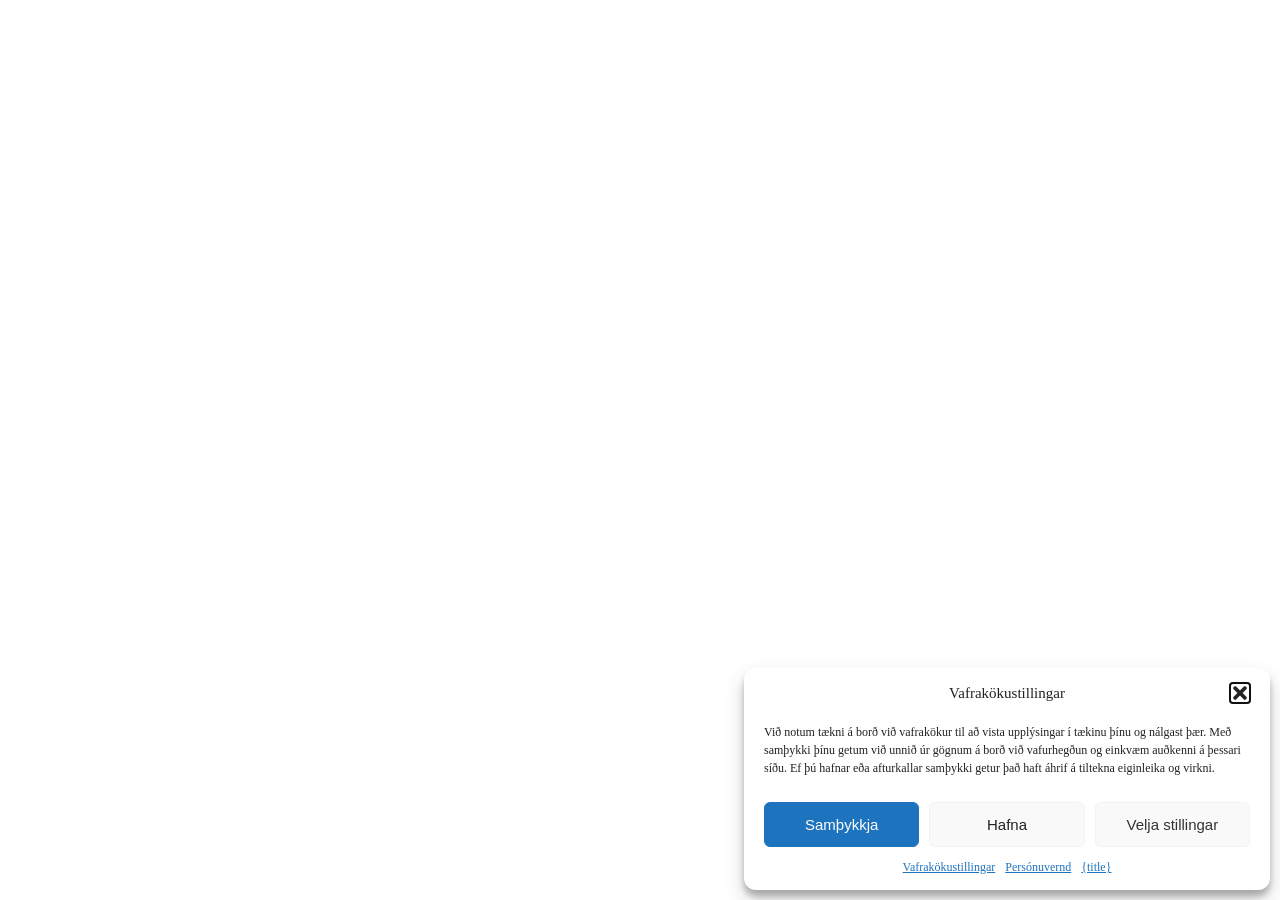
<file: s1h2gb/consent/source-is.html>
<!doctype html><html lang="is"><head><meta charset="UTF-8"><meta name="robots" content="noindex, nofollow"><link id="cmplz-general-css" rel="stylesheet" href="/s1h2gb/consent/complianz/cookieblocker.min.css"><link id="cmplz-banner-1-optin-css" rel="stylesheet" href="/s1h2gb/consent/complianz/banner-1-optin.css"></head><body><div id="cmplz-cookiebanner-container"><div id="cmplz-cookiebanner-1-optin" class="cmplz-cookiebanner cmplz-hidden banner-1 banner-a optin cmplz-bottom-right cmplz-categories-type-view-preferences" aria-modal="true" data-nosnippet="true" role="dialog" aria-live="polite" aria-labelledby="cmplz-header-1-optin" aria-describedby="cmplz-message-1-optin">
	<div class="cmplz-header">
		<div class="cmplz-logo"></div>
		<div class="cmplz-title" id="cmplz-header-1-optin">Vafrakökustillingar</div>
		<div class="cmplz-close" tabindex="0" role="button" aria-label="Loka glugga">
			<svg aria-hidden="true" focusable="false" data-prefix="fas" data-icon="times" class="svg-inline--fa fa-times fa-w-11" role="img" xmlns="http://www.w3.org/2000/svg" viewBox="0 0 352 512"><path fill="currentColor" d="M242.72 256l100.07-100.07c12.28-12.28 12.28-32.19 0-44.48l-22.24-22.24c-12.28-12.28-32.19-12.28-44.48 0L176 189.28 75.93 89.21c-12.28-12.28-32.19-12.28-44.48 0L9.21 111.45c-12.28 12.28-12.28 32.19 0 44.48L109.28 256 9.21 356.07c-12.28 12.28-12.28 32.19 0 44.48l22.24 22.24c12.28 12.28 32.2 12.28 44.48 0L176 322.72l100.07 100.07c12.28 12.28 32.2 12.28 44.48 0l22.24-22.24c12.28-12.28 12.28-32.19 0-44.48L242.72 256z"></path></svg>
		</div>
	</div>

	<div class="cmplz-divider cmplz-divider-header"></div>
	<div class="cmplz-body">
		<div class="cmplz-message" id="cmplz-message-1-optin">Við notum tækni á borð við vafrakökur til að vista upplýsingar í tækinu þínu og nálgast þær. Með samþykki þínu getum við unnið úr gögnum á borð við vafurhegðun og einkvæm auðkenni á þessari síðu. Ef þú hafnar eða afturkallar samþykki getur það haft áhrif á tiltekna eiginleika og virkni.</div>
		
		<div class="cmplz-categories">
			<div class="cmplz-category cmplz-functional">
				<div class="cmplz-category-header">
					<span class="cmplz-category-title" id="cmplz-title-functional-1-optin">Nauðsynlegar</span>
					<span class='cmplz-always-active'>
						<span class="cmplz-banner-checkbox">
							<input type="checkbox"
									id="cmplz-functional-optin"
									data-category="cmplz_functional"
									class="cmplz-consent-checkbox cmplz-functional"
									size="40"
									value="1"/>
							<label class="cmplz-label" for="cmplz-functional-optin"><span class="screen-reader-text">Nauðsynlegar</span></label>
						</span>
						Alltaf virkar					</span>
					<button class="cmplz-category-toggle"
							aria-expanded="false"
							aria-controls="cmplz-desc-functional-1-optin"
							aria-labelledby="cmplz-title-functional-1-optin">
						<span class="cmplz-icon cmplz-open">
							<svg aria-hidden="true" focusable="false" xmlns="http://www.w3.org/2000/svg" viewBox="0 0 448 512" height="18"><path d="M224 416c-8.188 0-16.38-3.125-22.62-9.375l-192-192c-12.5-12.5-12.5-32.75 0-45.25s32.75-12.5 45.25 0L224 338.8l169.4-169.4c12.5-12.5 32.75-12.5 45.25 0s12.5 32.75 0 45.25l-192 192C240.4 412.9 232.2 416 224 416z"/></svg>
						</span>
					</button>
				</div>
				<div class="cmplz-description" id="cmplz-desc-functional-1-optin" hidden>
					<span class="cmplz-description-functional">Tæknileg vistun eða aðgangur er nauðsynlegur til að veita tiltekna þjónustu sem áskrifandi eða notandi hefur sérstaklega óskað eftir, eða eingöngu til að miðla samskiptum um fjarskiptanet.</span>
				</div>
			</div>

			<div class="cmplz-category cmplz-preferences">
				<div class="cmplz-category-header">
					<span class="cmplz-category-title" id="cmplz-title-preferences-1-optin">Kjörstillingar</span>
					<span class="cmplz-banner-checkbox">
						<input type="checkbox"
								id="cmplz-preferences-optin"
								data-category="cmplz_preferences"
								class="cmplz-consent-checkbox cmplz-preferences"
								size="40"
								value="1"/>
						<label class="cmplz-label" for="cmplz-preferences-optin"><span class="screen-reader-text">Kjörstillingar</span></label>
					</span>
					<button class="cmplz-category-toggle"
							aria-expanded="false"
							aria-controls="cmplz-desc-preferences-1-optin"
							aria-labelledby="cmplz-title-preferences-1-optin">
						<span class="cmplz-icon cmplz-open">
							<svg aria-hidden="true" focusable="false" xmlns="http://www.w3.org/2000/svg" viewBox="0 0 448 512" height="18"><path d="M224 416c-8.188 0-16.38-3.125-22.62-9.375l-192-192c-12.5-12.5-12.5-32.75 0-45.25s32.75-12.5 45.25 0L224 338.8l169.4-169.4c12.5-12.5 32.75-12.5 45.25 0s12.5 32.75 0 45.25l-192 192C240.4 412.9 232.2 416 224 416z"/></svg>
						</span>
					</button>
				</div>
				<div class="cmplz-description" id="cmplz-desc-preferences-1-optin" hidden>
					<span class="cmplz-description-preferences">Tæknileg vistun eða aðgangur er nauðsynlegur til að vista kjörstillingar sem áskrifandi eða notandi hefur ekki sérstaklega óskað eftir.</span>
				</div>
			</div>

			<div class="cmplz-category cmplz-statistics">
				<div class="cmplz-category-header">
					<span class="cmplz-category-title" id="cmplz-title-statistics-1-optin">Tölfræði</span>
					<span class="cmplz-banner-checkbox">
						<input type="checkbox"
								id="cmplz-statistics-optin"
								data-category="cmplz_statistics"
								class="cmplz-consent-checkbox cmplz-statistics"
								size="40"
								value="1"/>
						<label class="cmplz-label" for="cmplz-statistics-optin"><span class="screen-reader-text">Tölfræði</span></label>
					</span>
					<button class="cmplz-category-toggle"
							aria-expanded="false"
							aria-controls="cmplz-desc-statistics-1-optin"
							aria-labelledby="cmplz-title-statistics-1-optin">
						<span class="cmplz-icon cmplz-open">
							<svg aria-hidden="true" focusable="false" xmlns="http://www.w3.org/2000/svg" viewBox="0 0 448 512" height="18"><path d="M224 416c-8.188 0-16.38-3.125-22.62-9.375l-192-192c-12.5-12.5-12.5-32.75 0-45.25s32.75-12.5 45.25 0L224 338.8l169.4-169.4c12.5-12.5 32.75-12.5 45.25 0s12.5 32.75 0 45.25l-192 192C240.4 412.9 232.2 416 224 416z"/></svg>
						</span>
					</button>
				</div>
				<div class="cmplz-description" id="cmplz-desc-statistics-1-optin" hidden>
					<span class="cmplz-description-statistics">Tæknileg vistun eða aðgangur sem er eingöngu notaður í tölfræðilegum tilgangi.</span>
					<span class="cmplz-description-statistics-anonymous">Tæknileg vistun eða aðgangur sem er eingöngu notaður í nafnlausum tölfræðilegum tilgangi. Án dómsúrskurðar, frjálsrar afhendingar upplýsinga frá netþjónustuveitu þinni eða viðbótargagna frá þriðja aðila er yfirleitt ekki hægt að nota þessar upplýsingar einar og sér til að bera kennsl á þig.</span>
				</div>
			</div>

			<div class="cmplz-category cmplz-marketing">
				<div class="cmplz-category-header">
					<span class="cmplz-category-title" id="cmplz-title-marketing-1-optin">Markaðssetning</span>
					<span class="cmplz-banner-checkbox">
						<input type="checkbox"
								id="cmplz-marketing-optin"
								data-category="cmplz_marketing"
								class="cmplz-consent-checkbox cmplz-marketing"
								size="40"
								value="1"/>
						<label class="cmplz-label" for="cmplz-marketing-optin"><span class="screen-reader-text">Markaðssetning</span></label>
					</span>
					<button class="cmplz-category-toggle"
							aria-expanded="false"
							aria-controls="cmplz-desc-marketing-1-optin"
							aria-labelledby="cmplz-title-marketing-1-optin">
						<span class="cmplz-icon cmplz-open">
							<svg aria-hidden="true" focusable="false" xmlns="http://www.w3.org/2000/svg" viewBox="0 0 448 512" height="18"><path d="M224 416c-8.188 0-16.38-3.125-22.62-9.375l-192-192c-12.5-12.5-12.5-32.75 0-45.25s32.75-12.5 45.25 0L224 338.8l169.4-169.4c12.5-12.5 32.75-12.5 45.25 0s12.5 32.75 0 45.25l-192 192C240.4 412.9 232.2 416 224 416z"/></svg>
						</span>
					</button>
				</div>
				<div class="cmplz-description" id="cmplz-desc-marketing-1-optin" hidden>
					<span class="cmplz-description-marketing">Tæknileg vistun eða aðgangur er notaður til að búa til notendasnið fyrir auglýsingar eða til að rekja ferðir notanda á einni eða fleiri vefsíðum í sambærilegum markaðslegum tilgangi.</span>
				</div>
			</div>
		</div>
			</div>

	<div class="cmplz-links cmplz-information">
		<ul>
			<li><a class="cmplz-link cmplz-manage-options cookie-statement" href="#" data-relative_url="#cmplz-manage-consent-container">Breyta stillingum</a></li>
			<li><a class="cmplz-link cmplz-manage-third-parties cookie-statement" href="#" data-relative_url="#cmplz-cookies-overview">Stjórna þjónustum</a></li>
			<li><a class="cmplz-link cmplz-manage-vendors tcf cookie-statement" href="#" data-relative_url="#cmplz-tcf-wrapper">Stjórna {vendor_count} þjónustuaðilum</a></li>
			<li><a class="cmplz-link cmplz-external cmplz-read-more-purposes tcf" target="_blank" rel="noopener noreferrer nofollow" href="https://cookiedatabase.org/tcf/purposes/" aria-label="Lesa meira um tilgang TCF-vinnslu á Cookie Database">Lesa meira um tilgang vinnslunnar</a></li>
		</ul>
			</div>

	<div class="cmplz-divider cmplz-footer"></div>

	<div class="cmplz-buttons">
		<button class="cmplz-btn cmplz-accept">Samþykkja</button>
		<button class="cmplz-btn cmplz-deny">Hafna</button>
		<button class="cmplz-btn cmplz-view-preferences">Velja stillingar</button>
		<button class="cmplz-btn cmplz-save-preferences">Vista stillingar</button>
		<a class="cmplz-btn cmplz-manage-options tcf cookie-statement" href="#" data-relative_url="#cmplz-manage-consent-container">Velja stillingar</a>
			</div>


	<div class="cmplz-documents cmplz-links">
		<ul>
			<li><a class="cmplz-link cookie-statement" href="#" data-relative_url="">{title}</a></li>
			<li><a class="cmplz-link privacy-statement" href="#" data-relative_url="">{title}</a></li>
			<li><a class="cmplz-link impressum" href="#" data-relative_url="">{title}</a></li>
		</ul>
			</div>
</div>
</div><div id="cmplz-manage-consent" data-nosnippet="true"><button class="cmplz-btn cmplz-hidden cmplz-manage-consent manage-consent-1" aria-haspopup="dialog" aria-controls="cmplz-cookiebanner-1-optin">Vafrakökustillingar</button>

</div><script id="cmplz-cookiebanner-js-extra">var complianz = {"prefix": "cmplz_", "debug": "", "user_banner_id": "1", "set_cookies": [], "block_ajax_content": "", "banner_version": "16", "version": "7.5.5", "store_consent": "", "do_not_track_enabled": "", "consenttype": "optin", "region": "eu", "geoip": "", "dismiss_timeout": "", "disable_cookiebanner": "", "soft_cookiewall": "", "dismiss_on_scroll": "", "cookie_expiry": "365", "url": "https://heimkoma.app/wp-json/complianz/v1/", "locale": "lang=is&locale=is_IS", "set_cookies_on_root": "", "cookie_domain": "", "current_policy_id": "36", "cookie_path": "/", "categories": {"statistics": "statistics", "marketing": "marketing"}, "tcf_active": "", "placeholdertext": "Samþykktu vafrakökur í flokknum {category} til að virkja þetta efni", "css_file": "https://heimkoma.app/wp-content/uploads/complianz/css/banner-{banner_id}-{type}.css?v=16", "page_links": {"eu": {"cookie-statement": {"title": "Vafrakökustillingar", "url": "https://heimkoma.app/cookies-settings/"}, "privacy-statement": {"title": "Persónuvernd", "url": "https://heimkoma.app/privacy-policy/"}}}, "tm_categories": "", "forceEnableStats": "", "preview": "", "clean_cookies": "", "aria_label": "Samþykktu vafrakökur í flokknum {category} til að virkja þetta efni", "iapi_nav": "fallback"};</script><script id="cmplz-cookiebanner-js" src="/s1h2gb/consent/complianz/complianz.min.js"></script></body></html>
</file>
<file: gym/style.css>
@import url('https://fonts.googleapis.com/css2?family=DM+Sans:wght@400;500;600;700&family=DM+Serif+Display:ital@0;1&display=swap');
:root{--ink:#1f3d59;--paper:#ffffff;--muted:#586875;--line:#dbe3e9;--lime:#8ab9ed}*{box-sizing:border-box}html{scroll-behavior:smooth;scroll-padding-top:90px}body{margin:0;background:var(--paper);color:var(--ink);font:16px/1.65 'DM Sans',Arial,sans-serif}h1,h2,h3{font-family:'DM Sans',Arial,sans-serif;line-height:1.1;font-weight:500;letter-spacing:-.055em;margin:0 0 24px}h1{font-size:clamp(52px,6.5vw,92px)}h2{font-size:clamp(34px,4vw,54px)}h3{font-size:32px}p{margin:0 0 20px}a{color:inherit}button,a,input{touch-action:manipulation}button{font:inherit;cursor:pointer}button:focus-visible,a:focus-visible,summary:focus-visible{outline:3px solid #aa7b2c;outline-offset:5px}header{height:94px;display:flex;align-items:center;justify-content:space-between;border-bottom:1px solid var(--line);margin:0 5%;gap:24px}.brand{text-decoration:none;font-size:35px;font-weight:700;letter-spacing:-2px;line-height:1}.brand span{font:10px/1 Arial;letter-spacing:3px;margin-left:18px;border-left:1px solid var(--line);padding-left:18px}nav{display:flex;align-items:center;gap:32px}nav>a{text-decoration:none;font-size:14px}.language{display:flex;border:1px solid #dbe3e9;border-radius:24px;padding:3px}.language button{border:0;background:transparent;color:var(--ink);padding:7px 12px;border-radius:24px;font-size:12px}.language button[aria-pressed=true]{background:var(--ink);color:white}.hero{display:grid;grid-template-columns:1fr 1fr;min-height:680px;padding:64px 5%;gap:6%}.hero-copy{align-self:center}.eyebrow{font-size:11px;letter-spacing:2px;font-weight:700;text-transform:uppercase;margin-bottom:24px}.intro{font-size:18px;max-width:440px;color:var(--muted);margin-bottom:30px}.button{display:inline-flex;background:var(--ink);color:white;padding:15px 25px;border:1px solid transparent;border-radius:5px;text-decoration:none;font-weight:600;font-size:14px;align-items:center;justify-content:center}.button:hover{background:#315879}.textlink{display:inline-block;font-size:14px;margin:18px 0 0 20px;text-underline-offset:5px}.hero-stats{display:flex;gap:40px;border-top:1px solid var(--line);padding-top:27px;margin-top:36px}.hero-stats strong{font:500 32px/1 'DM Sans',Arial}.hero-stats small{display:block;font-size:11px;margin-top:9px;letter-spacing:.4px}.hero-image{position:relative;margin:0;overflow:hidden;border-radius:6px;min-height:520px;background:#d4cebe}.hero-image img{height:100%;width:100%;object-fit:cover;object-position:57% center;position:absolute}.hero-image figcaption{position:absolute;bottom:0;padding:24px;width:100%;color:white;background:linear-gradient(transparent,#0008);display:flex;justify-content:space-between;gap:16px;font-size:10px;letter-spacing:1px}.section{margin:0 5%;padding:70px 0;display:grid;grid-template-columns:1fr 1fr;gap:6%;border-top:1px solid var(--line)}.section>div>p{max-width:560px}.setup details{border-top:1px solid var(--line);padding-top:16px}summary{cursor:pointer;font-weight:600}details p{margin-top:16px;font-size:14px;color:var(--muted)}.session{margin:0 5% 65px;padding:45px;background:var(--ink);color:var(--paper);border-radius:8px;scroll-margin-top:25px}.session-heading{display:flex;justify-content:space-between;gap:35px}.session h2{margin-bottom:15px}.session-heading p:not(.eyebrow){color:#dce8f3;max-width:550px}.plan{display:flex;gap:24px;align-self:center}.plan>span{display:flex;flex-direction:column;font-size:11px;white-space:nowrap}.plan b{font-size:30px;font-weight:500;color:var(--lime)}.player{border-top:1px solid #637d95;display:grid;grid-template-columns:.85fr 1.15fr;gap:40px;padding-top:32px;margin-top:15px}.clock-side>.eyebrow{margin:0;color:var(--lime)}#clock{font:400 clamp(64px,7vw,100px)/1.2 'DM Sans',Arial;letter-spacing:-5px;font-variant-numeric:tabular-nums}#total{font-size:12px;color:#dce8f3;margin:8px 0}progress{width:100%;height:4px;accent-color:var(--lime);display:block;margin:20px 0}progress::-webkit-progress-bar{background:#637d95}progress::-webkit-progress-value{background:var(--lime)}.controls{display:flex;gap:10px;flex-wrap:wrap}.button.light{background:var(--lime);color:var(--ink)}.ghost{background:transparent;color:var(--paper);border:1px solid #8aa1b5;padding:10px 14px;border-radius:5px;font-size:13px}.player-note{font-size:11px;color:#dce8f3;margin:15px 0 0}.stage{display:flex;flex-direction:column;justify-content:center;background:#2c4d6b;padding:25px;border-radius:5px}.stage img{width:100%;max-height:225px;object-fit:contain;background:#e9e8e2;border-radius:4px;margin-bottom:15px}.stage img[hidden]{display:none}#stageTitle{font:500 26px/1.3 'DM Sans',Arial;letter-spacing:-.8px;margin:0 0 12px}#stageNote{font-size:14px;color:#e9f2fb;margin-bottom:12px}#stageLink{font-size:12px;text-underline-offset:4px}.timing{font-size:12px;color:#dce8f3;margin:24px 0 0;border-top:1px solid #637d95;padding-top:20px}.exercise-heading{border:0;padding:15px 0 35px}.exercise-heading>p{align-self:end;color:var(--muted);max-width:500px}.exercise{margin:0 5%;padding:45px 0;display:grid;grid-template-columns:1.05fr 1fr;gap:6%;border-top:1px solid var(--line);scroll-margin-top:25px}.exercise figure{margin:0;align-self:start;position:sticky;top:25px;background:#ebeae4;border-radius:6px;overflow:hidden}.exercise img{display:block;width:100%;height:auto;aspect-ratio:3/2;object-fit:contain}.exercise figcaption{display:flex;justify-content:space-around;font-size:11px;padding:8px 15px;color:var(--muted);background:#f7fbfe}.exercise .num{font:400 15px Manrope;letter-spacing:2px}.exercise .area{font-size:11px;letter-spacing:1px;text-transform:uppercase;color:var(--muted);margin-left:20px}.exercise h3{margin:15px 0}.dose{display:inline-block;background:#edf4fc;border-radius:3px;font-size:12px;padding:5px 12px;margin:0 0 12px}.exercise ol{padding-left:21px;margin:12px 0 18px;font-size:15px}.exercise li{padding-left:6px;margin-bottom:10px}.cue{font-size:13px;border-left:3px solid #8ab9ed;padding-left:13px}.options{display:grid;grid-template-columns:1fr 1fr;gap:20px;padding-top:16px;border-top:1px solid var(--line)}.options b{font-size:10px;text-transform:uppercase;letter-spacing:1px}.options p{font-size:13px;color:var(--muted);margin:5px 0}.finish{margin-top:30px}.notes{margin:0 5%;padding:30px 0;border-top:1px solid var(--line)}.notes a{display:block;font-size:12px;margin-bottom:8px}footer{background:#f7fbfe;padding:35px 5%;display:flex;align-items:center;justify-content:space-between;gap:25px;font-size:12px}footer .brand{font-size:28px}.skip{position:absolute;top:-100px}.skip:focus{top:5px;background:white;z-index:10;padding:10px}noscript p{padding:30px}@media(min-width:1500px){body{max-width:1600px;margin:auto}}@media(max-width:900px){.hero{gap:4%;min-height:580px;padding-top:40px;padding-bottom:40px}h1{font-size:58px}.hero-image{min-height:450px}.session{padding:30px}.session-heading{display:block}.plan{margin:20px 0}.section,.exercise{gap:4%}.player{gap:20px}.textlink{margin-left:0;display:block}}@media(max-width:650px){header{height:76px}.brand{font-size:30px}nav>a{display:none}nav{gap:12px}.hero{display:flex;flex-direction:column;padding-top:35px;gap:32px}.hero h1{font-size:56px}.hero-image{min-height:320px;order:2}.hero-stats{margin-top:25px}.hero .eyebrow{margin-bottom:18px}.hero .intro{font-size:16px}.textlink{display:inline-block;margin-left:15px;font-size:12px}.section,.exercise{grid-template-columns:1fr;gap:24px;padding:40px 0}.section h2{margin-bottom:0}.session{padding:25px 20px;margin-bottom:40px}.session h2{font-size:34px}.plan{gap:35px}.player{grid-template-columns:1fr}.stage{padding:20px}#clock{font-size:76px}.stage img{max-height:none}.exercise-heading{padding-top:0}.exercise figure{position:static}.exercise h3{font-size:30px}.options{gap:16px}.hero-image figcaption{padding:20px}.finish{margin-top:0}footer{flex-wrap:wrap}footer span{width:100%;order:3}.eyebrow{font-size:10px}.exercise img{aspect-ratio:auto}.session-heading p:not(.eyebrow){font-size:14px}}@media(prefers-reduced-motion:reduce){html{scroll-behavior:auto}}@media print{body{font-size:11px;background:white}header{height:60px}nav,.hero-image,.session,.button,.textlink,.notes,footer,.skip{display:none!important}.hero{display:block;min-height:0;padding:20px 5%}h1{font-size:35px}h2{font-size:24px}.hero-stats{display:none}.section{padding:20px 0}.exercise{break-inside:avoid;grid-template-columns:1fr 1fr;padding:20px 0;gap:20px}.exercise figure{position:static}.exercise h3{font-size:21px}.exercise ol{font-size:11px}.options p,.cue{font-size:10px}.exercise .area{font-size:9px}.setup details{display:none}.exercise-heading{padding-bottom:15px}}

/* Shared Heimkoma visual identity */
h1,h2{font-family:'DM Serif Display',Georgia,serif;font-weight:400;letter-spacing:-.025em}h3{font-family:'DM Sans',Arial,sans-serif;font-weight:500;letter-spacing:-.025em}.hero{background:#f7fbfe}.hero-image,.session,.button,.ghost,.stage,.stage img,.exercise figure,.dose{border-radius:0}.brand{display:flex;align-items:center}.brand img{width:185px;height:auto;max-height:49px;object-fit:contain}.brand span{font-family:'DM Sans',Arial,sans-serif;color:#586875}.session h2{color:#fff}.hero-stats strong{font-family:'DM Sans',Arial,sans-serif}.bodyweight{background:#f7fbfe;margin:0;padding:65px 5%;border-bottom:1px solid var(--line)}.bodyweight h3{font-size:19px;margin:22px 0 7px}.bodyweight .ideas p{font-size:15px;margin-bottom:20px}.bodyweight .eyebrow{color:#586875}.bodyweight .ideas>p:first-child{font-size:16px}.warmup-note{border-left:3px solid #8ab9ed;padding:10px 0 10px 18px;margin-top:25px}.warmup-note b{display:block;margin-bottom:6px}.warmup-note p{font-size:14px;margin:0;color:var(--muted)}@media(max-width:650px){.brand img{width:150px}.brand span{margin-left:12px;padding-left:12px}.bodyweight{padding:40px 5%}}@media print{.bodyweight{background:white}.bodyweight .ideas{break-inside:avoid}}
</file>
<file: s1h1gb/consent/complianz/banner-1-optin.css>
input[type="checkbox"].cmplz-category { width: initial; -webkit-appearance: checkbox;}input[type="checkbox"].cmplz-category:checked::before { content: '';}.cmplz-cookiebanner { box-sizing: border-box;}:root { --cmplz_banner_width: 526px; --cmplz_banner_background_color: #ffffff; --cmplz_banner_border_color: #f2f2f2; --cmplz_banner_border_width: 0px 0px 0px 0px ; --cmplz_banner_border_radius: 12px 12px 12px 12px; --cmplz_banner_margin: 10px; --cmplz_categories-height: 163px; --cmplz_title_font_size: 15px; --cmplz_text_line_height: calc(var(--cmplz_text_font_size) * 1.5); --cmplz_text_color: #222222; --cmplz_hyperlink_color: #1E73BE; --cmplz_text_font_size: 12px; --cmplz_link_font_size: 12px; --cmplz_category_body_font_size: 12px; --cmplz_button_accept_background_color: #1E73BE; --cmplz_button_accept_border_color: #1E73BE; --cmplz_button_accept_text_color: #ffffff; --cmplz_button_deny_background_color: #f9f9f9; --cmplz_button_deny_border_color: #f2f2f2; --cmplz_button_deny_text_color: #222222; --cmplz_button_settings_background_color: #f9f9f9; --cmplz_button_settings_border_color: #f2f2f2; --cmplz_button_settings_text_color: #333333; --cmplz_button_border_radius: 6px 6px 6px 6px; --cmplz_button_font_size: 15px; --cmplz_category_header_always_active_color: green; --cmplz_category_header_title_font_size: 14px; --cmplz_category_header_active_font_size: 12px; --cmplz-manage-consent-height: 50px; --cmplz-manage-consent-offset: -35px; --cmplz_slider_active_color: #1e73be; --cmplz_slider_inactive_color: #F56E28; --cmplz_slider_bullet_color: #ffffff;}body.cmplz-banner-active *:not(.cmplz-cookiebanner):not(.cmplz-cookiebanner *) { pointer-events: none !important; user-select: none !important;}.cmplz-cookiebanner * { pointer-events: auto !important; user-select: auto !important;}#cmplz-manage-consent .cmplz-manage-consent { margin: unset; z-index: 9998; color: var(--cmplz_text_color); background-color: var(--cmplz_banner_background_color); border-style: solid; border-color: var(--cmplz_banner_border_color); border-width: var(--cmplz_banner_border_width); border-radius: var(--cmplz_banner_border_radius); border-bottom-left-radius: 0; border-bottom-right-radius: 0; line-height: initial; position: fixed; bottom: var(--cmplz-manage-consent-offset); min-width: 100px; height: var(--cmplz-manage-consent-height); right: 40px; padding: 15px; cursor: pointer; animation: mc_slideOut 0.5s forwards;}#cmplz-manage-consent .cmplz-manage-consent:active { outline: none; border: none;}#cmplz-manage-consent .cmplz-manage-consent.cmplz-dismissed { display: none;}#cmplz-manage-consent .cmplz-manage-consent:hover,#cmplz-manage-consent .cmplz-manage-consent:focus { animation: mc_slideIn 0.5s forwards; animation-delay: 0;}@-webkit-keyframes mc_slideIn { 100% { bottom: 0; }}@keyframes mc_slideIn { 100% { bottom: 0; }}@-webkit-keyframes mc_slideOut { 100% { bottom: var(--cmplz-manage-consent-offset); }}@keyframes mc_slideOut { 100% { bottom: var(--cmplz-manage-consent-offset); }}@media (max-width: 425px) { .cmplz-cookiebanner .cmplz-header .cmplz-title { display: none; }}.cmplz-cookiebanner { max-height: calc(100vh - 20px); overflow-y: auto; position: fixed; height: auto; left: 50%; top: 50%; -ms-transform: translateX(-50%) translateY(-50%); transform: translateX(-50%) translateY(-50%); grid-template-rows: minmax(0, 1fr); z-index: 99999; background: var(--cmplz_banner_background_color);}.cmplz-cookiebanner a { transition: initial;}.cmplz-cookiebanner .cmplz-buttons a.cmplz-btn.tcf { display: none;}.cmplz-cookiebanner.cmplz-dismissed { display: none;}.cmplz-cookiebanner .cmplz-body { width: 100%; grid-column: span 3; overflow-y: auto; overflow-x: hidden; max-height: 55vh;}.cmplz-cookiebanner .cmplz-body::-webkit-scrollbar-track { border-radius: 10px; -webkit-box-shadow: inset 0 0 2px rgba(0, 0, 0, 0); background-color: transparent;}.cmplz-cookiebanner .cmplz-body::-webkit-scrollbar { width: 5px; background-color: transparent;}.cmplz-cookiebanner .cmplz-body::-webkit-scrollbar-thumb { background-color: var(--cmplz_button_accept_background_color); border-radius: 10px;}@media (min-width: 350px) { .cmplz-cookiebanner .cmplz-body { min-width: 300px; }}@media (max-height: 400px) { .cmplz-cookiebanner { height: calc(100vh - 20px); display: flex; flex-direction: column; overflow: hidden; gap: 1px; grid-row-gap: 1px; padding: 7px 12px !important; zoom: 0.6; } .cmplz-cookiebanner .cmplz-body { flex: 1; min-height: 0; overflow-y: auto; max-height: none; margin-top: 15px !important; } .cmplz-cookiebanner .cmplz-header, .cmplz-cookiebanner .cmplz-divider, .cmplz-cookiebanner .cmplz-links, .cmplz-cookiebanner .cmplz-buttons, .cmplz-cookiebanner .cmplz-documents { flex-shrink: 0; } .cmplz-cookiebanner .cmplz-header { margin-bottom: 15px !important; max-height: 10px; } .cmplz-close { zoom: 0.6 !important; } .cmplz-cookiebanner .cmplz-buttons { gap: 1px !important; } .cmplz-cookiebanner .cmplz-buttons .cmplz-btn { height: 15vh !important; min-height: unset !important; padding: 0 !important; white-space: nowrap !important; font-size: 1.1rem !important; line-height: 14px !important; zoom: 0.5 !important; } .cmplz-cookiebanner .cmplz-documents, .cmplz-cookiebanner .cmplz-information { zoom: 0.5 !important; }}@media (max-height: 400px) and (max-width: 768px) { .cmplz-cookiebanner { gap: 1px; }}.cmplz-cookiebanner { border-style: solid; border-color: var(--cmplz_banner_border_color); border-width: var(--cmplz_banner_border_width); border-radius: var(--cmplz_banner_border_radius); padding: 15px 20px; display: grid; grid-gap: 10px;}.cmplz-cookiebanner .cmplz-divider { margin-left: -20px; margin-right: -20px;}.cmplz-cookiebanner .cmplz-header { grid-template-columns: 100px 1fr 100px; align-items: center; display: grid; grid-column: span 3;}@media (max-width: 399px) { .cmplz-cookiebanner .cmplz-header { grid-template-columns: auto 1fr auto; }}.cmplz-cookiebanner .cmplz-logo svg { max-height: 35px; width: inherit;}.cmplz-cookiebanner .cmplz-logo img { max-height: 40px; width: inherit;}.cmplz-cookiebanner .cmplz-title { justify-self: center; grid-column-start: 2; font-size: var(--cmplz_title_font_size); color: var(--cmplz_text_color); font-weight: 500;}.cmplz-cookiebanner .cmplz-close { line-height: 20px; justify-self: end; grid-column-start: 3; font-size: 20px; cursor: pointer; width: 20px; height: 20px; color: var(--cmplz_text_color);}.cmplz-cookiebanner .cmplz-close svg { width: 20px; height: 20px;}.cmplz-cookiebanner .cmplz-close:hover { text-decoration: none; line-height: initial; font-size: 18px;}.cmplz-cookiebanner .cmplz-message { word-wrap: break-word; font-size: var(--cmplz_text_font_size); line-height: var(--cmplz_text_line_height); color: var(--cmplz_text_color); margin-bottom: 5px;}.cmplz-cookiebanner .cmplz-message a { color: var(--cmplz_hyperlink_color);}.cmplz-cookiebanner .cmplz-message,.cmplz-cookiebanner .cmplz-categories,.cmplz-cookiebanner .cmplz-links,.cmplz-cookiebanner .cmplz-buttons,.cmplz-cookiebanner .cmplz-divider { grid-column: span 3;}.cmplz-cookiebanner .cmplz-categories.cmplz-tcf .cmplz-category .cmplz-category-header { grid-template-columns: 1fr auto;}.cmplz-cookiebanner .cmplz-categories .cmplz-category { background-color: rgba(239, 239, 239, 0.5);}.cmplz-cookiebanner .cmplz-categories .cmplz-category:not(:last-child) { margin-bottom: 10px;}.cmplz-cookiebanner .cmplz-categories .cmplz-category .cmplz-category-header { display: grid; grid-template-columns: 1fr auto 15px; grid-template-rows: minmax(0, 1fr); align-items: center; grid-gap: 10px; padding: 10px;}.cmplz-cookiebanner .cmplz-categories .cmplz-category .cmplz-category-header .cmplz-category-title { font-weight: 500; grid-column-start: 1; justify-self: start; font-size: var(--cmplz_category_header_title_font_size); color: var(--cmplz_text_color); margin: 0;}.cmplz-cookiebanner .cmplz-categories .cmplz-category .cmplz-category-header .cmplz-always-active { font-size: var(--cmplz_category_header_active_font_size); font-weight: 500; color: var(--cmplz_category_header_always_active_color);}.cmplz-cookiebanner .cmplz-categories .cmplz-category .cmplz-category-header .cmplz-always-active label { display: none;}.cmplz-cookiebanner .cmplz-categories .cmplz-category .cmplz-category-header .cmplz-banner-checkbox { display: flex; align-items: center; margin: 0;}.cmplz-cookiebanner .cmplz-categories .cmplz-category .cmplz-category-header .cmplz-banner-checkbox input[data-category=cmplz_functional] { display: none;}.cmplz-cookiebanner .cmplz-categories .cmplz-category .cmplz-category-header .cmplz-category-toggle { background: none; border: none; padding: 0; margin: 0; cursor: pointer; grid-column-start: 3; display: flex; align-items: center; justify-content: center; color: inherit;}.cmplz-cookiebanner .cmplz-categories .cmplz-category .cmplz-category-header .cmplz-icon.cmplz-open { cursor: pointer; content: ''; transform: rotate(0deg); -webkit-transition: all 0.5s ease; -moz-transition: all 0.5s ease; -o-transition: all 0.5s ease; transition: all 0.5s ease; background-size: cover; height: 18px; width: 18px;}.cmplz-cookiebanner .cmplz-categories .cmplz-category .cmplz-description { font-size: var(--cmplz_category_body_font_size); color: var(--cmplz_text_color); margin: 0; max-width: 100%; padding: 10px;}@media (max-width: 425px) { .cmplz-cookiebanner .cmplz-category .cmplz-category-header { grid-template-columns: 1fr!important; }}@media (max-width: 425px) { .cmplz-cookiebanner .cmplz-message { margin-right: 5px; }}.cmplz-cookiebanner .cmplz-buttons { display: flex; gap: var(--cmplz_banner_margin);}.cmplz-cookiebanner .cmplz-buttons .cmplz-btn { min-height: 45px; padding: 10px; margin: initial; width: 100%; white-space: nowrap; border-radius: var(--cmplz_button_border_radius); cursor: pointer; font-size: var(--cmplz_button_font_size); font-weight: 500; text-decoration: none; line-height: 20px; text-align: center; flex: initial;}.cmplz-cookiebanner .cmplz-buttons .cmplz-btn:hover { text-decoration: none;}.cmplz-cookiebanner .cmplz-buttons .cmplz-btn.cmplz-accept { background-color: var(--cmplz_button_accept_background_color); border: 1px solid var(--cmplz_button_accept_border_color); color: var(--cmplz_button_accept_text_color);}.cmplz-cookiebanner .cmplz-buttons .cmplz-btn.cmplz-deny { background-color: var(--cmplz_button_deny_background_color); border: 1px solid var(--cmplz_button_deny_border_color); color: var(--cmplz_button_deny_text_color);}.cmplz-cookiebanner .cmplz-buttons .cmplz-btn.cmplz-view-preferences { background-color: var(--cmplz_button_settings_background_color); border: 1px solid var(--cmplz_button_settings_border_color); color: var(--cmplz_button_settings_text_color);}.cmplz-cookiebanner .cmplz-buttons .cmplz-btn.cmplz-save-preferences { background-color: var(--cmplz_button_settings_background_color); border: 1px solid var(--cmplz_button_settings_border_color); color: var(--cmplz_button_settings_text_color);}.cmplz-cookiebanner .cmplz-buttons .cmplz-btn.cmplz-manage-options { background-color: var(--cmplz_button_settings_background_color); border: 1px solid var(--cmplz_button_settings_border_color); color: var(--cmplz_button_settings_text_color);}.cmplz-cookiebanner .cmplz-buttons a.cmplz-btn { display: flex; align-items: center; justify-content: center; padding: initial;}@media (max-width: 425px) { .cmplz-cookiebanner .cmplz-links.cmplz-information { display: initial; text-align: center; }}.cmplz-cookiebanner .cmplz-links { display: flex; gap: var(--cmplz_banner_margin);}.cmplz-cookiebanner .cmplz-links.cmplz-information { justify-content: space-between;}.cmplz-cookiebanner .cmplz-links.cmplz-documents { justify-content: center;}.cmplz-cookiebanner .cmplz-links .cmplz-link { color: var(--cmplz_hyperlink_color); font-size: var(--cmplz_link_font_size); text-decoration: underline; margin: 0;}.cmplz-cookiebanner .cmplz-links .cmplz-link.cmplz-read-more-purposes { display: none;}.cmplz-cookiebanner .cmplz-links ul { margin: 0; padding: 0; list-style: none; display: flex; gap: var(--cmplz_banner_margin); justify-content: center;}.cmplz-categories .cmplz-category .cmplz-description-statistics-anonymous { display: none;}.cmplz-categories .cmplz-category .cmplz-description-statistics { display: block;}.cmplz-categories .cmplz-category .cmplz-category-header .cmplz-category-toggle { background: none; border: none; padding: 0; margin: 0; cursor: pointer; grid-column-start: 3; display: flex; align-items: center; justify-content: center; color: inherit;}.cmplz-categories .cmplz-category .cmplz-category-toggle[aria-expanded="true"] .cmplz-icon.cmplz-open { transform: rotate(180deg);}.cmplz-cookiebanner { top: initial; left: initial; right: 10px; bottom: 10px; transform: initial;}@media (min-width: 768px) { .cmplz-cookiebanner { min-width: var(--cmplz_banner_width); max-width: 100%; display: grid; grid-row-gap: 10px; }}@media (max-width: 768px) { .cmplz-cookiebanner { left: initial; right: initial; bottom: 0; width: 100%; } .cmplz-cookiebanner .cmplz-buttons { flex-direction: column; }}@media (min-width: 768px) { .cmplz-message, .cmplz-categories { width: calc(var(--cmplz_banner_width) - 42px); }}.cmplz-cookiebanner .cmplz-categories,.cmplz-cookiebanner .cmplz-save-preferences,.cmplz-cookiebanner .cmplz-link.cmplz-manage-options,.cmplz-cookiebanner .cmplz-manage-vendors,.cmplz-cookiebanner .cmplz-read-more,.cmplz-cookiebanner .cmplz-btn.cmplz-manage-options { display: none;}.cmplz-cookiebanner .cmplz-categories.cmplz-fade-in { animation: fadeIn 1s; -webkit-animation: fadeIn 1s; -moz-animation: fadeIn 1s; -o-animation: fadeIn 1s; -ms-animation: fadeIn 1s; display: block;}@keyframes fadeIn { 0% { opacity: 0; } 100% { opacity: 1; }}@-moz-keyframes fadeIn { 0% { opacity: 0; } 100% { opacity: 1; }}@-webkit-keyframes fadeIn { 0% { opacity: 0; } 100% { opacity: 1; }}@-o-keyframes fadeIn { 0% { opacity: 0; } 100% { opacity: 1; }}@-ms-keyframes fadeIn { 0% { opacity: 0; } 100% { opacity: 1; }}.cmplz-cookiebanner .cmplz-links.cmplz-information { display: none;}.cmplz-cookiebanner .cmplz-preferences,.cmplz-manage-consent-container .cmplz-preferences { display: none;}@media (max-width: 768px) { #cmplz-manage-consent .cmplz-manage-consent { display: none; }}.cmplz-cookiebanner .cmplz-categories .cmplz-category .cmplz-banner-checkbox { position: relative;}.cmplz-cookiebanner .cmplz-categories .cmplz-category .cmplz-banner-checkbox input.cmplz-consent-checkbox { opacity: 0; margin: 0; margin-top: -10px; cursor: pointer; -ms-filter: "progid:DXImageTransform.Microsoft.Alpha(Opacity=0)"; filter: alpha(opacity=0); -moz-opacity: 0; -khtml-opacity: 0; position: absolute; z-index: 1; top: 0px; left: 0px; width: 40px; height: 20px;}.cmplz-cookiebanner .cmplz-categories .cmplz-category .cmplz-banner-checkbox input.cmplz-consent-checkbox:focus + .cmplz-label:before { box-shadow: 0 0 0 2px #245fcc;}.cmplz-cookiebanner .cmplz-categories .cmplz-category .cmplz-banner-checkbox input.cmplz-consent-checkbox:checked + .cmplz-label::before { display: block; background-color: var(--cmplz_slider_active_color); content: ""; padding-left: 6px;}.cmplz-cookiebanner .cmplz-categories .cmplz-category .cmplz-banner-checkbox input.cmplz-consent-checkbox:checked + .cmplz-label:after { left: 14px;}.cmplz-cookiebanner .cmplz-categories .cmplz-category .cmplz-banner-checkbox .cmplz-label { position: relative; padding-left: 30px; margin: 0;}.cmplz-cookiebanner .cmplz-categories .cmplz-category .cmplz-banner-checkbox .cmplz-label:before,.cmplz-cookiebanner .cmplz-categories .cmplz-category .cmplz-banner-checkbox .cmplz-label:after { box-sizing: border-box; position: absolute; -webkit-border-radius: 10px; -moz-border-radius: 10px; border-radius: 10px; transition: background-color 0.3s, left 0.3s;}.cmplz-cookiebanner .cmplz-categories .cmplz-category .cmplz-banner-checkbox .cmplz-label:before { display: block; content: ""; color: #fff; box-sizing: border-box; font-family: 'FontAwesome', sans-serif; padding-left: 23px; font-size: 12px; line-height: 20px; background-color: var(--cmplz_slider_inactive_color); left: 0px; top: -7px; height: 15px; width: 28px; -webkit-border-radius: 10px; -moz-border-radius: 10px; border-radius: 10px;}.cmplz-cookiebanner .cmplz-categories .cmplz-category .cmplz-banner-checkbox .cmplz-label:after { display: block; content: ""; letter-spacing: 20px; background: var(--cmplz_slider_bullet_color); left: 4px; top: -5px; height: 11px; width: 11px;}.cmplz-cookiebanner { box-shadow: rgba(0, 0, 0, 0.19) 0px 10px 20px, rgba(0, 0, 0, 0.23) 0px 6px 6px;}#cmplz-manage-consent .cmplz-manage-consent { box-shadow: rgba(0, 0, 0, 0.19) 0px 10px 20px, rgba(0, 0, 0, 0.23) 0px 6px 6px;}.cmplz-cookiebanner.cmplz-show { box-shadow: rgba(0, 0, 0, 0.19) 0px 10px 20px, rgba(0, 0, 0, 0.23) 0px 6px 6px;}.cmplz-cookiebanner.cmplz-show:hover { transition-duration: 1s; box-shadow: rgba(0, 0, 0, 0.3) 0px 19px 38px, rgba(0, 0, 0, 0.22) 0px 15px 12px;}.cmplz-categories .cmplz-category .cmplz-description-statistics-anonymous { display: block;}.cmplz-categories .cmplz-category .cmplz-description-statistics { display: none;} .instagram-media.cmplz-placeholder-element > div { max-width: 100%; }
</file>
<file: s1h2gb/consent/complianz/banner-1-optin.css>
input[type="checkbox"].cmplz-category { width: initial; -webkit-appearance: checkbox;}input[type="checkbox"].cmplz-category:checked::before { content: '';}.cmplz-cookiebanner { box-sizing: border-box;}:root { --cmplz_banner_width: 526px; --cmplz_banner_background_color: #ffffff; --cmplz_banner_border_color: #f2f2f2; --cmplz_banner_border_width: 0px 0px 0px 0px ; --cmplz_banner_border_radius: 12px 12px 12px 12px; --cmplz_banner_margin: 10px; --cmplz_categories-height: 163px; --cmplz_title_font_size: 15px; --cmplz_text_line_height: calc(var(--cmplz_text_font_size) * 1.5); --cmplz_text_color: #222222; --cmplz_hyperlink_color: #1E73BE; --cmplz_text_font_size: 12px; --cmplz_link_font_size: 12px; --cmplz_category_body_font_size: 12px; --cmplz_button_accept_background_color: #1E73BE; --cmplz_button_accept_border_color: #1E73BE; --cmplz_button_accept_text_color: #ffffff; --cmplz_button_deny_background_color: #f9f9f9; --cmplz_button_deny_border_color: #f2f2f2; --cmplz_button_deny_text_color: #222222; --cmplz_button_settings_background_color: #f9f9f9; --cmplz_button_settings_border_color: #f2f2f2; --cmplz_button_settings_text_color: #333333; --cmplz_button_border_radius: 6px 6px 6px 6px; --cmplz_button_font_size: 15px; --cmplz_category_header_always_active_color: green; --cmplz_category_header_title_font_size: 14px; --cmplz_category_header_active_font_size: 12px; --cmplz-manage-consent-height: 50px; --cmplz-manage-consent-offset: -35px; --cmplz_slider_active_color: #1e73be; --cmplz_slider_inactive_color: #F56E28; --cmplz_slider_bullet_color: #ffffff;}body.cmplz-banner-active *:not(.cmplz-cookiebanner):not(.cmplz-cookiebanner *) { pointer-events: none !important; user-select: none !important;}.cmplz-cookiebanner * { pointer-events: auto !important; user-select: auto !important;}#cmplz-manage-consent .cmplz-manage-consent { margin: unset; z-index: 9998; color: var(--cmplz_text_color); background-color: var(--cmplz_banner_background_color); border-style: solid; border-color: var(--cmplz_banner_border_color); border-width: var(--cmplz_banner_border_width); border-radius: var(--cmplz_banner_border_radius); border-bottom-left-radius: 0; border-bottom-right-radius: 0; line-height: initial; position: fixed; bottom: var(--cmplz-manage-consent-offset); min-width: 100px; height: var(--cmplz-manage-consent-height); right: 40px; padding: 15px; cursor: pointer; animation: mc_slideOut 0.5s forwards;}#cmplz-manage-consent .cmplz-manage-consent:active { outline: none; border: none;}#cmplz-manage-consent .cmplz-manage-consent.cmplz-dismissed { display: none;}#cmplz-manage-consent .cmplz-manage-consent:hover,#cmplz-manage-consent .cmplz-manage-consent:focus { animation: mc_slideIn 0.5s forwards; animation-delay: 0;}@-webkit-keyframes mc_slideIn { 100% { bottom: 0; }}@keyframes mc_slideIn { 100% { bottom: 0; }}@-webkit-keyframes mc_slideOut { 100% { bottom: var(--cmplz-manage-consent-offset); }}@keyframes mc_slideOut { 100% { bottom: var(--cmplz-manage-consent-offset); }}@media (max-width: 425px) { .cmplz-cookiebanner .cmplz-header .cmplz-title { display: none; }}.cmplz-cookiebanner { max-height: calc(100vh - 20px); overflow-y: auto; position: fixed; height: auto; left: 50%; top: 50%; -ms-transform: translateX(-50%) translateY(-50%); transform: translateX(-50%) translateY(-50%); grid-template-rows: minmax(0, 1fr); z-index: 99999; background: var(--cmplz_banner_background_color);}.cmplz-cookiebanner a { transition: initial;}.cmplz-cookiebanner .cmplz-buttons a.cmplz-btn.tcf { display: none;}.cmplz-cookiebanner.cmplz-dismissed { display: none;}.cmplz-cookiebanner .cmplz-body { width: 100%; grid-column: span 3; overflow-y: auto; overflow-x: hidden; max-height: 55vh;}.cmplz-cookiebanner .cmplz-body::-webkit-scrollbar-track { border-radius: 10px; -webkit-box-shadow: inset 0 0 2px rgba(0, 0, 0, 0); background-color: transparent;}.cmplz-cookiebanner .cmplz-body::-webkit-scrollbar { width: 5px; background-color: transparent;}.cmplz-cookiebanner .cmplz-body::-webkit-scrollbar-thumb { background-color: var(--cmplz_button_accept_background_color); border-radius: 10px;}@media (min-width: 350px) { .cmplz-cookiebanner .cmplz-body { min-width: 300px; }}@media (max-height: 400px) { .cmplz-cookiebanner { height: calc(100vh - 20px); display: flex; flex-direction: column; overflow: hidden; gap: 1px; grid-row-gap: 1px; padding: 7px 12px !important; zoom: 0.6; } .cmplz-cookiebanner .cmplz-body { flex: 1; min-height: 0; overflow-y: auto; max-height: none; margin-top: 15px !important; } .cmplz-cookiebanner .cmplz-header, .cmplz-cookiebanner .cmplz-divider, .cmplz-cookiebanner .cmplz-links, .cmplz-cookiebanner .cmplz-buttons, .cmplz-cookiebanner .cmplz-documents { flex-shrink: 0; } .cmplz-cookiebanner .cmplz-header { margin-bottom: 15px !important; max-height: 10px; } .cmplz-close { zoom: 0.6 !important; } .cmplz-cookiebanner .cmplz-buttons { gap: 1px !important; } .cmplz-cookiebanner .cmplz-buttons .cmplz-btn { height: 15vh !important; min-height: unset !important; padding: 0 !important; white-space: nowrap !important; font-size: 1.1rem !important; line-height: 14px !important; zoom: 0.5 !important; } .cmplz-cookiebanner .cmplz-documents, .cmplz-cookiebanner .cmplz-information { zoom: 0.5 !important; }}@media (max-height: 400px) and (max-width: 768px) { .cmplz-cookiebanner { gap: 1px; }}.cmplz-cookiebanner { border-style: solid; border-color: var(--cmplz_banner_border_color); border-width: var(--cmplz_banner_border_width); border-radius: var(--cmplz_banner_border_radius); padding: 15px 20px; display: grid; grid-gap: 10px;}.cmplz-cookiebanner .cmplz-divider { margin-left: -20px; margin-right: -20px;}.cmplz-cookiebanner .cmplz-header { grid-template-columns: 100px 1fr 100px; align-items: center; display: grid; grid-column: span 3;}@media (max-width: 399px) { .cmplz-cookiebanner .cmplz-header { grid-template-columns: auto 1fr auto; }}.cmplz-cookiebanner .cmplz-logo svg { max-height: 35px; width: inherit;}.cmplz-cookiebanner .cmplz-logo img { max-height: 40px; width: inherit;}.cmplz-cookiebanner .cmplz-title { justify-self: center; grid-column-start: 2; font-size: var(--cmplz_title_font_size); color: var(--cmplz_text_color); font-weight: 500;}.cmplz-cookiebanner .cmplz-close { line-height: 20px; justify-self: end; grid-column-start: 3; font-size: 20px; cursor: pointer; width: 20px; height: 20px; color: var(--cmplz_text_color);}.cmplz-cookiebanner .cmplz-close svg { width: 20px; height: 20px;}.cmplz-cookiebanner .cmplz-close:hover { text-decoration: none; line-height: initial; font-size: 18px;}.cmplz-cookiebanner .cmplz-message { word-wrap: break-word; font-size: var(--cmplz_text_font_size); line-height: var(--cmplz_text_line_height); color: var(--cmplz_text_color); margin-bottom: 5px;}.cmplz-cookiebanner .cmplz-message a { color: var(--cmplz_hyperlink_color);}.cmplz-cookiebanner .cmplz-message,.cmplz-cookiebanner .cmplz-categories,.cmplz-cookiebanner .cmplz-links,.cmplz-cookiebanner .cmplz-buttons,.cmplz-cookiebanner .cmplz-divider { grid-column: span 3;}.cmplz-cookiebanner .cmplz-categories.cmplz-tcf .cmplz-category .cmplz-category-header { grid-template-columns: 1fr auto;}.cmplz-cookiebanner .cmplz-categories .cmplz-category { background-color: rgba(239, 239, 239, 0.5);}.cmplz-cookiebanner .cmplz-categories .cmplz-category:not(:last-child) { margin-bottom: 10px;}.cmplz-cookiebanner .cmplz-categories .cmplz-category .cmplz-category-header { display: grid; grid-template-columns: 1fr auto 15px; grid-template-rows: minmax(0, 1fr); align-items: center; grid-gap: 10px; padding: 10px;}.cmplz-cookiebanner .cmplz-categories .cmplz-category .cmplz-category-header .cmplz-category-title { font-weight: 500; grid-column-start: 1; justify-self: start; font-size: var(--cmplz_category_header_title_font_size); color: var(--cmplz_text_color); margin: 0;}.cmplz-cookiebanner .cmplz-categories .cmplz-category .cmplz-category-header .cmplz-always-active { font-size: var(--cmplz_category_header_active_font_size); font-weight: 500; color: var(--cmplz_category_header_always_active_color);}.cmplz-cookiebanner .cmplz-categories .cmplz-category .cmplz-category-header .cmplz-always-active label { display: none;}.cmplz-cookiebanner .cmplz-categories .cmplz-category .cmplz-category-header .cmplz-banner-checkbox { display: flex; align-items: center; margin: 0;}.cmplz-cookiebanner .cmplz-categories .cmplz-category .cmplz-category-header .cmplz-banner-checkbox input[data-category=cmplz_functional] { display: none;}.cmplz-cookiebanner .cmplz-categories .cmplz-category .cmplz-category-header .cmplz-category-toggle { background: none; border: none; padding: 0; margin: 0; cursor: pointer; grid-column-start: 3; display: flex; align-items: center; justify-content: center; color: inherit;}.cmplz-cookiebanner .cmplz-categories .cmplz-category .cmplz-category-header .cmplz-icon.cmplz-open { cursor: pointer; content: ''; transform: rotate(0deg); -webkit-transition: all 0.5s ease; -moz-transition: all 0.5s ease; -o-transition: all 0.5s ease; transition: all 0.5s ease; background-size: cover; height: 18px; width: 18px;}.cmplz-cookiebanner .cmplz-categories .cmplz-category .cmplz-description { font-size: var(--cmplz_category_body_font_size); color: var(--cmplz_text_color); margin: 0; max-width: 100%; padding: 10px;}@media (max-width: 425px) { .cmplz-cookiebanner .cmplz-category .cmplz-category-header { grid-template-columns: 1fr!important; }}@media (max-width: 425px) { .cmplz-cookiebanner .cmplz-message { margin-right: 5px; }}.cmplz-cookiebanner .cmplz-buttons { display: flex; gap: var(--cmplz_banner_margin);}.cmplz-cookiebanner .cmplz-buttons .cmplz-btn { min-height: 45px; padding: 10px; margin: initial; width: 100%; white-space: nowrap; border-radius: var(--cmplz_button_border_radius); cursor: pointer; font-size: var(--cmplz_button_font_size); font-weight: 500; text-decoration: none; line-height: 20px; text-align: center; flex: initial;}.cmplz-cookiebanner .cmplz-buttons .cmplz-btn:hover { text-decoration: none;}.cmplz-cookiebanner .cmplz-buttons .cmplz-btn.cmplz-accept { background-color: var(--cmplz_button_accept_background_color); border: 1px solid var(--cmplz_button_accept_border_color); color: var(--cmplz_button_accept_text_color);}.cmplz-cookiebanner .cmplz-buttons .cmplz-btn.cmplz-deny { background-color: var(--cmplz_button_deny_background_color); border: 1px solid var(--cmplz_button_deny_border_color); color: var(--cmplz_button_deny_text_color);}.cmplz-cookiebanner .cmplz-buttons .cmplz-btn.cmplz-view-preferences { background-color: var(--cmplz_button_settings_background_color); border: 1px solid var(--cmplz_button_settings_border_color); color: var(--cmplz_button_settings_text_color);}.cmplz-cookiebanner .cmplz-buttons .cmplz-btn.cmplz-save-preferences { background-color: var(--cmplz_button_settings_background_color); border: 1px solid var(--cmplz_button_settings_border_color); color: var(--cmplz_button_settings_text_color);}.cmplz-cookiebanner .cmplz-buttons .cmplz-btn.cmplz-manage-options { background-color: var(--cmplz_button_settings_background_color); border: 1px solid var(--cmplz_button_settings_border_color); color: var(--cmplz_button_settings_text_color);}.cmplz-cookiebanner .cmplz-buttons a.cmplz-btn { display: flex; align-items: center; justify-content: center; padding: initial;}@media (max-width: 425px) { .cmplz-cookiebanner .cmplz-links.cmplz-information { display: initial; text-align: center; }}.cmplz-cookiebanner .cmplz-links { display: flex; gap: var(--cmplz_banner_margin);}.cmplz-cookiebanner .cmplz-links.cmplz-information { justify-content: space-between;}.cmplz-cookiebanner .cmplz-links.cmplz-documents { justify-content: center;}.cmplz-cookiebanner .cmplz-links .cmplz-link { color: var(--cmplz_hyperlink_color); font-size: var(--cmplz_link_font_size); text-decoration: underline; margin: 0;}.cmplz-cookiebanner .cmplz-links .cmplz-link.cmplz-read-more-purposes { display: none;}.cmplz-cookiebanner .cmplz-links ul { margin: 0; padding: 0; list-style: none; display: flex; gap: var(--cmplz_banner_margin); justify-content: center;}.cmplz-categories .cmplz-category .cmplz-description-statistics-anonymous { display: none;}.cmplz-categories .cmplz-category .cmplz-description-statistics { display: block;}.cmplz-categories .cmplz-category .cmplz-category-header .cmplz-category-toggle { background: none; border: none; padding: 0; margin: 0; cursor: pointer; grid-column-start: 3; display: flex; align-items: center; justify-content: center; color: inherit;}.cmplz-categories .cmplz-category .cmplz-category-toggle[aria-expanded="true"] .cmplz-icon.cmplz-open { transform: rotate(180deg);}.cmplz-cookiebanner { top: initial; left: initial; right: 10px; bottom: 10px; transform: initial;}@media (min-width: 768px) { .cmplz-cookiebanner { min-width: var(--cmplz_banner_width); max-width: 100%; display: grid; grid-row-gap: 10px; }}@media (max-width: 768px) { .cmplz-cookiebanner { left: initial; right: initial; bottom: 0; width: 100%; } .cmplz-cookiebanner .cmplz-buttons { flex-direction: column; }}@media (min-width: 768px) { .cmplz-message, .cmplz-categories { width: calc(var(--cmplz_banner_width) - 42px); }}.cmplz-cookiebanner .cmplz-categories,.cmplz-cookiebanner .cmplz-save-preferences,.cmplz-cookiebanner .cmplz-link.cmplz-manage-options,.cmplz-cookiebanner .cmplz-manage-vendors,.cmplz-cookiebanner .cmplz-read-more,.cmplz-cookiebanner .cmplz-btn.cmplz-manage-options { display: none;}.cmplz-cookiebanner .cmplz-categories.cmplz-fade-in { animation: fadeIn 1s; -webkit-animation: fadeIn 1s; -moz-animation: fadeIn 1s; -o-animation: fadeIn 1s; -ms-animation: fadeIn 1s; display: block;}@keyframes fadeIn { 0% { opacity: 0; } 100% { opacity: 1; }}@-moz-keyframes fadeIn { 0% { opacity: 0; } 100% { opacity: 1; }}@-webkit-keyframes fadeIn { 0% { opacity: 0; } 100% { opacity: 1; }}@-o-keyframes fadeIn { 0% { opacity: 0; } 100% { opacity: 1; }}@-ms-keyframes fadeIn { 0% { opacity: 0; } 100% { opacity: 1; }}.cmplz-cookiebanner .cmplz-links.cmplz-information { display: none;}.cmplz-cookiebanner .cmplz-preferences,.cmplz-manage-consent-container .cmplz-preferences { display: none;}@media (max-width: 768px) { #cmplz-manage-consent .cmplz-manage-consent { display: none; }}.cmplz-cookiebanner .cmplz-categories .cmplz-category .cmplz-banner-checkbox { position: relative;}.cmplz-cookiebanner .cmplz-categories .cmplz-category .cmplz-banner-checkbox input.cmplz-consent-checkbox { opacity: 0; margin: 0; margin-top: -10px; cursor: pointer; -ms-filter: "progid:DXImageTransform.Microsoft.Alpha(Opacity=0)"; filter: alpha(opacity=0); -moz-opacity: 0; -khtml-opacity: 0; position: absolute; z-index: 1; top: 0px; left: 0px; width: 40px; height: 20px;}.cmplz-cookiebanner .cmplz-categories .cmplz-category .cmplz-banner-checkbox input.cmplz-consent-checkbox:focus + .cmplz-label:before { box-shadow: 0 0 0 2px #245fcc;}.cmplz-cookiebanner .cmplz-categories .cmplz-category .cmplz-banner-checkbox input.cmplz-consent-checkbox:checked + .cmplz-label::before { display: block; background-color: var(--cmplz_slider_active_color); content: ""; padding-left: 6px;}.cmplz-cookiebanner .cmplz-categories .cmplz-category .cmplz-banner-checkbox input.cmplz-consent-checkbox:checked + .cmplz-label:after { left: 14px;}.cmplz-cookiebanner .cmplz-categories .cmplz-category .cmplz-banner-checkbox .cmplz-label { position: relative; padding-left: 30px; margin: 0;}.cmplz-cookiebanner .cmplz-categories .cmplz-category .cmplz-banner-checkbox .cmplz-label:before,.cmplz-cookiebanner .cmplz-categories .cmplz-category .cmplz-banner-checkbox .cmplz-label:after { box-sizing: border-box; position: absolute; -webkit-border-radius: 10px; -moz-border-radius: 10px; border-radius: 10px; transition: background-color 0.3s, left 0.3s;}.cmplz-cookiebanner .cmplz-categories .cmplz-category .cmplz-banner-checkbox .cmplz-label:before { display: block; content: ""; color: #fff; box-sizing: border-box; font-family: 'FontAwesome', sans-serif; padding-left: 23px; font-size: 12px; line-height: 20px; background-color: var(--cmplz_slider_inactive_color); left: 0px; top: -7px; height: 15px; width: 28px; -webkit-border-radius: 10px; -moz-border-radius: 10px; border-radius: 10px;}.cmplz-cookiebanner .cmplz-categories .cmplz-category .cmplz-banner-checkbox .cmplz-label:after { display: block; content: ""; letter-spacing: 20px; background: var(--cmplz_slider_bullet_color); left: 4px; top: -5px; height: 11px; width: 11px;}.cmplz-cookiebanner { box-shadow: rgba(0, 0, 0, 0.19) 0px 10px 20px, rgba(0, 0, 0, 0.23) 0px 6px 6px;}#cmplz-manage-consent .cmplz-manage-consent { box-shadow: rgba(0, 0, 0, 0.19) 0px 10px 20px, rgba(0, 0, 0, 0.23) 0px 6px 6px;}.cmplz-cookiebanner.cmplz-show { box-shadow: rgba(0, 0, 0, 0.19) 0px 10px 20px, rgba(0, 0, 0, 0.23) 0px 6px 6px;}.cmplz-cookiebanner.cmplz-show:hover { transition-duration: 1s; box-shadow: rgba(0, 0, 0, 0.3) 0px 19px 38px, rgba(0, 0, 0, 0.22) 0px 15px 12px;}.cmplz-categories .cmplz-category .cmplz-description-statistics-anonymous { display: block;}.cmplz-categories .cmplz-category .cmplz-description-statistics { display: none;} .instagram-media.cmplz-placeholder-element > div { max-width: 100%; }
</file>
<file: s1h1gb/consent/complianz/cookieblocker.min.css>
.cmplz-video.cmplz-iframe-styles{background-color:transparent}.cmplz-video.cmplz-hidden{visibility:hidden !important}.cmplz-blocked-content-notice{display:none}.cmplz-placeholder-parent{height:inherit}.cmplz-optin .cmplz-blocked-content-container .cmplz-blocked-content-notice,.cmplz-optin .cmplz-wp-video .cmplz-blocked-content-notice,.cmplz-optout .cmplz-blocked-content-container .cmplz-blocked-content-notice,.cmplz-optout .cmplz-wp-video .cmplz-blocked-content-notice{display:block}.cmplz-blocked-content-container,.cmplz-wp-video{animation-name:cmplz-fadein;animation-duration:600ms;background:#FFF;border:0;border-radius:3px;box-shadow:0 0 1px 0 rgba(0,0,0,0.5),0 1px 10px 0 rgba(0,0,0,0.15);display:flex;justify-content:center;align-items:center;background-repeat:no-repeat !important;background-size:cover !important;height:inherit;position:relative}.cmplz-blocked-content-container.gmw-map-cover,.cmplz-wp-video.gmw-map-cover{max-height:100%;position:absolute}.cmplz-blocked-content-container.cmplz-video-placeholder,.cmplz-wp-video.cmplz-video-placeholder{padding-bottom:initial}.cmplz-blocked-content-container iframe,.cmplz-wp-video iframe{visibility:hidden;max-height:100%;border:0 !important}.cmplz-blocked-content-container .cmplz-custom-accept-btn,.cmplz-wp-video .cmplz-custom-accept-btn{white-space:normal;text-transform:initial;cursor:pointer;position:absolute !important;width:100%;top:50%;left:50%;transform:translate(-50%,-50%);max-width:200px;font-size:14px;padding:10px;background-color:rgba(0,0,0,0.5);color:#fff;text-align:center;z-index:98;line-height:23px}.cmplz-blocked-content-container .cmplz-custom-accept-btn:focus,.cmplz-wp-video .cmplz-custom-accept-btn:focus{border:1px dotted #cecece}.cmplz-blocked-content-container .cmplz-blocked-content-notice,.cmplz-wp-video .cmplz-blocked-content-notice{white-space:normal;text-transform:initial;position:absolute !important;width:100%;top:50%;left:50%;transform:translate(-50%,-50%);max-width:300px;font-size:14px;padding:10px;background-color:rgba(0,0,0,0.5);color:#fff;text-align:center;z-index:98;line-height:23px}.cmplz-blocked-content-container .cmplz-blocked-content-notice .cmplz-links,.cmplz-wp-video .cmplz-blocked-content-notice .cmplz-links{display:block;margin-bottom:10px}.cmplz-blocked-content-container .cmplz-blocked-content-notice .cmplz-links a,.cmplz-wp-video .cmplz-blocked-content-notice .cmplz-links a{color:#fff}.cmplz-blocked-content-container .cmplz-blocked-content-notice .cmplz-blocked-content-notice-body,.cmplz-wp-video .cmplz-blocked-content-notice .cmplz-blocked-content-notice-body{display:block}.cmplz-blocked-content-container div div{display:none}.cmplz-wp-video .cmplz-placeholder-element{width:100%;height:inherit}@keyframes cmplz-fadein{from{opacity:0}to{opacity:1}}
</file>
<file: s1h2gb/consent/complianz/cookieblocker.min.css>
.cmplz-video.cmplz-iframe-styles{background-color:transparent}.cmplz-video.cmplz-hidden{visibility:hidden !important}.cmplz-blocked-content-notice{display:none}.cmplz-placeholder-parent{height:inherit}.cmplz-optin .cmplz-blocked-content-container .cmplz-blocked-content-notice,.cmplz-optin .cmplz-wp-video .cmplz-blocked-content-notice,.cmplz-optout .cmplz-blocked-content-container .cmplz-blocked-content-notice,.cmplz-optout .cmplz-wp-video .cmplz-blocked-content-notice{display:block}.cmplz-blocked-content-container,.cmplz-wp-video{animation-name:cmplz-fadein;animation-duration:600ms;background:#FFF;border:0;border-radius:3px;box-shadow:0 0 1px 0 rgba(0,0,0,0.5),0 1px 10px 0 rgba(0,0,0,0.15);display:flex;justify-content:center;align-items:center;background-repeat:no-repeat !important;background-size:cover !important;height:inherit;position:relative}.cmplz-blocked-content-container.gmw-map-cover,.cmplz-wp-video.gmw-map-cover{max-height:100%;position:absolute}.cmplz-blocked-content-container.cmplz-video-placeholder,.cmplz-wp-video.cmplz-video-placeholder{padding-bottom:initial}.cmplz-blocked-content-container iframe,.cmplz-wp-video iframe{visibility:hidden;max-height:100%;border:0 !important}.cmplz-blocked-content-container .cmplz-custom-accept-btn,.cmplz-wp-video .cmplz-custom-accept-btn{white-space:normal;text-transform:initial;cursor:pointer;position:absolute !important;width:100%;top:50%;left:50%;transform:translate(-50%,-50%);max-width:200px;font-size:14px;padding:10px;background-color:rgba(0,0,0,0.5);color:#fff;text-align:center;z-index:98;line-height:23px}.cmplz-blocked-content-container .cmplz-custom-accept-btn:focus,.cmplz-wp-video .cmplz-custom-accept-btn:focus{border:1px dotted #cecece}.cmplz-blocked-content-container .cmplz-blocked-content-notice,.cmplz-wp-video .cmplz-blocked-content-notice{white-space:normal;text-transform:initial;position:absolute !important;width:100%;top:50%;left:50%;transform:translate(-50%,-50%);max-width:300px;font-size:14px;padding:10px;background-color:rgba(0,0,0,0.5);color:#fff;text-align:center;z-index:98;line-height:23px}.cmplz-blocked-content-container .cmplz-blocked-content-notice .cmplz-links,.cmplz-wp-video .cmplz-blocked-content-notice .cmplz-links{display:block;margin-bottom:10px}.cmplz-blocked-content-container .cmplz-blocked-content-notice .cmplz-links a,.cmplz-wp-video .cmplz-blocked-content-notice .cmplz-links a{color:#fff}.cmplz-blocked-content-container .cmplz-blocked-content-notice .cmplz-blocked-content-notice-body,.cmplz-wp-video .cmplz-blocked-content-notice .cmplz-blocked-content-notice-body{display:block}.cmplz-blocked-content-container div div{display:none}.cmplz-wp-video .cmplz-placeholder-element{width:100%;height:inherit}@keyframes cmplz-fadein{from{opacity:0}to{opacity:1}}
</file>
